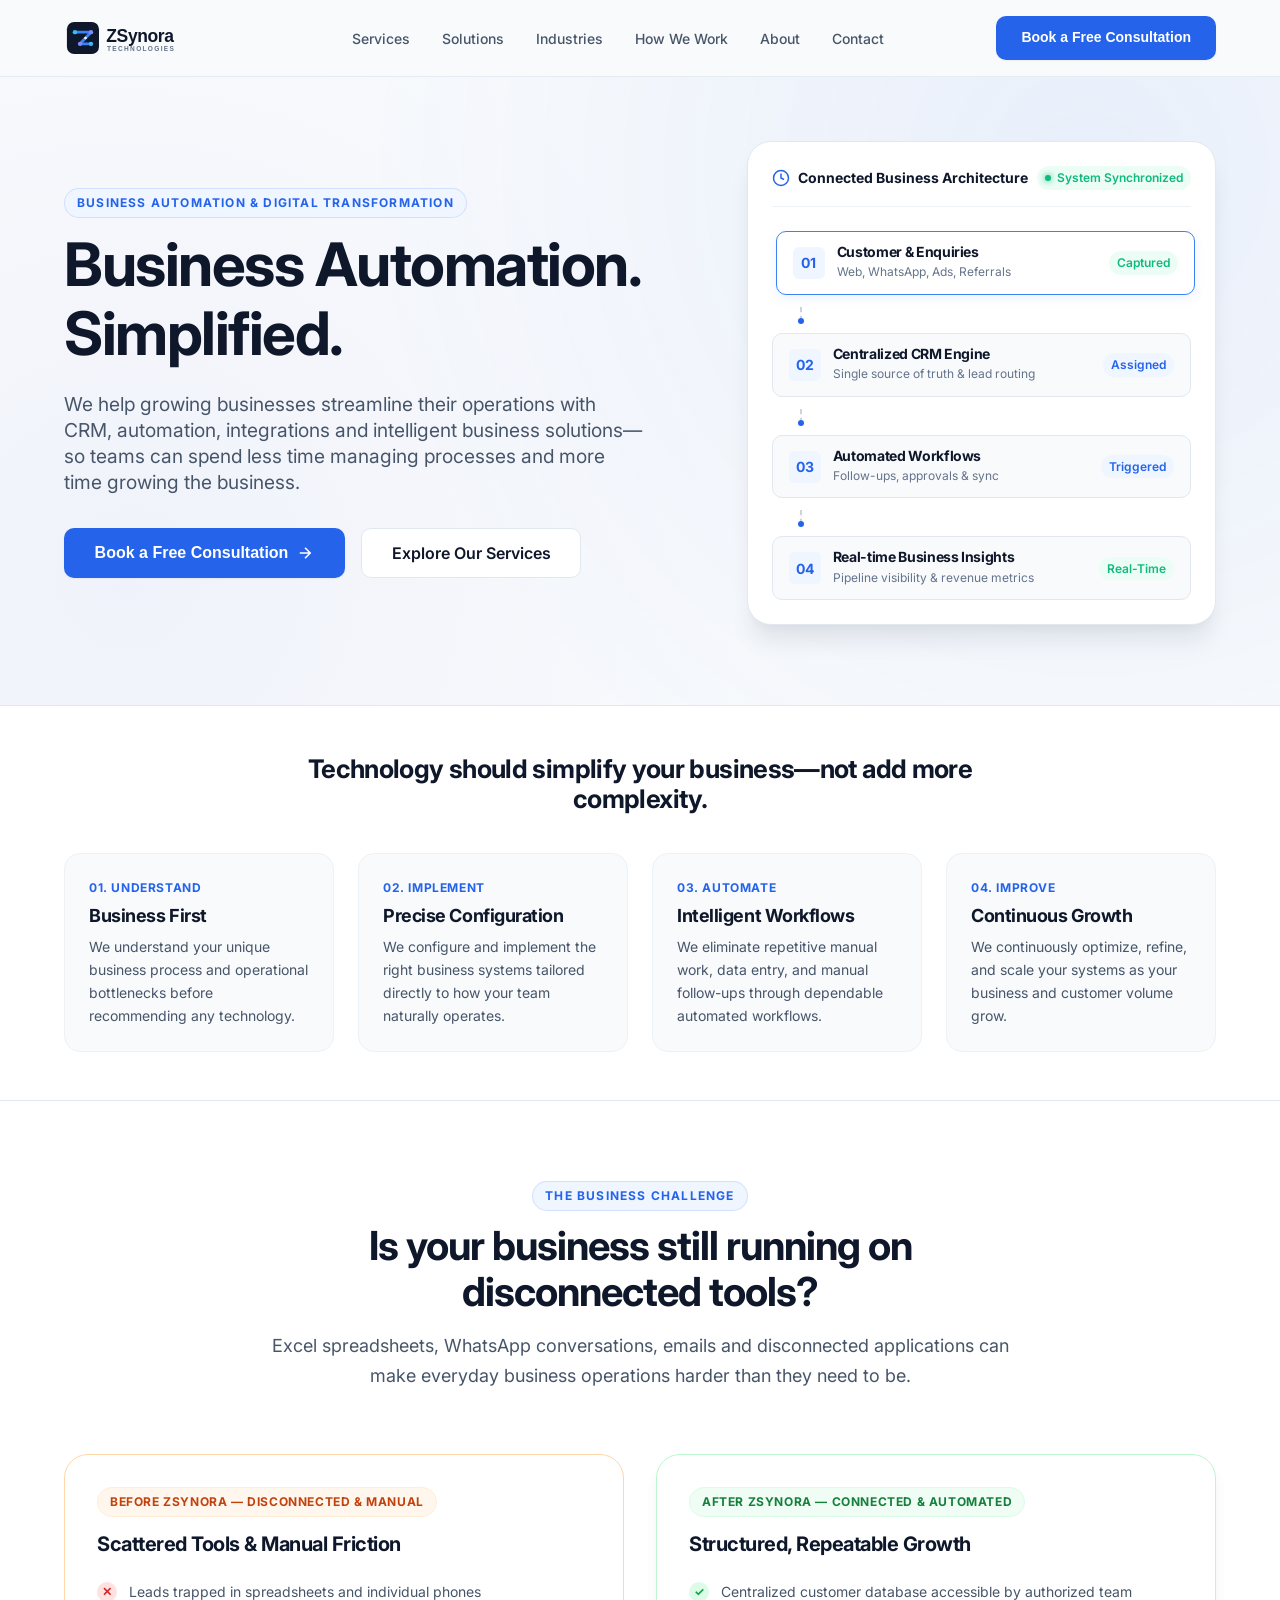
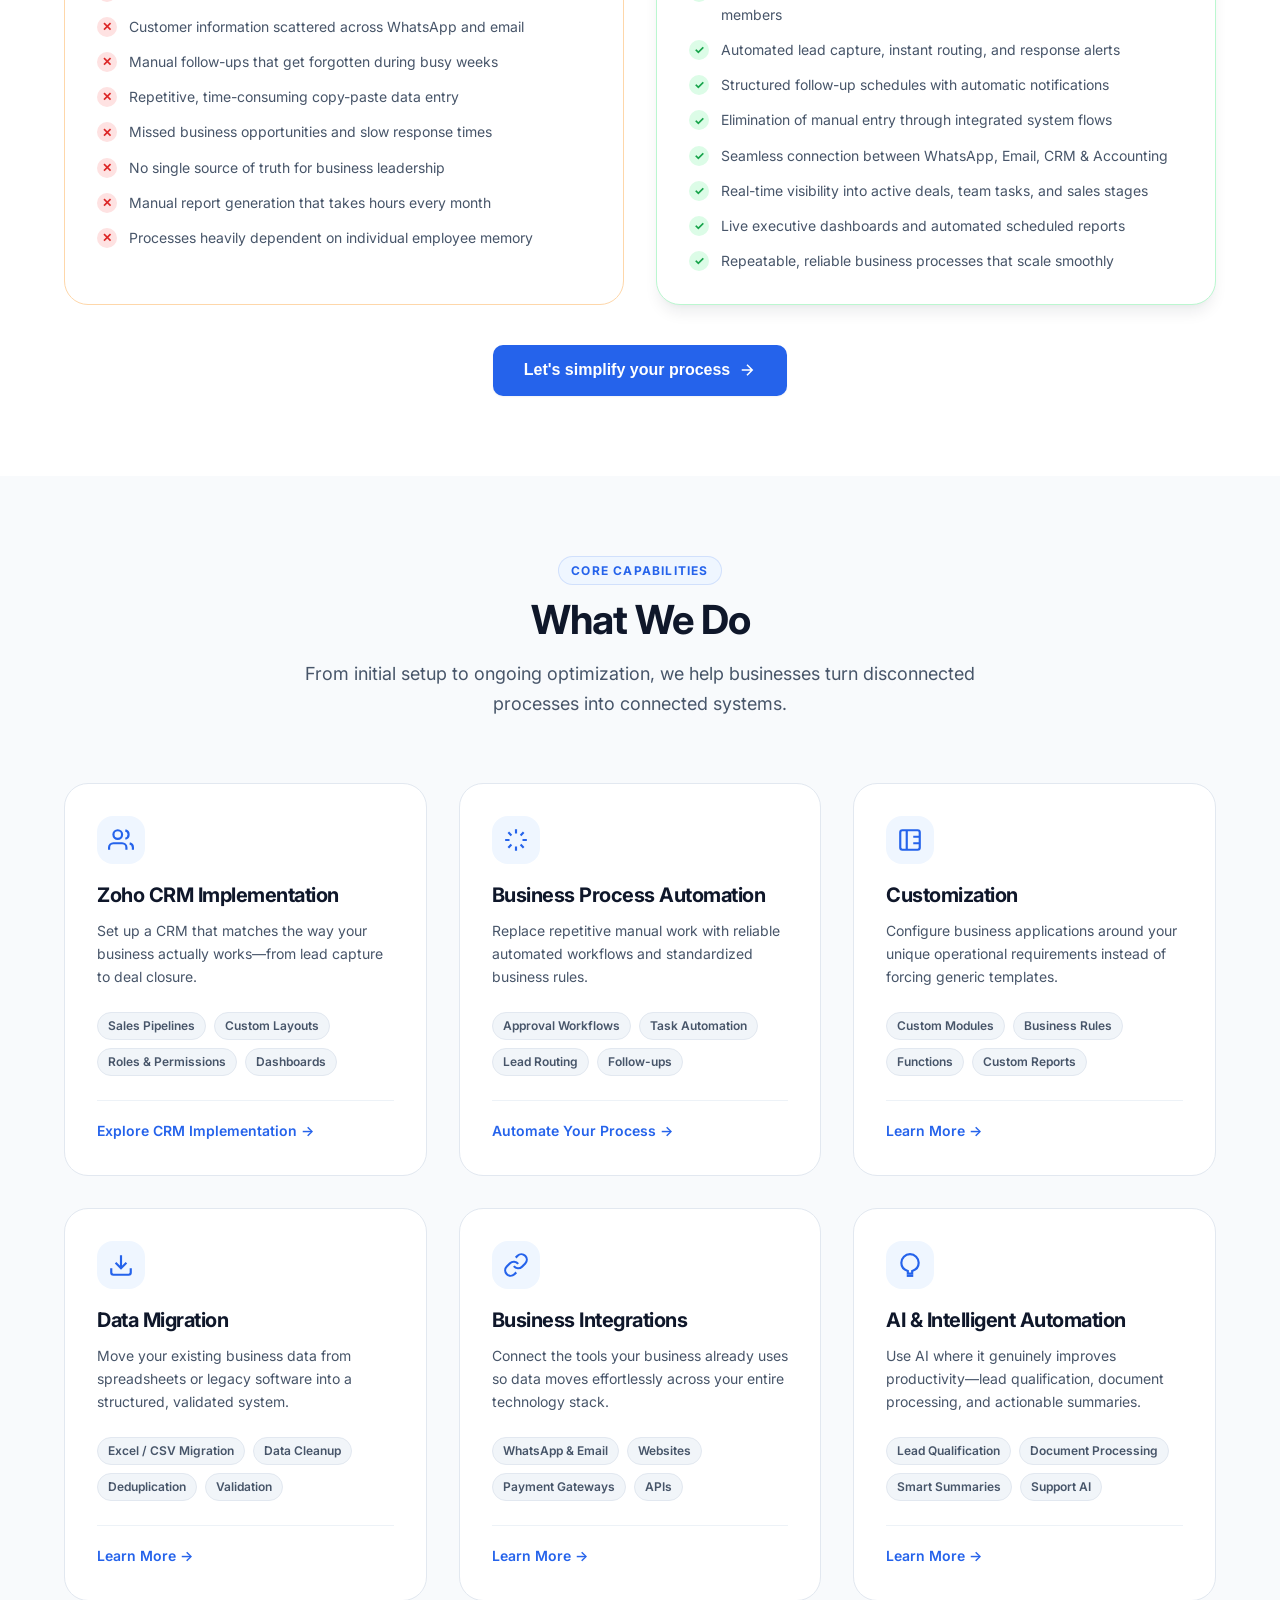
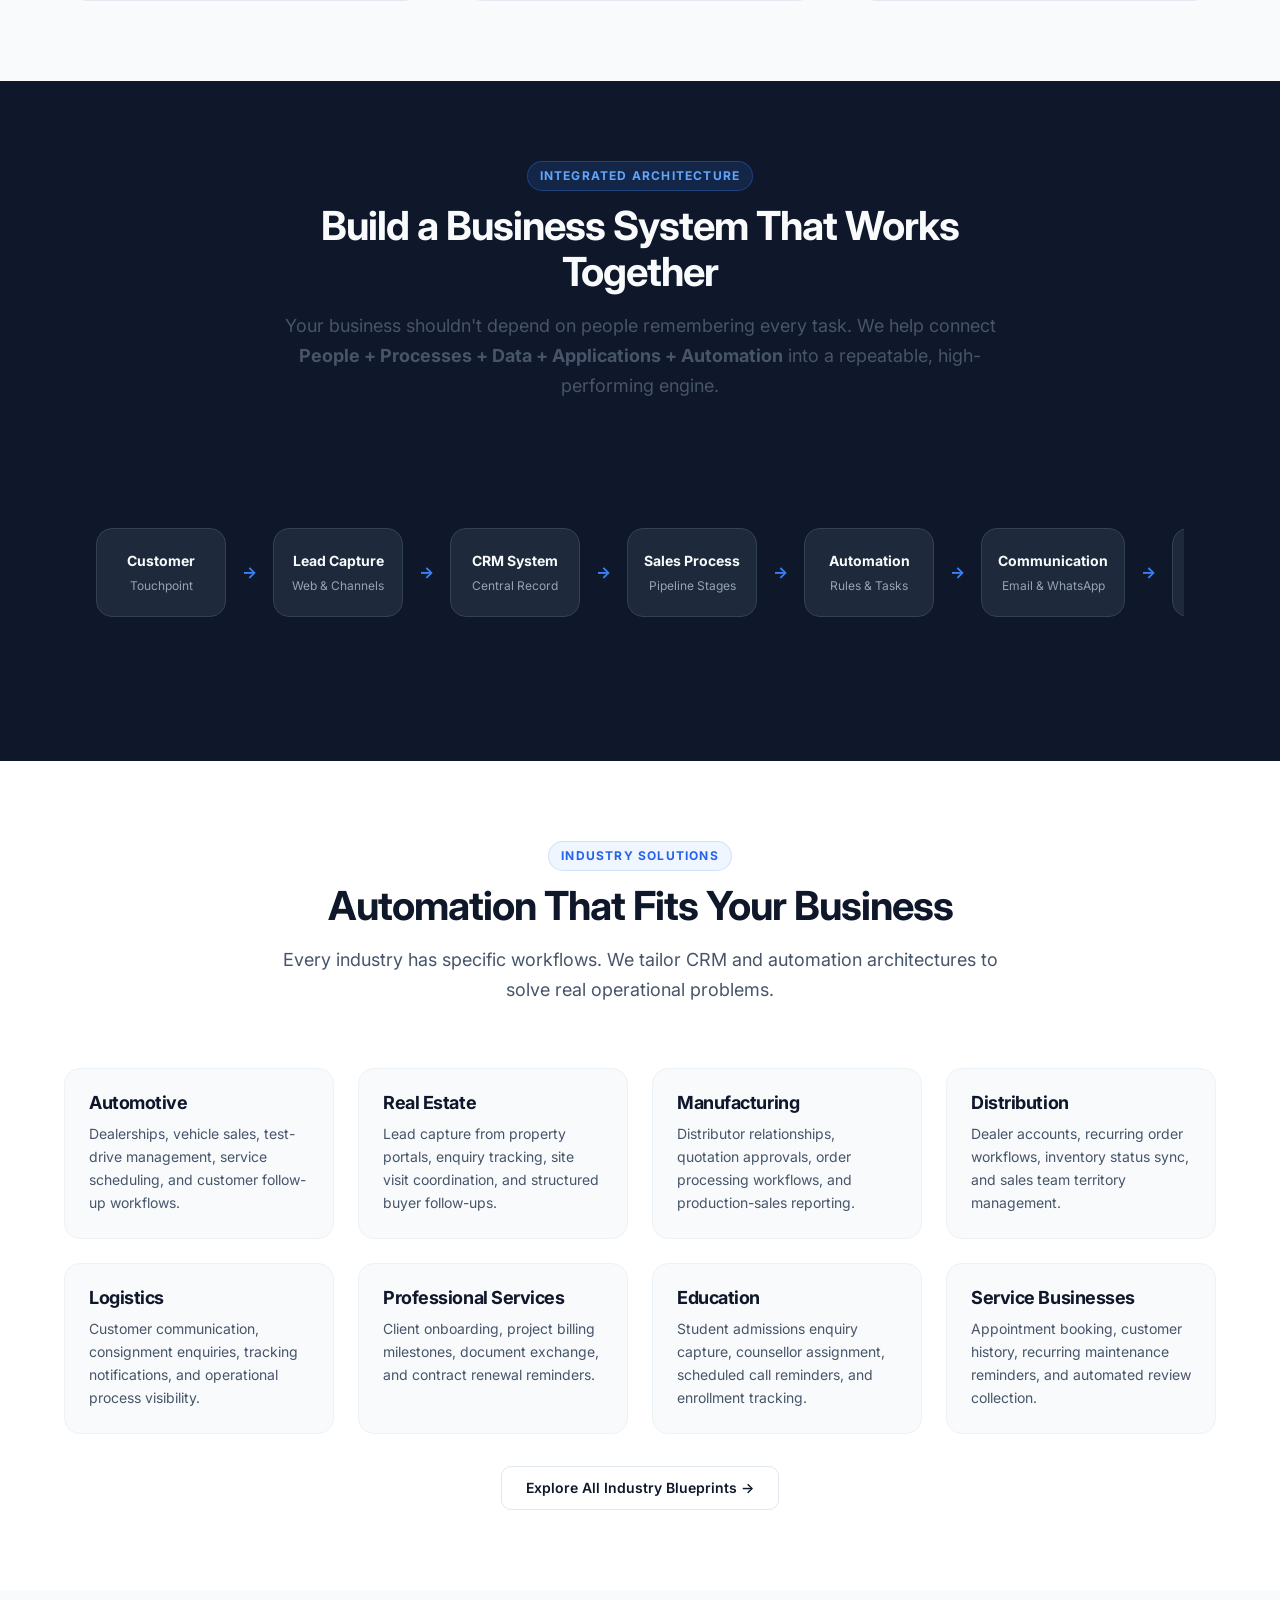
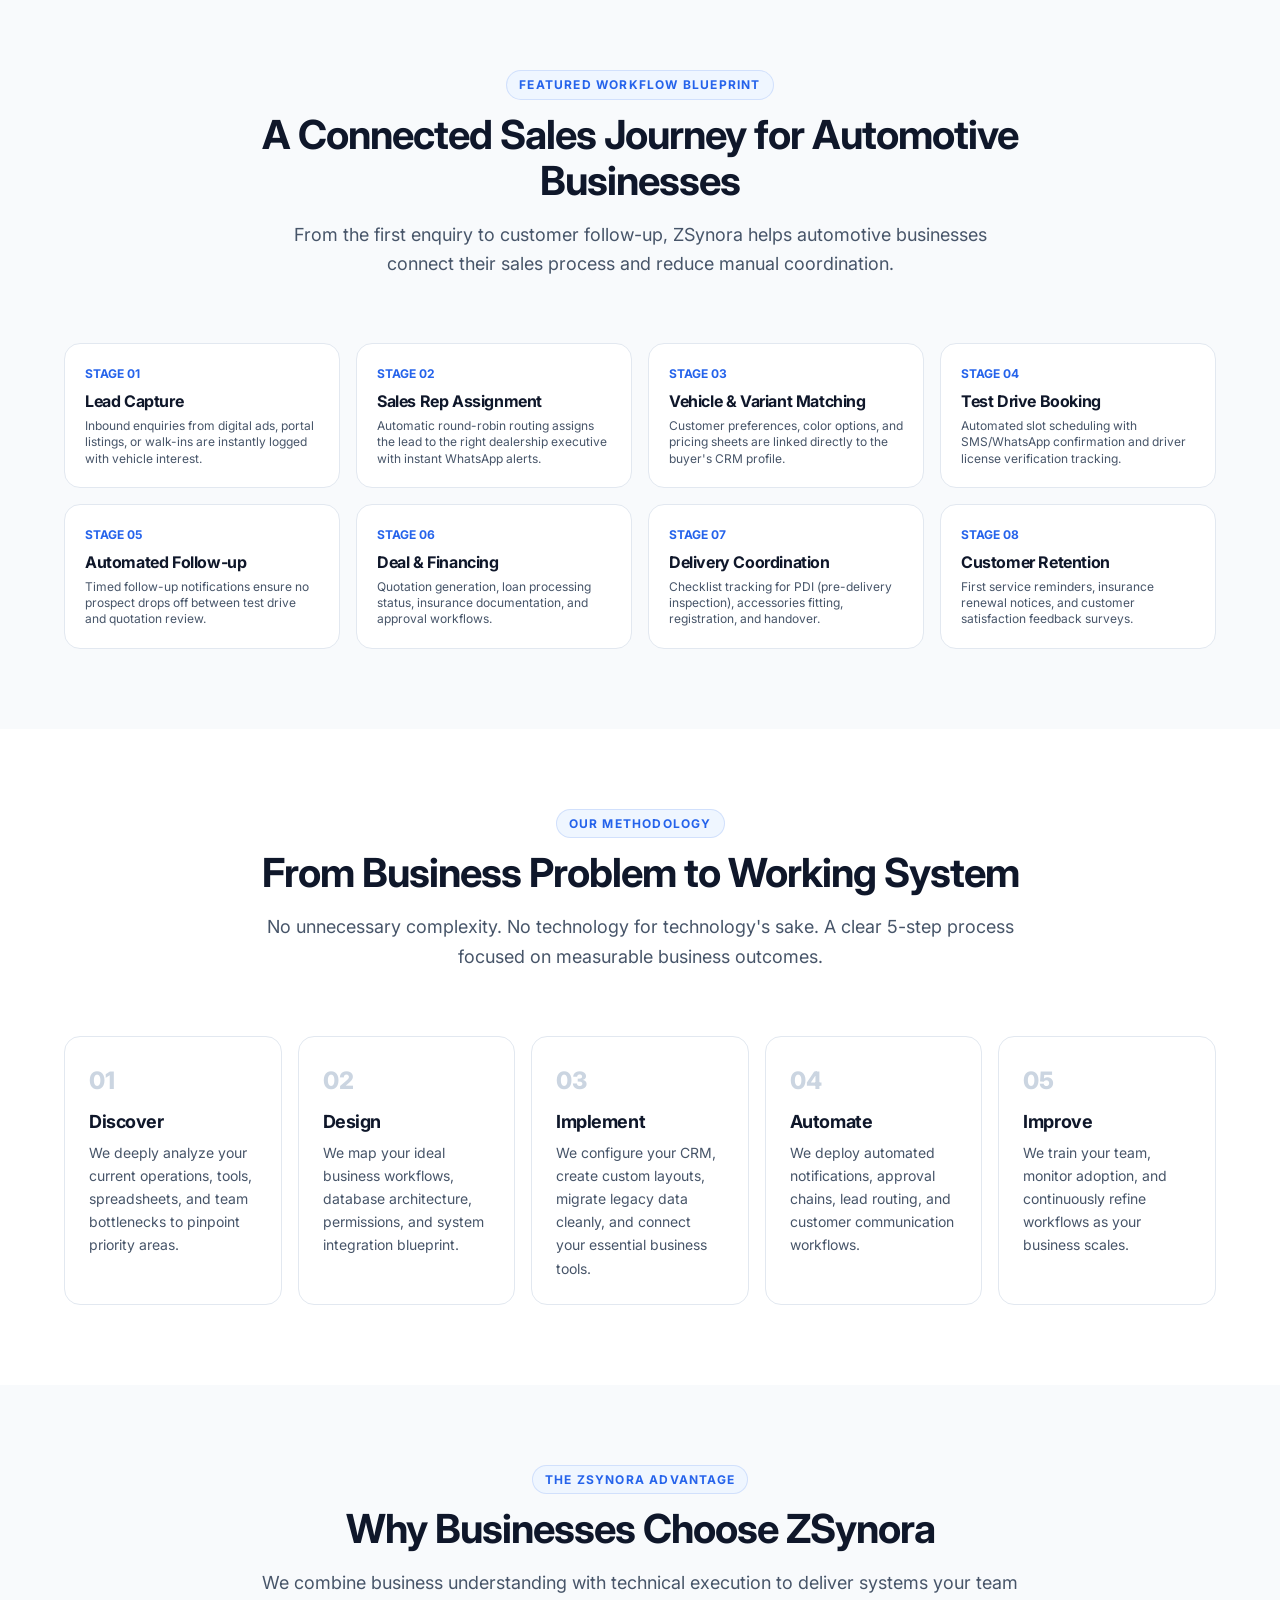
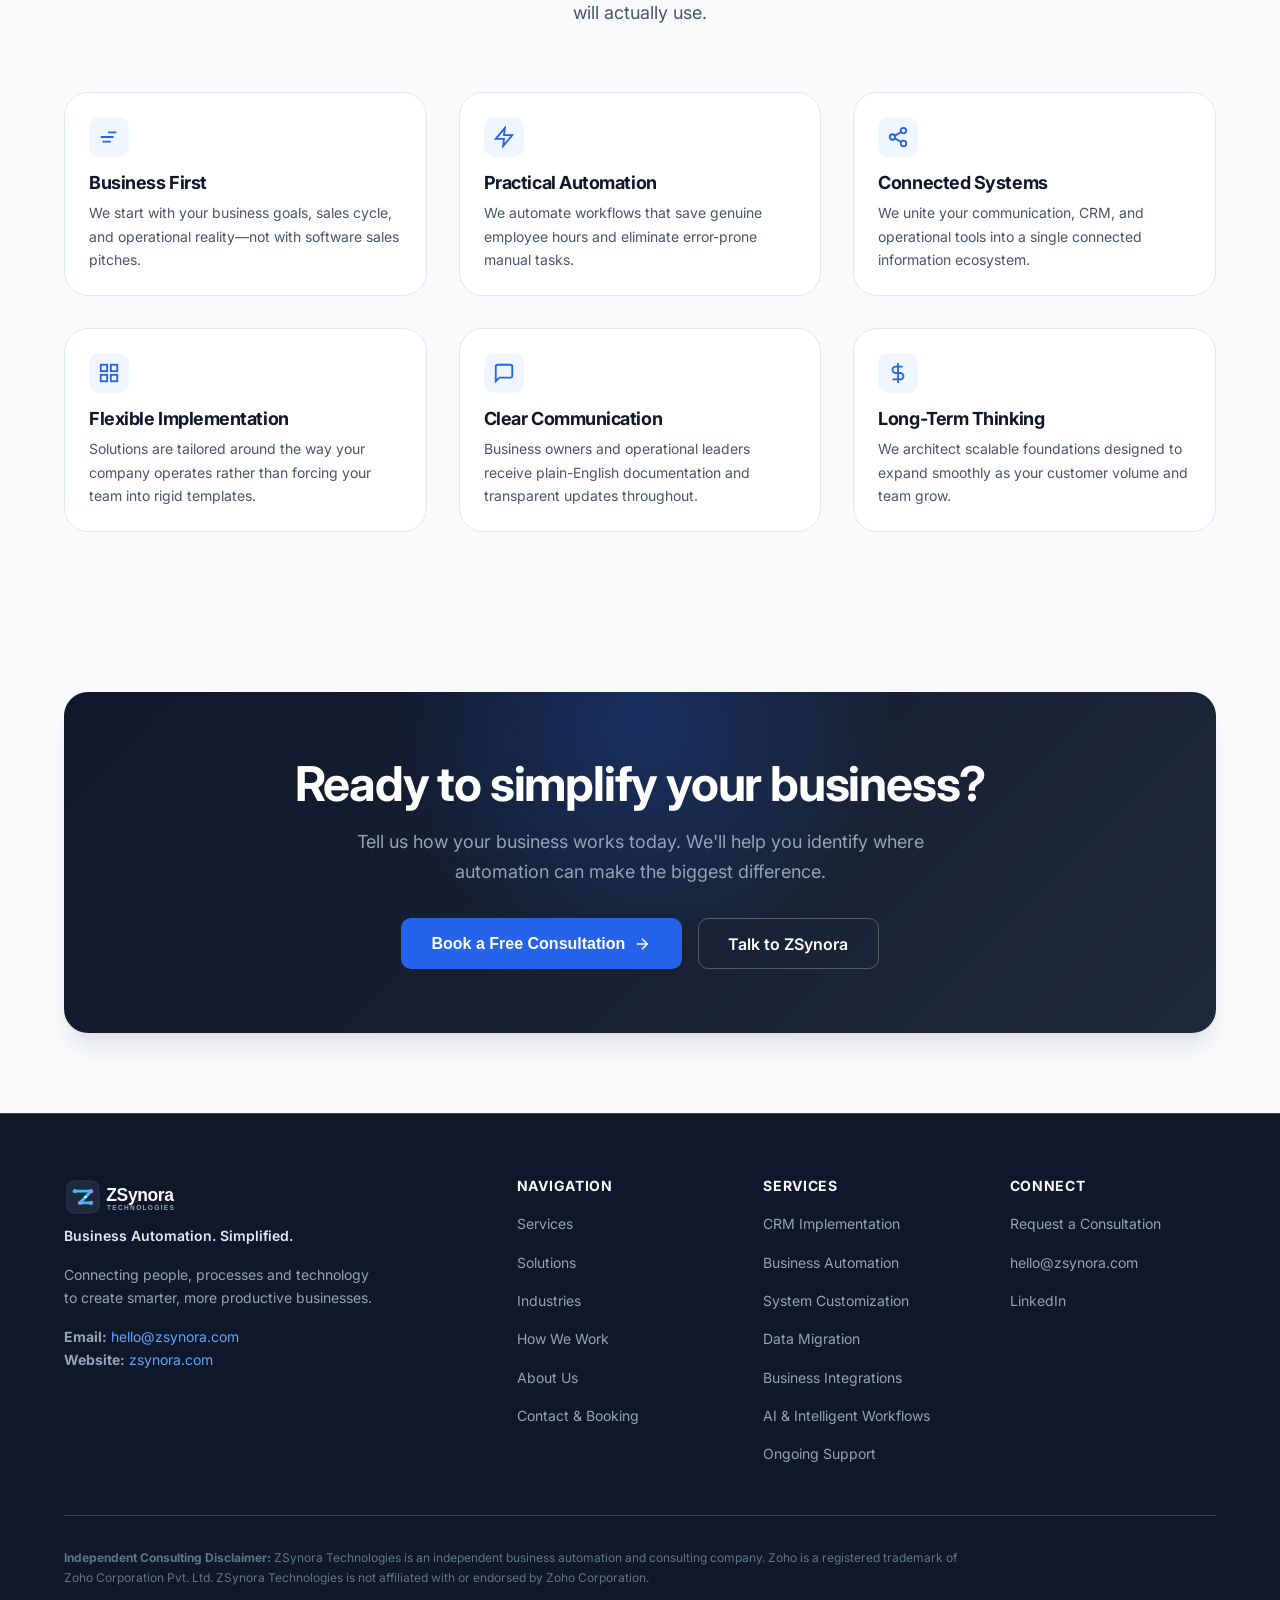
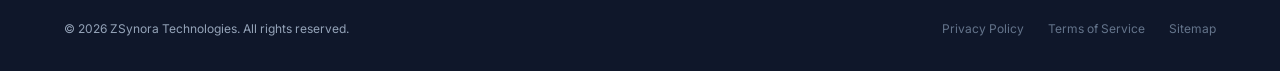
<file: index.html>
<!DOCTYPE html>
<html lang="en">
<head>
  <meta charset="UTF-8">
  <meta name="viewport" content="width=device-width, initial-scale=1.0">
  <title>ZSynora Technologies | Business Automation & Digital Transformation</title>
  <meta name="description" content="ZSynora Technologies helps growing businesses simplify operations through CRM implementation, business automation, integrations, AI solutions and digital transformation.">
  <meta name="keywords" content="business automation, Zoho implementation, Zoho CRM implementation, CRM consultant India, business process automation, CRM setup, workflow automation, Zoho customization, CRM consulting, digital transformation, AI business automation, business automation India">
  
  <!-- Open Graph / Social Media -->
  <meta property="og:type" content="website">
  <meta property="og:url" content="https://zsynora.com/">
  <meta property="og:title" content="ZSynora Technologies | Business Automation & Digital Transformation">
  <meta property="og:description" content="ZSynora Technologies helps growing businesses simplify operations through CRM implementation, business automation, integrations, AI solutions and digital transformation.">
  <meta property="og:image" content="assets/images/logo.svg">
  
  <!-- Twitter Card -->
  <meta name="twitter:card" content="summary_large_image">
  <meta name="twitter:title" content="ZSynora Technologies | Business Automation & Digital Transformation">
  <meta name="twitter:description" content="ZSynora Technologies helps growing businesses simplify operations through CRM implementation, business automation, integrations, AI solutions and digital transformation.">
  
  <link rel="icon" type="image/svg+xml" href="favicon.svg">
  <link rel="stylesheet" href="assets/css/main.css">
  <link rel="stylesheet" href="assets/css/components.css">
</head>
<body>

  <!-- Site Header -->
  <header class="site-header" id="header">
    <div class="container nav-container">
      <a href="index.html" class="brand-logo" aria-label="ZSynora Technologies Home">
        <img src="assets/images/logo.svg" alt="ZSynora Technologies Logo" width="180" height="38">
      </a>

      <!-- Desktop Navigation Menu -->
      <nav aria-label="Main Navigation">
        <ul class="nav-menu">
          <li><a href="#services" class="nav-link">Services</a></li>
          <li><a href="#solutions" class="nav-link">Solutions</a></li>
          <li><a href="#industries" class="nav-link">Industries</a></li>
          <li><a href="#how-we-work" class="nav-link">How We Work</a></li>
          <li><a href="#about" class="nav-link">About</a></li>
          <li><a href="#contact" class="nav-link">Contact</a></li>
        </ul>
      </nav>

      <!-- Right Action CTA -->
      <div class="nav-actions">
        <button class="btn btn-primary" data-open-modal="consultation">Book a Free Consultation</button>
        <button class="mobile-nav-toggle" aria-label="Toggle navigation menu" aria-expanded="false">
          <div class="hamburger-icon">
            <span></span>
            <span></span>
            <span></span>
          </div>
        </button>
      </div>
    </div>
  </header>

  <!-- Mobile Drawer Menu -->
  <div class="mobile-drawer" id="mobile-drawer">
    <ul class="mobile-nav-links">
      <li><a href="#hero" class="nav-link">Home</a></li>
      <li><a href="#services" class="nav-link">Services</a></li>
      <li><a href="#solutions" class="nav-link">Solutions</a></li>
      <li><a href="#industries" class="nav-link">Industries</a></li>
      <li><a href="#how-we-work" class="nav-link">How We Work</a></li>
      <li><a href="#about" class="nav-link">About</a></li>
      <li><a href="#contact" class="nav-link">Contact</a></li>
    </ul>
    <div class="mobile-drawer-footer">
      <button class="btn btn-primary btn-lg" data-open-modal="consultation">Book a Free Consultation</button>
    </div>
  </div>

  <main>
    <!-- 10. HERO SECTION -->
    <section class="hero" id="hero">
      <div class="container hero-grid">
        <div class="hero-content">
          <div class="eyebrow" style="display: block; width: fit-content;">
            <span class="eyebrow-dot"></span>
            Business Automation &amp; Digital Transformation
          </div>
          <h1>Business Automation. Simplified.</h1>
          <p class="lead">
            We help growing businesses streamline their operations with CRM, automation, integrations and intelligent business solutions—so teams can spend less time managing processes and more time growing the business.
          </p>
          <div class="btn-group">
            <button class="btn btn-primary btn-lg" data-open-modal="consultation">
              Book a Free Consultation
              <svg width="18" height="18" viewBox="0 0 24 24" fill="none" stroke="currentColor" stroke-width="2"><path d="M5 12h14M12 5l7 7-7 7"/></svg>
            </button>
            <a href="services.html" class="btn btn-secondary btn-lg">Explore Our Services</a>
          </div>
        </div>

        <!-- Interactive Connected Business System Visual -->
        <div class="hero-visual">
          <div class="system-card-stack">
            <div class="system-card-header">
              <div class="system-card-title">
                <svg width="18" height="18" viewBox="0 0 24 24" fill="none" stroke="var(--color-primary)" stroke-width="2"><circle cx="12" cy="12" r="10"/><path d="M12 6v6l4 2"/></svg>
                Connected Business Architecture
              </div>
              <div class="live-indicator">
                <span class="live-dot"></span>
                System Synchronized
              </div>
            </div>

            <div class="system-flow">
              <!-- Node 1: Inbound / Lead -->
              <div class="flow-node active-node">
                <div class="node-left">
                  <div class="node-icon">01</div>
                  <div class="node-text">
                    <h4>Customer &amp; Enquiries</h4>
                    <p>Web, WhatsApp, Ads, Referrals</p>
                  </div>
                </div>
                <span class="node-status synced">Captured</span>
              </div>

              <div class="flow-connector"></div>

              <!-- Node 2: CRM Core -->
              <div class="flow-node">
                <div class="node-left">
                  <div class="node-icon">02</div>
                  <div class="node-text">
                    <h4>Centralized CRM Engine</h4>
                    <p>Single source of truth &amp; lead routing</p>
                  </div>
                </div>
                <span class="node-status auto">Assigned</span>
              </div>

              <div class="flow-connector"></div>

              <!-- Node 3: Intelligent Workflows -->
              <div class="flow-node">
                <div class="node-left">
                  <div class="node-icon">03</div>
                  <div class="node-text">
                    <h4>Automated Workflows</h4>
                    <p>Follow-ups, approvals &amp; sync</p>
                  </div>
                </div>
                <span class="node-status auto">Triggered</span>
              </div>

              <div class="flow-connector"></div>

              <!-- Node 4: Business Insights -->
              <div class="flow-node">
                <div class="node-left">
                  <div class="node-icon">04</div>
                  <div class="node-text">
                    <h4>Real-time Business Insights</h4>
                    <p>Pipeline visibility &amp; revenue metrics</p>
                  </div>
                </div>
                <span class="node-status synced">Real-Time</span>
              </div>
            </div>
          </div>
        </div>
      </div>
    </section>

    <!-- 11. TRUST / VALUE STRIP -->
    <section class="value-strip">
      <div class="container">
        <div class="value-strip-header">
          <h3>Technology should simplify your business—not add more complexity.</h3>
        </div>
        <div class="grid-4">
          <div class="value-pillar-card">
            <div class="pillar-step">01. Understand</div>
            <h4>Business First</h4>
            <p>We understand your unique business process and operational bottlenecks before recommending any technology.</p>
          </div>
          <div class="value-pillar-card">
            <div class="pillar-step">02. Implement</div>
            <h4>Precise Configuration</h4>
            <p>We configure and implement the right business systems tailored directly to how your team naturally operates.</p>
          </div>
          <div class="value-pillar-card">
            <div class="pillar-step">03. Automate</div>
            <h4>Intelligent Workflows</h4>
            <p>We eliminate repetitive manual work, data entry, and manual follow-ups through dependable automated workflows.</p>
          </div>
          <div class="value-pillar-card">
            <div class="pillar-step">04. Improve</div>
            <h4>Continuous Growth</h4>
            <p>We continuously optimize, refine, and scale your systems as your business and customer volume grow.</p>
          </div>
        </div>
      </div>
    </section>

    <!-- 12. PROBLEM SECTION -->
    <section class="section section-alt" id="problem">
      <div class="container">
        <div class="section-header">
          <div class="eyebrow">The Business Challenge</div>
          <h2>Is your business still running on disconnected tools?</h2>
          <p>
            Excel spreadsheets, WhatsApp conversations, emails and disconnected applications can make everyday business operations harder than they need to be.
          </p>
        </div>

        <div class="comparison-grid">
          <!-- BEFORE CARD -->
          <div class="comparison-card before">
            <div class="comparison-badge">Before ZSynora — Disconnected &amp; Manual</div>
            <h3>Scattered Tools &amp; Manual Friction</h3>
            <ul class="comparison-list">
              <li class="comparison-item">
                <span class="comparison-icon">✕</span>
                <span>Leads trapped in spreadsheets and individual phones</span>
              </li>
              <li class="comparison-item">
                <span class="comparison-icon">✕</span>
                <span>Customer information scattered across WhatsApp and email</span>
              </li>
              <li class="comparison-item">
                <span class="comparison-icon">✕</span>
                <span>Manual follow-ups that get forgotten during busy weeks</span>
              </li>
              <li class="comparison-item">
                <span class="comparison-icon">✕</span>
                <span>Repetitive, time-consuming copy-paste data entry</span>
              </li>
              <li class="comparison-item">
                <span class="comparison-icon">✕</span>
                <span>Missed business opportunities and slow response times</span>
              </li>
              <li class="comparison-item">
                <span class="comparison-icon">✕</span>
                <span>No single source of truth for business leadership</span>
              </li>
              <li class="comparison-item">
                <span class="comparison-icon">✕</span>
                <span>Manual report generation that takes hours every month</span>
              </li>
              <li class="comparison-item">
                <span class="comparison-icon">✕</span>
                <span>Processes heavily dependent on individual employee memory</span>
              </li>
            </ul>
          </div>

          <!-- AFTER CARD -->
          <div class="comparison-card after">
            <div class="comparison-badge">After ZSynora — Connected &amp; Automated</div>
            <h3>Structured, Repeatable Growth</h3>
            <ul class="comparison-list">
              <li class="comparison-item">
                <span class="comparison-icon">✓</span>
                <span>Centralized customer database accessible by authorized team members</span>
              </li>
              <li class="comparison-item">
                <span class="comparison-icon">✓</span>
                <span>Automated lead capture, instant routing, and response alerts</span>
              </li>
              <li class="comparison-item">
                <span class="comparison-icon">✓</span>
                <span>Structured follow-up schedules with automatic notifications</span>
              </li>
              <li class="comparison-item">
                <span class="comparison-icon">✓</span>
                <span>Elimination of manual entry through integrated system flows</span>
              </li>
              <li class="comparison-item">
                <span class="comparison-icon">✓</span>
                <span>Seamless connection between WhatsApp, Email, CRM &amp; Accounting</span>
              </li>
              <li class="comparison-item">
                <span class="comparison-icon">✓</span>
                <span>Real-time visibility into active deals, team tasks, and sales stages</span>
              </li>
              <li class="comparison-item">
                <span class="comparison-icon">✓</span>
                <span>Live executive dashboards and automated scheduled reports</span>
              </li>
              <li class="comparison-item">
                <span class="comparison-icon">✓</span>
                <span>Repeatable, reliable business processes that scale smoothly</span>
              </li>
            </ul>
          </div>
        </div>

        <div style="text-align: center; margin-top: var(--space-10);">
          <button class="btn btn-primary btn-lg" data-open-modal="consultation">
            Let's simplify your process
            <svg width="18" height="18" viewBox="0 0 24 24" fill="none" stroke="currentColor" stroke-width="2"><path d="M5 12h14M12 5l7 7-7 7"/></svg>
          </button>
        </div>
      </div>
    </section>

    <!-- 13. SERVICES SECTION -->
    <section class="section" id="services">
      <div class="container">
        <div class="section-header">
          <div class="eyebrow">Core Capabilities</div>
          <h2>What We Do</h2>
          <p>
            From initial setup to ongoing optimization, we help businesses turn disconnected processes into connected systems.
          </p>
        </div>

        <div class="grid-3">
          <!-- Service 1: Zoho CRM Implementation -->
          <div class="service-card">
            <div>
              <div class="service-card-icon">
                <svg viewBox="0 0 24 24" fill="none" stroke="currentColor" stroke-width="2"><path d="M17 21v-2a4 4 0 0 0-4-4H5a4 4 0 0 0-4 4v2"/><circle cx="9" cy="7" r="4"/><path d="M23 21v-2a4 4 0 0 0-3-3.87"/><path d="M16 3.13a4 4 0 0 1 0 7.75"/></svg>
              </div>
              <h3>Zoho CRM Implementation</h3>
              <p>Set up a CRM that matches the way your business actually works—from lead capture to deal closure.</p>
              <div class="service-tags">
                <span class="badge">Sales Pipelines</span>
                <span class="badge">Custom Layouts</span>
                <span class="badge">Roles &amp; Permissions</span>
                <span class="badge">Dashboards</span>
              </div>
            </div>
            <div class="service-card-footer">
              <a href="services.html#crm">Explore CRM Implementation →</a>
            </div>
          </div>

          <!-- Service 2: Business Process Automation -->
          <div class="service-card">
            <div>
              <div class="service-card-icon">
                <svg viewBox="0 0 24 24" fill="none" stroke="currentColor" stroke-width="2"><path d="M12 2v4M12 18v4M4.93 4.93l2.83 2.83M16.24 16.24l2.83 2.83M2 12h4M18 12h4M4.93 19.07l2.83-2.83M16.24 7.76l2.83-2.83"/></svg>
              </div>
              <h3>Business Process Automation</h3>
              <p>Replace repetitive manual work with reliable automated workflows and standardized business rules.</p>
              <div class="service-tags">
                <span class="badge">Approval Workflows</span>
                <span class="badge">Task Automation</span>
                <span class="badge">Lead Routing</span>
                <span class="badge">Follow-ups</span>
              </div>
            </div>
            <div class="service-card-footer">
              <a href="services.html#automation">Automate Your Process →</a>
            </div>
          </div>

          <!-- Service 3: Customization -->
          <div class="service-card">
            <div>
              <div class="service-card-icon">
                <svg viewBox="0 0 24 24" fill="none" stroke="currentColor" stroke-width="2"><rect x="3" y="3" width="18" height="18" rx="2"/><path d="M9 3v18M15 9h6M15 15h6"/></svg>
              </div>
              <h3>Customization</h3>
              <p>Configure business applications around your unique operational requirements instead of forcing generic templates.</p>
              <div class="service-tags">
                <span class="badge">Custom Modules</span>
                <span class="badge">Business Rules</span>
                <span class="badge">Functions</span>
                <span class="badge">Custom Reports</span>
              </div>
            </div>
            <div class="service-card-footer">
              <a href="services.html#customization">Learn More →</a>
            </div>
          </div>

          <!-- Service 4: Data Migration -->
          <div class="service-card">
            <div>
              <div class="service-card-icon">
                <svg viewBox="0 0 24 24" fill="none" stroke="currentColor" stroke-width="2"><path d="M21 15v4a2 2 0 0 1-2 2H5a2 2 0 0 1-2-2v-4M7 10l5 5 5-5M12 15V3"/></svg>
              </div>
              <h3>Data Migration</h3>
              <p>Move your existing business data from spreadsheets or legacy software into a structured, validated system.</p>
              <div class="service-tags">
                <span class="badge">Excel / CSV Migration</span>
                <span class="badge">Data Cleanup</span>
                <span class="badge">Deduplication</span>
                <span class="badge">Validation</span>
              </div>
            </div>
            <div class="service-card-footer">
              <a href="services.html#migration">Learn More →</a>
            </div>
          </div>

          <!-- Service 5: Business Integrations -->
          <div class="service-card">
            <div>
              <div class="service-card-icon">
                <svg viewBox="0 0 24 24" fill="none" stroke="currentColor" stroke-width="2"><path d="M10 13a5 5 0 0 0 7.54.54l3-3a5 5 0 0 0-7.07-7.07l-1.72 1.71"/><path d="M14 11a5 5 0 0 0-7.54-.54l-3 3a5 5 0 0 0 7.07 7.07l1.71-1.71"/></svg>
              </div>
              <h3>Business Integrations</h3>
              <p>Connect the tools your business already uses so data moves effortlessly across your entire technology stack.</p>
              <div class="service-tags">
                <span class="badge">WhatsApp &amp; Email</span>
                <span class="badge">Websites</span>
                <span class="badge">Payment Gateways</span>
                <span class="badge">APIs</span>
              </div>
            </div>
            <div class="service-card-footer">
              <a href="services.html#integrations">Learn More →</a>
            </div>
          </div>

          <!-- Service 6: AI & Intelligent Automation -->
          <div class="service-card">
            <div>
              <div class="service-card-icon">
                <svg viewBox="0 0 24 24" fill="none" stroke="currentColor" stroke-width="2"><path d="M12 2a8 8 0 0 1 8 8c0 3.5-2.5 6.5-6 7.5V20H10v-2.5C6.5 16.5 4 13.5 4 10a8 8 0 0 1 8-8z"/><path d="M9 22h6"/></svg>
              </div>
              <h3>AI &amp; Intelligent Automation</h3>
              <p>Use AI where it genuinely improves productivity—lead qualification, document processing, and actionable summaries.</p>
              <div class="service-tags">
                <span class="badge">Lead Qualification</span>
                <span class="badge">Document Processing</span>
                <span class="badge">Smart Summaries</span>
                <span class="badge">Support AI</span>
              </div>
            </div>
            <div class="service-card-footer">
              <a href="services.html#ai">Learn More →</a>
            </div>
          </div>
        </div>
      </div>
    </section>

    <!-- 14. SOLUTIONS & CONNECTED ARCHITECTURE -->
    <section class="section section-dark" id="solutions">
      <div class="container">
        <div class="section-header">
          <div class="eyebrow">Integrated Architecture</div>
          <h2>Build a Business System That Works Together</h2>
          <p>
            Your business shouldn't depend on people remembering every task. We help connect <strong>People + Processes + Data + Applications + Automation</strong> into a repeatable, high-performing engine.
          </p>
        </div>

        <div class="architecture-box">
          <div class="architecture-grid">
            <div class="arch-node">
              <div class="arch-node-title">Customer</div>
              <div class="arch-node-subtitle">Touchpoint</div>
            </div>
            <span class="arch-arrow">→</span>
            <div class="arch-node">
              <div class="arch-node-title">Lead Capture</div>
              <div class="arch-node-subtitle">Web &amp; Channels</div>
            </div>
            <span class="arch-arrow">→</span>
            <div class="arch-node">
              <div class="arch-node-title">CRM System</div>
              <div class="arch-node-subtitle">Central Record</div>
            </div>
            <span class="arch-arrow">→</span>
            <div class="arch-node">
              <div class="arch-node-title">Sales Process</div>
              <div class="arch-node-subtitle">Pipeline Stages</div>
            </div>
            <span class="arch-arrow">→</span>
            <div class="arch-node">
              <div class="arch-node-title">Automation</div>
              <div class="arch-node-subtitle">Rules &amp; Tasks</div>
            </div>
            <span class="arch-arrow">→</span>
            <div class="arch-node">
              <div class="arch-node-title">Communication</div>
              <div class="arch-node-subtitle">Email &amp; WhatsApp</div>
            </div>
            <span class="arch-arrow">→</span>
            <div class="arch-node">
              <div class="arch-node-title">Reporting</div>
              <div class="arch-node-subtitle">Live Analytics</div>
            </div>
            <span class="arch-arrow">→</span>
            <div class="arch-node">
              <div class="arch-node-title">Customer Support</div>
              <div class="arch-node-subtitle">Service &amp; Retention</div>
            </div>
          </div>
        </div>
      </div>
    </section>

    <!-- 15. INDUSTRY SECTION -->
    <section class="section section-alt" id="industries">
      <div class="container">
        <div class="section-header">
          <div class="eyebrow">Industry Solutions</div>
          <h2>Automation That Fits Your Business</h2>
          <p>
            Every industry has specific workflows. We tailor CRM and automation architectures to solve real operational problems.
          </p>
        </div>

        <div class="grid-4">
          <div class="value-pillar-card">
            <h4>Automotive</h4>
            <p>Dealerships, vehicle sales, test-drive management, service scheduling, and customer follow-up workflows.</p>
          </div>
          <div class="value-pillar-card">
            <h4>Real Estate</h4>
            <p>Lead capture from property portals, enquiry tracking, site visit coordination, and structured buyer follow-ups.</p>
          </div>
          <div class="value-pillar-card">
            <h4>Manufacturing</h4>
            <p>Distributor relationships, quotation approvals, order processing workflows, and production-sales reporting.</p>
          </div>
          <div class="value-pillar-card">
            <h4>Distribution</h4>
            <p>Dealer accounts, recurring order workflows, inventory status sync, and sales team territory management.</p>
          </div>
          <div class="value-pillar-card">
            <h4>Logistics</h4>
            <p>Customer communication, consignment enquiries, tracking notifications, and operational process visibility.</p>
          </div>
          <div class="value-pillar-card">
            <h4>Professional Services</h4>
            <p>Client onboarding, project billing milestones, document exchange, and contract renewal reminders.</p>
          </div>
          <div class="value-pillar-card">
            <h4>Education</h4>
            <p>Student admissions enquiry capture, counsellor assignment, scheduled call reminders, and enrollment tracking.</p>
          </div>
          <div class="value-pillar-card">
            <h4>Service Businesses</h4>
            <p>Appointment booking, customer history, recurring maintenance reminders, and automated review collection.</p>
          </div>
        </div>

        <div style="text-align: center; margin-top: var(--space-8);">
          <a href="industries.html" class="btn btn-secondary">Explore All Industry Blueprints →</a>
        </div>
      </div>
    </section>

    <!-- 16. FEATURED AUTOMOTIVE SOLUTION -->
    <section class="section" id="automotive-journey">
      <div class="container">
        <div class="section-header">
          <div class="eyebrow">Featured Workflow Blueprint</div>
          <h2>A Connected Sales Journey for Automotive Businesses</h2>
          <p>
            From the first enquiry to customer follow-up, ZSynora helps automotive businesses connect their sales process and reduce manual coordination.
          </p>
        </div>

        <div class="journey-timeline">
          <div class="journey-step-card">
            <div class="journey-step-num">STAGE 01</div>
            <h4>Lead Capture</h4>
            <p>Inbound enquiries from digital ads, portal listings, or walk-ins are instantly logged with vehicle interest.</p>
          </div>

          <div class="journey-step-card">
            <div class="journey-step-num">STAGE 02</div>
            <h4>Sales Rep Assignment</h4>
            <p>Automatic round-robin routing assigns the lead to the right dealership executive with instant WhatsApp alerts.</p>
          </div>

          <div class="journey-step-card">
            <div class="journey-step-num">STAGE 03</div>
            <h4>Vehicle &amp; Variant Matching</h4>
            <p>Customer preferences, color options, and pricing sheets are linked directly to the buyer's CRM profile.</p>
          </div>

          <div class="journey-step-card">
            <div class="journey-step-num">STAGE 04</div>
            <h4>Test Drive Booking</h4>
            <p>Automated slot scheduling with SMS/WhatsApp confirmation and driver license verification tracking.</p>
          </div>

          <div class="journey-step-card">
            <div class="journey-step-num">STAGE 05</div>
            <h4>Automated Follow-up</h4>
            <p>Timed follow-up notifications ensure no prospect drops off between test drive and quotation review.</p>
          </div>

          <div class="journey-step-card">
            <div class="journey-step-num">STAGE 06</div>
            <h4>Deal &amp; Financing</h4>
            <p>Quotation generation, loan processing status, insurance documentation, and approval workflows.</p>
          </div>

          <div class="journey-step-card">
            <div class="journey-step-num">STAGE 07</div>
            <h4>Delivery Coordination</h4>
            <p>Checklist tracking for PDI (pre-delivery inspection), accessories fitting, registration, and handover.</p>
          </div>

          <div class="journey-step-card">
            <div class="journey-step-num">STAGE 08</div>
            <h4>Customer Retention</h4>
            <p>First service reminders, insurance renewal notices, and customer satisfaction feedback surveys.</p>
          </div>
        </div>
      </div>
    </section>

    <!-- 17. HOW WE WORK -->
    <section class="section section-alt" id="how-we-work">
      <div class="container">
        <div class="section-header">
          <div class="eyebrow">Our Methodology</div>
          <h2>From Business Problem to Working System</h2>
          <p>
            No unnecessary complexity. No technology for technology's sake. A clear 5-step process focused on measurable business outcomes.
          </p>
        </div>

        <div class="process-grid">
          <div class="process-card">
            <div class="process-num">01</div>
            <h4>Discover</h4>
            <p>We deeply analyze your current operations, tools, spreadsheets, and team bottlenecks to pinpoint priority areas.</p>
          </div>

          <div class="process-card">
            <div class="process-num">02</div>
            <h4>Design</h4>
            <p>We map your ideal business workflows, database architecture, permissions, and system integration blueprint.</p>
          </div>

          <div class="process-card">
            <div class="process-num">03</div>
            <h4>Implement</h4>
            <p>We configure your CRM, create custom layouts, migrate legacy data cleanly, and connect your essential business tools.</p>
          </div>

          <div class="process-card">
            <div class="process-num">04</div>
            <h4>Automate</h4>
            <p>We deploy automated notifications, approval chains, lead routing, and customer communication workflows.</p>
          </div>

          <div class="process-card">
            <div class="process-num">05</div>
            <h4>Improve</h4>
            <p>We train your team, monitor adoption, and continuously refine workflows as your business scales.</p>
          </div>
        </div>
      </div>
    </section>

    <!-- 18 & 19. ABOUT / WHY ZSYNORA -->
    <section class="section" id="about">
      <div class="container">
        <div class="section-header">
          <div class="eyebrow">The ZSynora Advantage</div>
          <h2>Why Businesses Choose ZSynora</h2>
          <p>
            We combine business understanding with technical execution to deliver systems your team will actually use.
          </p>
        </div>

        <div class="grid-3">
          <div class="why-card">
            <div class="why-icon">
              <svg width="22" height="22" viewBox="0 0 24 24" fill="none" stroke="currentColor" stroke-width="2"><path d="M20 7h-9M14 17H5M17 12H3"/></svg>
            </div>
            <h4>Business First</h4>
            <p>We start with your business goals, sales cycle, and operational reality—not with software sales pitches.</p>
          </div>

          <div class="why-card">
            <div class="why-icon">
              <svg width="22" height="22" viewBox="0 0 24 24" fill="none" stroke="currentColor" stroke-width="2"><path d="M13 2L3 14h9l-1 8 10-12h-9l1-8z"/></svg>
            </div>
            <h4>Practical Automation</h4>
            <p>We automate workflows that save genuine employee hours and eliminate error-prone manual tasks.</p>
          </div>

          <div class="why-card">
            <div class="why-icon">
              <svg width="22" height="22" viewBox="0 0 24 24" fill="none" stroke="currentColor" stroke-width="2"><circle cx="18" cy="5" r="3"/><circle cx="6" cy="12" r="3"/><circle cx="18" cy="19" r="3"/><line x1="8.59" y1="13.51" x2="15.42" y2="17.49"/><line x1="15.41" y1="6.51" x2="8.59" y2="10.49"/></svg>
            </div>
            <h4>Connected Systems</h4>
            <p>We unite your communication, CRM, and operational tools into a single connected information ecosystem.</p>
          </div>

          <div class="why-card">
            <div class="why-icon">
              <svg width="22" height="22" viewBox="0 0 24 24" fill="none" stroke="currentColor" stroke-width="2"><rect x="3" y="3" width="7" height="7"/><rect x="14" y="3" width="7" height="7"/><rect x="14" y="14" width="7" height="7"/><rect x="3" y="14" width="7" height="7"/></svg>
            </div>
            <h4>Flexible Implementation</h4>
            <p>Solutions are tailored around the way your company operates rather than forcing your team into rigid templates.</p>
          </div>

          <div class="why-card">
            <div class="why-icon">
              <svg width="22" height="22" viewBox="0 0 24 24" fill="none" stroke="currentColor" stroke-width="2"><path d="M21 15a2 2 0 0 1-2 2H7l-4 4V5a2 2 0 0 1 2-2h14a2 2 0 0 1 2 2z"/></svg>
            </div>
            <h4>Clear Communication</h4>
            <p>Business owners and operational leaders receive plain-English documentation and transparent updates throughout.</p>
          </div>

          <div class="why-card">
            <div class="why-icon">
              <svg width="22" height="22" viewBox="0 0 24 24" fill="none" stroke="currentColor" stroke-width="2"><line x1="12" y1="1" x2="12" y2="23"/><path d="M17 5H9.5a3.5 3.5 0 0 0 0 7h5a3.5 3.5 0 0 1 0 7H6"/></svg>
            </div>
            <h4>Long-Term Thinking</h4>
            <p>We architect scalable foundations designed to expand smoothly as your customer volume and team grow.</p>
          </div>
        </div>
      </div>
    </section>

    <!-- 20. CTA & CONTACT BANNER -->
    <section class="section" id="contact">
      <div class="container">
        <div class="cta-banner">
          <h2>Ready to simplify your business?</h2>
          <p>
            Tell us how your business works today. We'll help you identify where automation can make the biggest difference.
          </p>
          <div class="btn-group">
            <button class="btn btn-primary btn-lg" data-open-modal="consultation">
              Book a Free Consultation
              <svg width="18" height="18" viewBox="0 0 24 24" fill="none" stroke="currentColor" stroke-width="2"><path d="M5 12h14M12 5l7 7-7 7"/></svg>
            </button>
            <a href="contact.html" class="btn btn-outline-white btn-lg">Talk to ZSynora</a>
          </div>
        </div>
      </div>
    </section>
  </main>

  <!-- 22. SITE FOOTER -->
  <footer class="site-footer">
    <div class="container">
      <div class="footer-grid">
        <div class="footer-brand">
          <a href="index.html" class="brand-logo" aria-label="ZSynora Technologies">
            <img src="assets/images/logo-white.svg" alt="ZSynora Technologies" width="180" height="38">
          </a>
          <p class="footer-tagline">Business Automation. Simplified.</p>
          <p>
            Connecting people, processes and technology to create smarter, more productive businesses.
          </p>
          <p style="margin-top: var(--space-4);">
            <strong>Email:</strong> <a href="mailto:hello@zsynora.com" style="color: #60a5fa;">hello@zsynora.com</a><br>
            <strong>Website:</strong> <a href="https://zsynora.com" style="color: #60a5fa;">zsynora.com</a>
          </p>
        </div>

        <div class="footer-col">
          <h4>Navigation</h4>
          <ul class="footer-links">
            <li><a href="services.html">Services</a></li>
            <li><a href="solutions.html">Solutions</a></li>
            <li><a href="industries.html">Industries</a></li>
            <li><a href="how-we-work.html">How We Work</a></li>
            <li><a href="about.html">About Us</a></li>
            <li><a href="contact.html">Contact &amp; Booking</a></li>
          </ul>
        </div>

        <div class="footer-col">
          <h4>Services</h4>
          <ul class="footer-links">
            <li><a href="services.html#crm">CRM Implementation</a></li>
            <li><a href="services.html#automation">Business Automation</a></li>
            <li><a href="services.html#customization">System Customization</a></li>
            <li><a href="services.html#migration">Data Migration</a></li>
            <li><a href="services.html#integrations">Business Integrations</a></li>
            <li><a href="services.html#ai">AI &amp; Intelligent Workflows</a></li>
            <li><a href="services.html#support">Ongoing Support</a></li>
          </ul>
        </div>

        <div class="footer-col">
          <h4>Connect</h4>
          <ul class="footer-links">
            <li><a href="contact.html">Request a Consultation</a></li>
            <li><a href="mailto:hello@zsynora.com">hello@zsynora.com</a></li>
            <li><a href="https://linkedin.com" target="_blank" rel="noopener noreferrer">LinkedIn</a></li>
          </ul>
        </div>
      </div>

      <div class="footer-bottom">
        <p class="footer-disclaimer">
          <strong>Independent Consulting Disclaimer:</strong> ZSynora Technologies is an independent business automation and consulting company. Zoho is a registered trademark of Zoho Corporation Pvt. Ltd. ZSynora Technologies is not affiliated with or endorsed by Zoho Corporation.
        </p>
        <div class="footer-legal-bar">
          <div>&copy; 2026 ZSynora Technologies. All rights reserved.</div>
          <div class="footer-legal-links">
            <a href="privacy.html">Privacy Policy</a>
            <a href="terms.html">Terms of Service</a>
            <a href="sitemap.xml">Sitemap</a>
          </div>
        </div>
      </div>
    </div>
  </footer>

  <!-- Consultation Booking Modal Popup -->
  <div class="modal-backdrop" id="consultation-modal" role="dialog" aria-modal="true" aria-hidden="true">
    <div class="modal-dialog">
      <div class="modal-header">
        <div>
          <h3>Book a Free Consultation</h3>
          <p>Discuss your operational bottlenecks and CRM requirements with our team.</p>
        </div>
        <button class="modal-close" aria-label="Close dialog">&times;</button>
      </div>
      <div class="modal-body">
        <form id="modal-consultation-form">
          <div class="form-row">
            <div class="form-group">
              <label class="form-label" for="modal-name">Full Name *</label>
              <input type="text" id="modal-name" class="form-control" placeholder="Your name" required>
              <div class="form-error-msg">Please enter your name</div>
            </div>
            <div class="form-group">
              <label class="form-label" for="modal-company">Business / Company *</label>
              <input type="text" id="modal-company" class="form-control" placeholder="Company name" required>
              <div class="form-error-msg">Please enter your company name</div>
            </div>
          </div>

          <div class="form-row">
            <div class="form-group">
              <label class="form-label" for="modal-email">Work Email *</label>
              <input type="email" id="modal-email" class="form-control" placeholder="name@company.com" required>
              <div class="form-error-msg">Please enter a valid work email</div>
            </div>
            <div class="form-group">
              <label class="form-label" for="modal-phone">Phone Number *</label>
              <input type="tel" id="modal-phone" class="form-control" placeholder="+91 XXXXX XXXXX" required>
              <div class="form-error-msg">Please enter your contact phone</div>
            </div>
          </div>

          <div class="form-group">
            <label class="form-label" for="modal-service">What do you need help with? *</label>
            <select id="modal-service" class="form-control" required>
              <option value="">Select primary requirement...</option>
              <option value="CRM Implementation">CRM Implementation</option>
              <option value="Business Automation">Business Process Automation</option>
              <option value="Zoho Implementation">Independent Zoho Implementation</option>
              <option value="Data Migration">Data Migration (from Excel / Legacy)</option>
              <option value="Integration">Business System Integration</option>
              <option value="AI Automation">AI &amp; Intelligent Automation</option>
              <option value="Ongoing Support">Ongoing System Support</option>
              <option value="Not Sure">Not Sure — Need Consultation</option>
            </select>
            <div class="form-error-msg">Please select your primary requirement</div>
          </div>

          <div class="form-group">
            <label class="form-label" for="modal-message">Tell us about your current process (Optional)</label>
            <textarea id="modal-message" class="form-control" rows="3" placeholder="Briefly describe what tools you use today (e.g. Excel, WhatsApp) and what you want to improve..."></textarea>
          </div>

          <button type="submit" class="btn btn-primary btn-lg" style="width: 100%;">
            Request a Consultation
          </button>
        </form>

        <!-- Success Feedback matching Section 32 -->
        <div class="form-success-card" id="modal-success-state">
          <div class="success-icon-badge">✓</div>
          <h3>Thank You</h3>
          <p style="font-weight: 600; color: #15803d; margin-bottom: 8px;">Thanks for reaching out to ZSynora.</p>
          <p>We've received your enquiry. We'll review your requirements and get back to you.</p>
          <button class="btn btn-secondary" data-close-modal>Close</button>
        </div>
      </div>
    </div>
  </div>

  <!-- Mobile Bottom Sticky CTA -->
  <div class="mobile-sticky-cta">
    <button class="btn btn-primary" data-open-modal="consultation">Book a Free Consultation</button>
  </div>

  <script src="assets/js/main.js"></script>
  <script src="assets/js/form.js"></script>
</body>
</html>
</file>
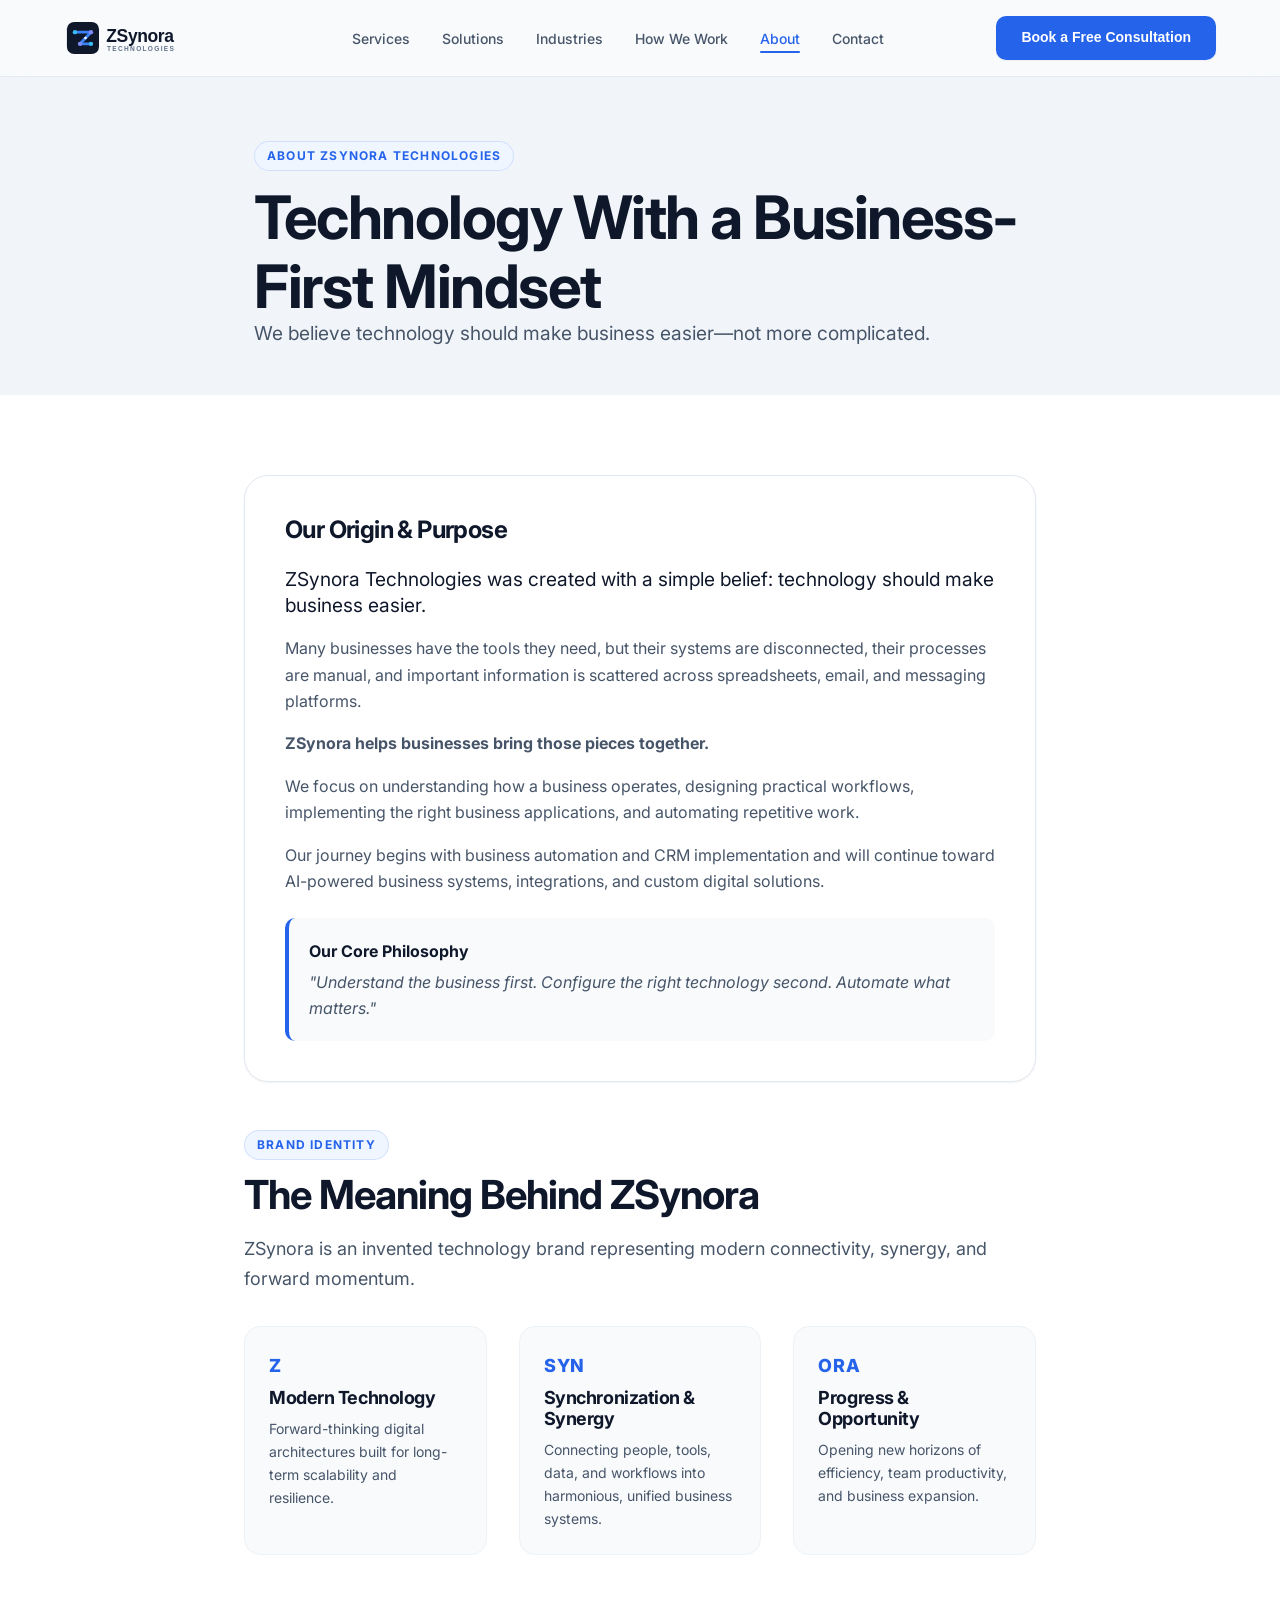
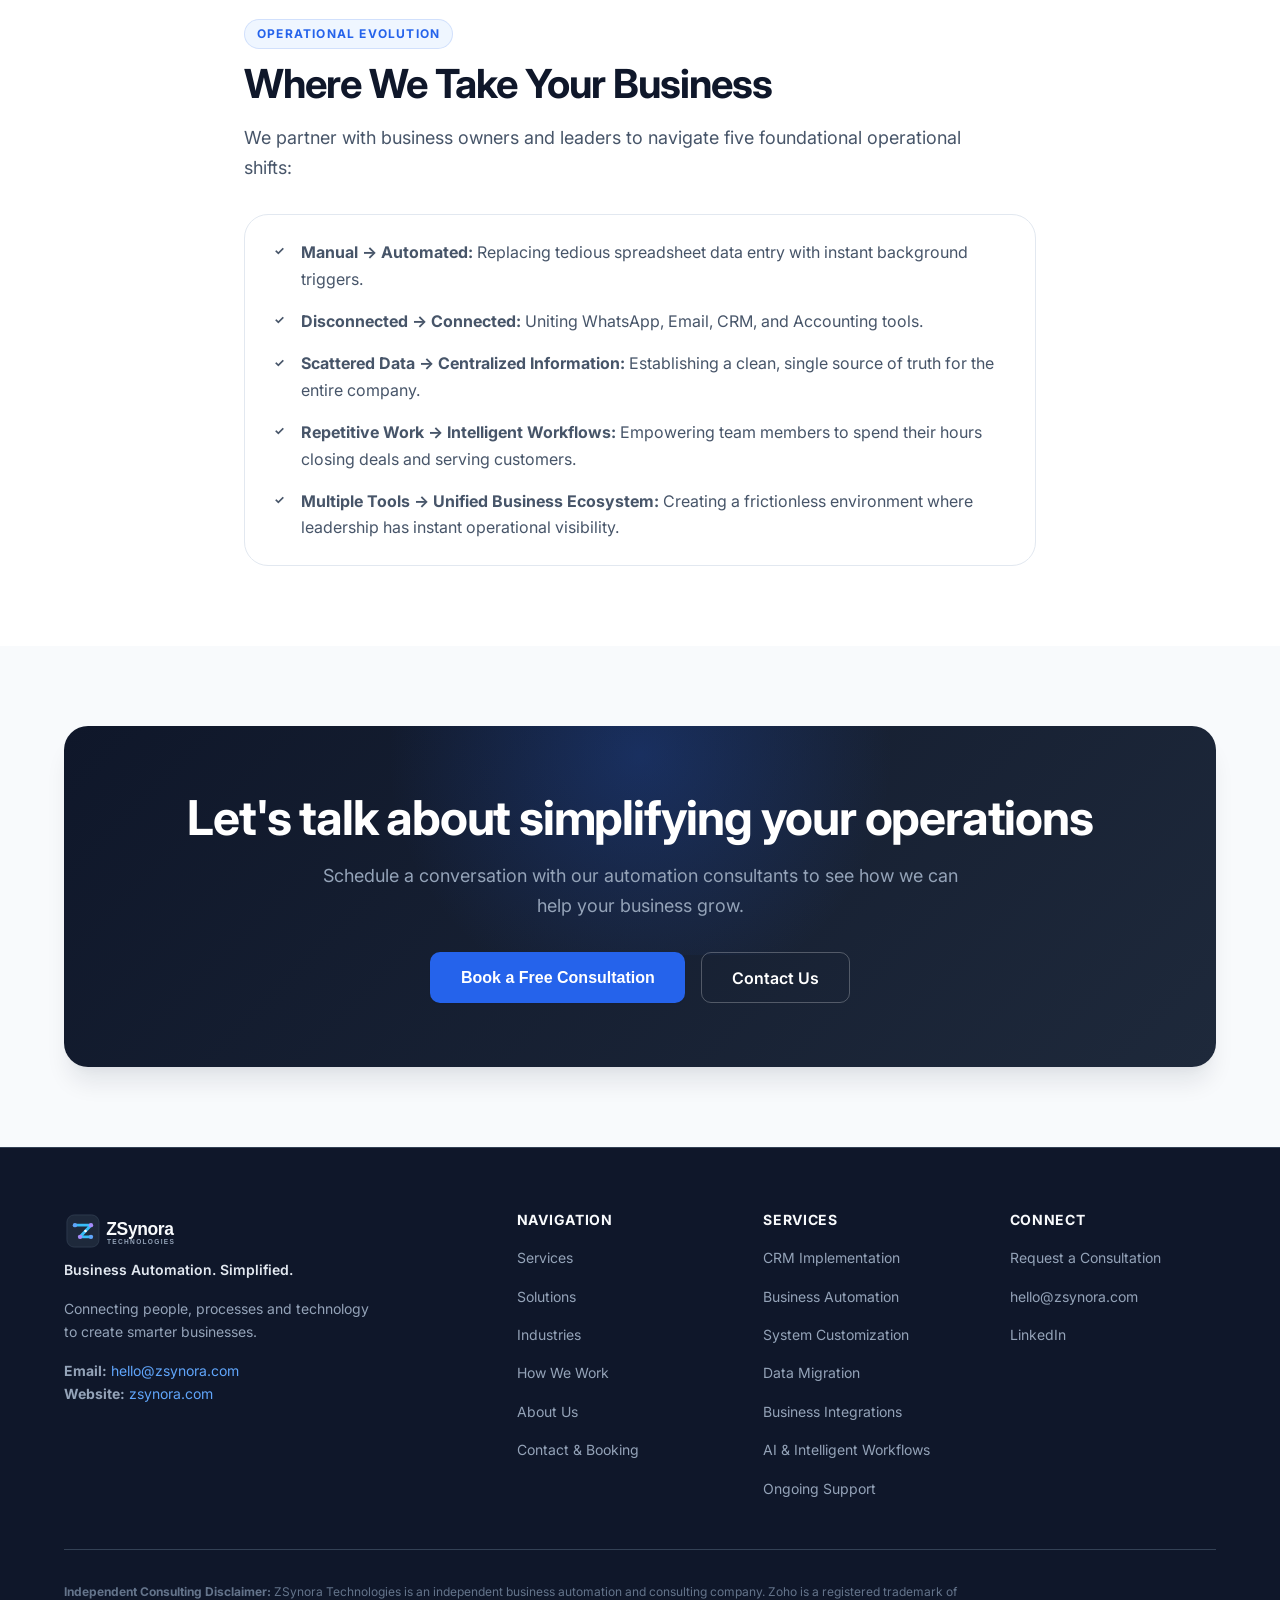
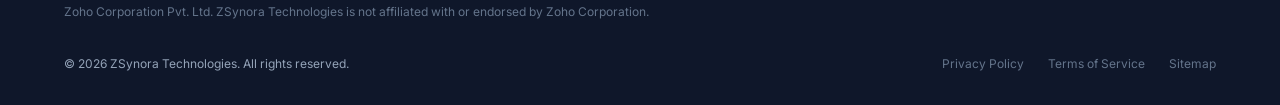
<file: about.html>
<!DOCTYPE html>
<html lang="en">
<head>
  <meta charset="UTF-8">
  <meta name="viewport" content="width=device-width, initial-scale=1.0">
  <title>About Us | ZSynora Technologies — Business Automation & Consulting</title>
  <meta name="description" content="Learn about ZSynora Technologies: our brand story (Z+Syn+Ora), our business-first consulting philosophy, and our mission to simplify operations for growing companies.">
  <meta name="keywords" content="about ZSynora Technologies, business automation consulting India, CRM implementation company, digital transformation philosophy">
  
  <meta property="og:title" content="About Us | ZSynora Technologies">
  <meta property="og:description" content="Connecting people, processes and technology to create smarter, scalable businesses.">
  
  <link rel="icon" type="image/svg+xml" href="favicon.svg">
  <link rel="stylesheet" href="assets/css/main.css">
  <link rel="stylesheet" href="assets/css/components.css">
</head>
<body>

  <!-- Site Header -->
  <header class="site-header" id="header">
    <div class="container nav-container">
      <a href="index.html" class="brand-logo" aria-label="ZSynora Technologies Home">
        <img src="assets/images/logo.svg" alt="ZSynora Technologies Logo" width="180" height="38">
      </a>

      <nav aria-label="Main Navigation">
        <ul class="nav-menu">
          <li><a href="services.html" class="nav-link">Services</a></li>
          <li><a href="solutions.html" class="nav-link">Solutions</a></li>
          <li><a href="industries.html" class="nav-link">Industries</a></li>
          <li><a href="how-we-work.html" class="nav-link">How We Work</a></li>
          <li><a href="about.html" class="nav-link active">About</a></li>
          <li><a href="contact.html" class="nav-link">Contact</a></li>
        </ul>
      </nav>

      <div class="nav-actions">
        <button class="btn btn-primary" data-open-modal="consultation">Book a Free Consultation</button>
        <button class="mobile-nav-toggle" aria-label="Toggle navigation menu" aria-expanded="false">
          <div class="hamburger-icon">
            <span></span>
            <span></span>
            <span></span>
          </div>
        </button>
      </div>
    </div>
  </header>

  <!-- Mobile Drawer -->
  <div class="mobile-drawer" id="mobile-drawer">
    <ul class="mobile-nav-links">
      <li><a href="index.html" class="nav-link">Home</a></li>
      <li><a href="services.html" class="nav-link">Services</a></li>
      <li><a href="solutions.html" class="nav-link">Solutions</a></li>
      <li><a href="industries.html" class="nav-link">Industries</a></li>
      <li><a href="how-we-work.html" class="nav-link">How We Work</a></li>
      <li><a href="about.html" class="nav-link active">About</a></li>
      <li><a href="contact.html" class="nav-link">Contact</a></li>
    </ul>
    <div class="mobile-drawer-footer">
      <button class="btn btn-primary btn-lg" data-open-modal="consultation">Book a Free Consultation</button>
    </div>
  </div>

  <main>
    <!-- Page Header -->
    <section class="section section-subtle" style="padding-top: var(--space-16); padding-bottom: var(--space-12);">
      <div class="container text-center" style="max-width: 820px; margin: 0 auto;">
        <div class="eyebrow">About ZSynora Technologies</div>
        <h1>Technology With a Business-First Mindset</h1>
        <p class="lead">
          We believe technology should make business easier—not more complicated.
        </p>
      </div>
    </section>

    <!-- Main Story & Philosophy Section -->
    <section class="section section-alt">
      <div class="container container-narrow">
        <div style="background-color: #ffffff; border: 1px solid var(--color-border); border-radius: var(--radius-xl); padding: var(--space-10); box-shadow: var(--shadow-sm); margin-bottom: var(--space-12);">
          <h2 style="margin-bottom: var(--space-6); font-size: var(--font-size-2xl);">Our Origin &amp; Purpose</h2>
          <p class="lead" style="margin-bottom: var(--space-4); color: var(--color-text-primary);">
            ZSynora Technologies was created with a simple belief: technology should make business easier.
          </p>
          <p style="font-size: var(--font-size-base); line-height: var(--lh-relaxed); margin-bottom: var(--space-4);">
            Many businesses have the tools they need, but their systems are disconnected, their processes are manual, and important information is scattered across spreadsheets, email, and messaging platforms.
          </p>
          <p style="font-size: var(--font-size-base); line-height: var(--lh-relaxed); margin-bottom: var(--space-4);">
            <strong>ZSynora helps businesses bring those pieces together.</strong>
          </p>
          <p style="font-size: var(--font-size-base); line-height: var(--lh-relaxed); margin-bottom: var(--space-4);">
            We focus on understanding how a business operates, designing practical workflows, implementing the right business applications, and automating repetitive work.
          </p>
          <p style="font-size: var(--font-size-base); line-height: var(--lh-relaxed); margin-bottom: var(--space-6);">
            Our journey begins with business automation and CRM implementation and will continue toward AI-powered business systems, integrations, and custom digital solutions.
          </p>

          <div style="background-color: var(--color-bg); border-left: 4px solid var(--color-primary); padding: var(--space-5); border-radius: var(--radius-md);">
            <div style="font-weight: 700; color: var(--color-text-primary); font-size: var(--font-size-base); margin-bottom: 4px;">
              Our Core Philosophy
            </div>
            <p style="font-style: italic; color: var(--color-text-secondary); margin: 0;">
              "Understand the business first. Configure the right technology second. Automate what matters."
            </p>
          </div>
        </div>

        <!-- The Meaning Behind ZSynora -->
        <div style="margin-bottom: var(--space-16);">
          <div class="section-header text-left" style="margin-bottom: var(--space-8);">
            <div class="eyebrow">Brand Identity</div>
            <h2>The Meaning Behind ZSynora</h2>
            <p>
              ZSynora is an invented technology brand representing modern connectivity, synergy, and forward momentum.
            </p>
          </div>

          <div class="grid-3">
            <div class="value-pillar-card">
              <div class="pillar-step" style="font-size: var(--font-size-lg); font-weight: 800;">Z</div>
              <h4>Modern Technology</h4>
              <p>Forward-thinking digital architectures built for long-term scalability and resilience.</p>
            </div>

            <div class="value-pillar-card">
              <div class="pillar-step" style="font-size: var(--font-size-lg); font-weight: 800;">Syn</div>
              <h4>Synchronization &amp; Synergy</h4>
              <p>Connecting people, tools, data, and workflows into harmonious, unified business systems.</p>
            </div>

            <div class="value-pillar-card">
              <div class="pillar-step" style="font-size: var(--font-size-lg); font-weight: 800;">Ora</div>
              <h4>Progress &amp; Opportunity</h4>
              <p>Opening new horizons of efficiency, team productivity, and business expansion.</p>
            </div>
          </div>
        </div>

        <!-- The Transformation Matrix -->
        <div class="section-header text-left" style="margin-bottom: var(--space-8);">
          <div class="eyebrow">Operational Evolution</div>
          <h2>Where We Take Your Business</h2>
          <p>
            We partner with business owners and leaders to navigate five foundational operational shifts:
          </p>
        </div>

        <div class="service-card" style="padding: var(--space-6);">
          <ul class="comparison-list" style="gap: var(--space-4);">
            <li class="comparison-item" style="font-size: var(--font-size-base);">
              <span class="comparison-icon">✓</span>
              <span><strong>Manual → Automated:</strong> Replacing tedious spreadsheet data entry with instant background triggers.</span>
            </li>
            <li class="comparison-item" style="font-size: var(--font-size-base);">
              <span class="comparison-icon">✓</span>
              <span><strong>Disconnected → Connected:</strong> Uniting WhatsApp, Email, CRM, and Accounting tools.</span>
            </li>
            <li class="comparison-item" style="font-size: var(--font-size-base);">
              <span class="comparison-icon">✓</span>
              <span><strong>Scattered Data → Centralized Information:</strong> Establishing a clean, single source of truth for the entire company.</span>
            </li>
            <li class="comparison-item" style="font-size: var(--font-size-base);">
              <span class="comparison-icon">✓</span>
              <span><strong>Repetitive Work → Intelligent Workflows:</strong> Empowering team members to spend their hours closing deals and serving customers.</span>
            </li>
            <li class="comparison-item" style="font-size: var(--font-size-base);">
              <span class="comparison-icon">✓</span>
              <span><strong>Multiple Tools → Unified Business Ecosystem:</strong> Creating a frictionless environment where leadership has instant operational visibility.</span>
            </li>
          </ul>
        </div>

      </div>
    </section>

    <!-- Bottom CTA -->
    <section class="section">
      <div class="container">
        <div class="cta-banner">
          <h2>Let's talk about simplifying your operations</h2>
          <p>
            Schedule a conversation with our automation consultants to see how we can help your business grow.
          </p>
          <div class="btn-group">
            <button class="btn btn-primary btn-lg" data-open-modal="consultation">
              Book a Free Consultation
            </button>
            <a href="contact.html" class="btn btn-outline-white btn-lg">Contact Us</a>
          </div>
        </div>
      </div>
    </section>
  </main>

  <!-- Site Footer -->
  <footer class="site-footer">
    <div class="container">
      <div class="footer-grid">
        <div class="footer-brand">
          <a href="index.html" class="brand-logo" aria-label="ZSynora Technologies">
            <img src="assets/images/logo-white.svg" alt="ZSynora Technologies" width="180" height="38">
          </a>
          <p class="footer-tagline">Business Automation. Simplified.</p>
          <p>Connecting people, processes and technology to create smarter businesses.</p>
          <p style="margin-top: var(--space-4);">
            <strong>Email:</strong> <a href="mailto:hello@zsynora.com" style="color: #60a5fa;">hello@zsynora.com</a><br>
            <strong>Website:</strong> <a href="https://zsynora.com" style="color: #60a5fa;">zsynora.com</a>
          </p>
        </div>

        <div class="footer-col">
          <h4>Navigation</h4>
          <ul class="footer-links">
            <li><a href="services.html">Services</a></li>
            <li><a href="solutions.html">Solutions</a></li>
            <li><a href="industries.html">Industries</a></li>
            <li><a href="how-we-work.html">How We Work</a></li>
            <li><a href="about.html">About Us</a></li>
            <li><a href="contact.html">Contact &amp; Booking</a></li>
          </ul>
        </div>

        <div class="footer-col">
          <h4>Services</h4>
          <ul class="footer-links">
            <li><a href="services.html#crm">CRM Implementation</a></li>
            <li><a href="services.html#automation">Business Automation</a></li>
            <li><a href="services.html#customization">System Customization</a></li>
            <li><a href="services.html#migration">Data Migration</a></li>
            <li><a href="services.html#integrations">Business Integrations</a></li>
            <li><a href="services.html#ai">AI &amp; Intelligent Workflows</a></li>
            <li><a href="services.html#support">Ongoing Support</a></li>
          </ul>
        </div>

        <div class="footer-col">
          <h4>Connect</h4>
          <ul class="footer-links">
            <li><a href="contact.html">Request a Consultation</a></li>
            <li><a href="mailto:hello@zsynora.com">hello@zsynora.com</a></li>
            <li><a href="https://linkedin.com" target="_blank" rel="noopener noreferrer">LinkedIn</a></li>
          </ul>
        </div>
      </div>

      <div class="footer-bottom">
        <p class="footer-disclaimer">
          <strong>Independent Consulting Disclaimer:</strong> ZSynora Technologies is an independent business automation and consulting company. Zoho is a registered trademark of Zoho Corporation Pvt. Ltd. ZSynora Technologies is not affiliated with or endorsed by Zoho Corporation.
        </p>
        <div class="footer-legal-bar">
          <div>&copy; 2026 ZSynora Technologies. All rights reserved.</div>
          <div class="footer-legal-links">
            <a href="privacy.html">Privacy Policy</a>
            <a href="terms.html">Terms of Service</a>
            <a href="sitemap.xml">Sitemap</a>
          </div>
        </div>
      </div>
    </div>
  </footer>

  <!-- Modal -->
  <div class="modal-backdrop" id="consultation-modal" role="dialog" aria-modal="true" aria-hidden="true">
    <div class="modal-dialog">
      <div class="modal-header">
        <div>
          <h3>Book a Free Consultation</h3>
          <p>Discuss your operational bottlenecks and CRM requirements with our team.</p>
        </div>
        <button class="modal-close" aria-label="Close dialog">&times;</button>
      </div>
      <div class="modal-body">
        <form id="modal-consultation-form">
          <div class="form-row">
            <div class="form-group">
              <label class="form-label" for="modal-name">Full Name *</label>
              <input type="text" id="modal-name" class="form-control" placeholder="Your name" required>
              <div class="form-error-msg">Please enter your name</div>
            </div>
            <div class="form-group">
              <label class="form-label" for="modal-company">Business / Company *</label>
              <input type="text" id="modal-company" class="form-control" placeholder="Company name" required>
              <div class="form-error-msg">Please enter your company name</div>
            </div>
          </div>

          <div class="form-row">
            <div class="form-group">
              <label class="form-label" for="modal-email">Work Email *</label>
              <input type="email" id="modal-email" class="form-control" placeholder="name@company.com" required>
              <div class="form-error-msg">Please enter a valid work email</div>
            </div>
            <div class="form-group">
              <label class="form-label" for="modal-phone">Phone Number *</label>
              <input type="tel" id="modal-phone" class="form-control" placeholder="+91 XXXXX XXXXX" required>
              <div class="form-error-msg">Please enter your contact phone</div>
            </div>
          </div>

          <div class="form-group">
            <label class="form-label" for="modal-service">What do you need help with? *</label>
            <select id="modal-service" class="form-control" required>
              <option value="">Select primary requirement...</option>
              <option value="CRM Implementation">CRM Implementation</option>
              <option value="Business Automation">Business Process Automation</option>
              <option value="Zoho Implementation">Independent Zoho Implementation</option>
              <option value="Data Migration">Data Migration (from Excel / Legacy)</option>
              <option value="Integration">Business System Integration</option>
              <option value="AI Automation">AI &amp; Intelligent Automation</option>
              <option value="Ongoing Support">Ongoing System Support</option>
              <option value="Not Sure">Not Sure — Need Consultation</option>
            </select>
            <div class="form-error-msg">Please select your primary requirement</div>
          </div>

          <div class="form-group">
            <label class="form-label" for="modal-message">Tell us about your current process (Optional)</label>
            <textarea id="modal-message" class="form-control" rows="3" placeholder="Briefly describe what tools you use today (e.g. Excel, WhatsApp) and what you want to improve..."></textarea>
          </div>

          <button type="submit" class="btn btn-primary btn-lg" style="width: 100%;">
            Request a Consultation
          </button>
        </form>

        <div class="form-success-card" id="modal-success-state">
          <div class="success-icon-badge">✓</div>
          <h3>Thank You</h3>
          <p style="font-weight: 600; color: #15803d; margin-bottom: 8px;">Thanks for reaching out to ZSynora.</p>
          <p>We've received your enquiry. We'll review your requirements and get back to you.</p>
          <button class="btn btn-secondary" data-close-modal>Close</button>
        </div>
      </div>
    </div>
  </div>

  <div class="mobile-sticky-cta">
    <button class="btn btn-primary" data-open-modal="consultation">Book a Free Consultation</button>
  </div>

  <script src="assets/js/main.js"></script>
  <script src="assets/js/form.js"></script>
</body>
</html>
</file>
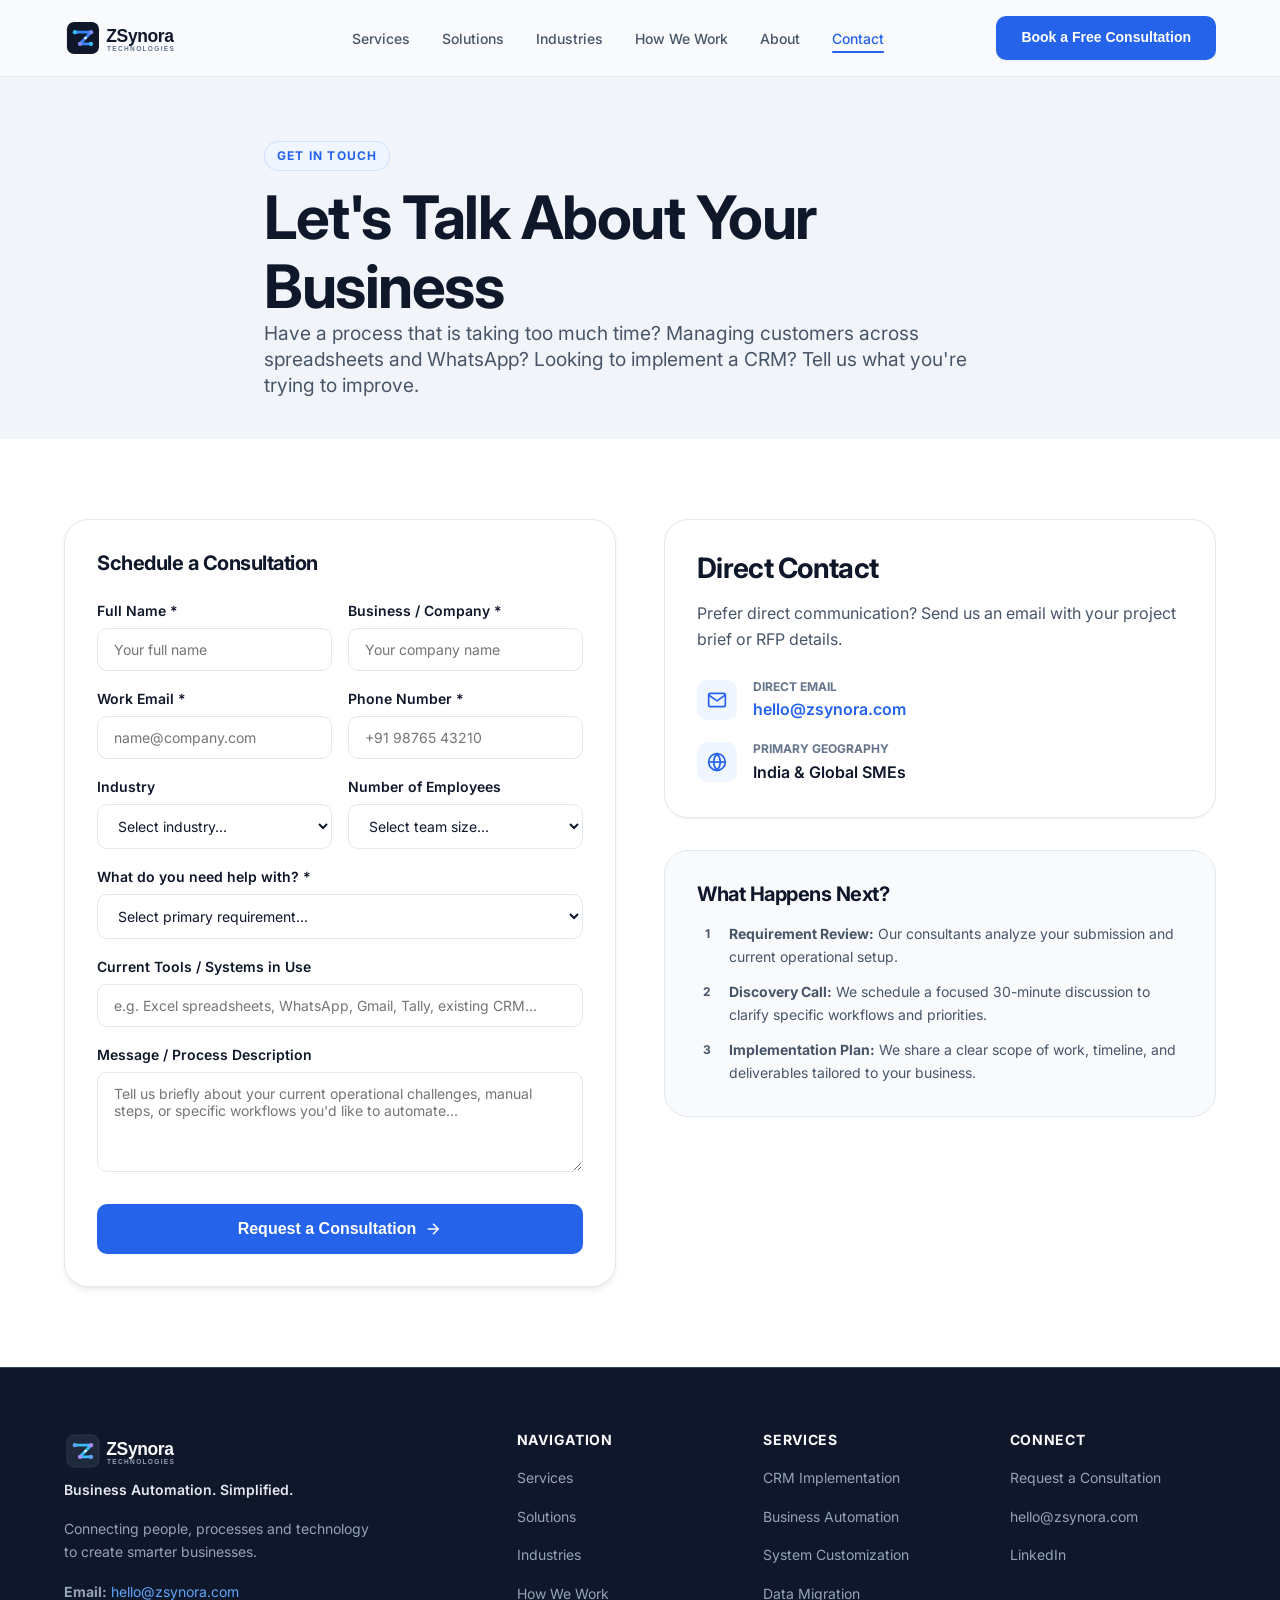
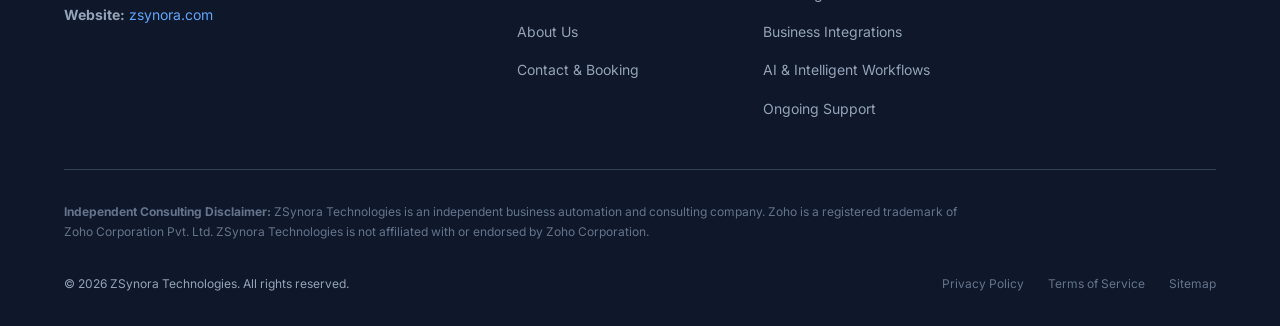
<file: contact.html>
<!DOCTYPE html>
<html lang="en">
<head>
  <meta charset="UTF-8">
  <meta name="viewport" content="width=device-width, initial-scale=1.0">
  <title>Contact &amp; Book a Consultation | ZSynora Technologies</title>
  <meta name="description" content="Get in touch with ZSynora Technologies to discuss your business automation, CRM implementation, or data migration requirements. Book a free consultation.">
  <meta name="keywords" content="contact ZSynora, book CRM consultation, business automation consultation India, Zoho consulting inquiry">
  
  <meta property="og:title" content="Contact &amp; Book a Consultation | ZSynora Technologies">
  <meta property="og:description" content="Tell us about your business process and operational bottlenecks. We'll help you identify where automation can make the biggest difference.">
  
  <link rel="icon" type="image/svg+xml" href="favicon.svg">
  <link rel="stylesheet" href="assets/css/main.css">
  <link rel="stylesheet" href="assets/css/components.css">
</head>
<body>

  <!-- Site Header -->
  <header class="site-header" id="header">
    <div class="container nav-container">
      <a href="index.html" class="brand-logo" aria-label="ZSynora Technologies Home">
        <img src="assets/images/logo.svg" alt="ZSynora Technologies Logo" width="180" height="38">
      </a>

      <nav aria-label="Main Navigation">
        <ul class="nav-menu">
          <li><a href="services.html" class="nav-link">Services</a></li>
          <li><a href="solutions.html" class="nav-link">Solutions</a></li>
          <li><a href="industries.html" class="nav-link">Industries</a></li>
          <li><a href="how-we-work.html" class="nav-link">How We Work</a></li>
          <li><a href="about.html" class="nav-link">About</a></li>
          <li><a href="contact.html" class="nav-link active">Contact</a></li>
        </ul>
      </nav>

      <div class="nav-actions">
        <button class="btn btn-primary" data-open-modal="consultation">Book a Free Consultation</button>
        <button class="mobile-nav-toggle" aria-label="Toggle navigation menu" aria-expanded="false">
          <div class="hamburger-icon">
            <span></span>
            <span></span>
            <span></span>
          </div>
        </button>
      </div>
    </div>
  </header>

  <!-- Mobile Drawer -->
  <div class="mobile-drawer" id="mobile-drawer">
    <ul class="mobile-nav-links">
      <li><a href="index.html" class="nav-link">Home</a></li>
      <li><a href="services.html" class="nav-link">Services</a></li>
      <li><a href="solutions.html" class="nav-link">Solutions</a></li>
      <li><a href="industries.html" class="nav-link">Industries</a></li>
      <li><a href="how-we-work.html" class="nav-link">How We Work</a></li>
      <li><a href="about.html" class="nav-link">About</a></li>
      <li><a href="contact.html" class="nav-link active">Contact</a></li>
    </ul>
    <div class="mobile-drawer-footer">
      <button class="btn btn-primary btn-lg" data-open-modal="consultation">Book a Free Consultation</button>
    </div>
  </div>

  <main>
    <!-- Page Header -->
    <section class="section section-subtle" style="padding-top: var(--space-16); padding-bottom: var(--space-10);">
      <div class="container text-center" style="max-width: 800px; margin: 0 auto;">
        <div class="eyebrow">Get In Touch</div>
        <h1>Let's Talk About Your Business</h1>
        <p class="lead">
          Have a process that is taking too much time? Managing customers across spreadsheets and WhatsApp? Looking to implement a CRM? Tell us what you're trying to improve.
        </p>
      </div>
    </section>

    <!-- Contact Form & Info Grid -->
    <section class="section section-alt">
      <div class="container">
        <div class="grid-2 align-start" style="gap: var(--space-12);">
          
          <!-- Contact Form Container -->
          <div style="background-color: #ffffff; border: 1px solid var(--color-border); border-radius: var(--radius-xl); padding: var(--space-8); box-shadow: var(--shadow-md);">
            <h2 style="font-size: var(--font-size-xl); margin-bottom: var(--space-6);">Schedule a Consultation</h2>

            <form id="contact-form">
              <div class="form-row">
                <div class="form-group">
                  <label class="form-label" for="full-name">Full Name *</label>
                  <input type="text" id="full-name" class="form-control" placeholder="Your full name" required>
                  <div class="form-error-msg">Please provide your name</div>
                </div>
                <div class="form-group">
                  <label class="form-label" for="company-name">Business / Company *</label>
                  <input type="text" id="company-name" class="form-control" placeholder="Your company name" required>
                  <div class="form-error-msg">Please provide your company name</div>
                </div>
              </div>

              <div class="form-row">
                <div class="form-group">
                  <label class="form-label" for="work-email">Work Email *</label>
                  <input type="email" id="work-email" class="form-control" placeholder="name@company.com" required>
                  <div class="form-error-msg">Please enter a valid work email</div>
                </div>
                <div class="form-group">
                  <label class="form-label" for="phone-number">Phone Number *</label>
                  <input type="tel" id="phone-number" class="form-control" placeholder="+91 98765 43210" required>
                  <div class="form-error-msg">Please enter your phone number</div>
                </div>
              </div>

              <div class="form-row">
                <div class="form-group">
                  <label class="form-label" for="industry-select">Industry</label>
                  <select id="industry-select" class="form-control">
                    <option value="">Select industry...</option>
                    <option value="Automotive">Automotive Dealership / Services</option>
                    <option value="Real Estate">Real Estate &amp; Construction</option>
                    <option value="Manufacturing">Manufacturing &amp; Engineering</option>
                    <option value="Distribution">Distribution &amp; Wholesale</option>
                    <option value="Logistics">Logistics &amp; Supply Chain</option>
                    <option value="Professional Services">Professional Services / Consulting</option>
                    <option value="Education">Education &amp; Training</option>
                    <option value="Service Business">Commercial &amp; Home Services</option>
                    <option value="Other">Other Industry</option>
                  </select>
                </div>

                <div class="form-group">
                  <label class="form-label" for="employee-count">Number of Employees</label>
                  <select id="employee-count" class="form-control">
                    <option value="">Select team size...</option>
                    <option value="1-10">1 – 10 Employees</option>
                    <option value="11-50">11 – 50 Employees</option>
                    <option value="51-200">51 – 200 Employees</option>
                    <option value="201-500">201 – 500 Employees</option>
                    <option value="500+">500+ Employees</option>
                  </select>
                </div>
              </div>

              <div class="form-group">
                <label class="form-label" for="requirement-select">What do you need help with? *</label>
                <select id="requirement-select" class="form-control" required>
                  <option value="">Select primary requirement...</option>
                  <option value="CRM Implementation">CRM Implementation</option>
                  <option value="Business Automation">Business Process Automation</option>
                  <option value="Zoho Implementation">Independent Zoho Implementation</option>
                  <option value="Data Migration">Data Migration (from Excel / Legacy DB)</option>
                  <option value="Integration">Business System Integration</option>
                  <option value="AI Automation">AI &amp; Intelligent Automation</option>
                  <option value="Custom Application">Custom Business Application</option>
                  <option value="Ongoing Support">Ongoing System Support &amp; Optimization</option>
                  <option value="Not Sure">Not Sure — Need Consultation</option>
                </select>
                <div class="form-error-msg">Please select your primary requirement</div>
              </div>

              <div class="form-group">
                <label class="form-label" for="current-tools">Current Tools / Systems in Use</label>
                <input type="text" id="current-tools" class="form-control" placeholder="e.g. Excel spreadsheets, WhatsApp, Gmail, Tally, existing CRM...">
              </div>

              <div class="form-group">
                <label class="form-label" for="project-message">Message / Process Description</label>
                <textarea id="project-message" class="form-control" rows="4" placeholder="Tell us briefly about your current operational challenges, manual steps, or specific workflows you'd like to automate..."></textarea>
              </div>

              <button type="submit" class="btn btn-primary btn-lg" style="width: 100%; margin-top: var(--space-2);">
                Request a Consultation
                <svg width="18" height="18" viewBox="0 0 24 24" fill="none" stroke="currentColor" stroke-width="2"><path d="M5 12h14M12 5l7 7-7 7"/></svg>
              </button>
            </form>

            <!-- Success Confirmation Card matching Section 32 -->
            <div class="form-success-card" id="contact-success-state">
              <div class="success-icon-badge">✓</div>
              <h3>Thank You</h3>
              <p style="font-weight: 600; color: #15803d; margin-bottom: 8px;">Thanks for reaching out to ZSynora.</p>
              <p>We've received your enquiry. We'll review your requirements and get back to you.</p>
              <button class="btn btn-secondary" onclick="window.location.reload();">Submit Another Enquiry</button>
            </div>
          </div>

          <!-- Contact Information & Expectations -->
          <div>
            <div style="background-color: #ffffff; border: 1px solid var(--color-border); border-radius: var(--radius-xl); padding: var(--space-8); margin-bottom: var(--space-8); box-shadow: var(--shadow-sm);">
              <h3 style="margin-bottom: var(--space-4);">Direct Contact</h3>
              <p style="color: var(--color-text-secondary); margin-bottom: var(--space-6);">
                Prefer direct communication? Send us an email with your project brief or RFP details.
              </p>

              <div style="display: flex; align-items: center; gap: var(--space-4); margin-bottom: var(--space-4);">
                <div class="node-icon" style="width: 40px; height: 40px; border-radius: var(--radius-md);">
                  <svg width="20" height="20" viewBox="0 0 24 24" fill="none" stroke="currentColor" stroke-width="2"><path d="M4 4h16c1.1 0 2 .9 2 2v12c0 1.1-.9 2-2 2H4c-1.1 0-2-.9-2-2V6c0-1.1.9-2 2-2z"/><polyline points="22,6 12,13 2,6"/></svg>
                </div>
                <div>
                  <div style="font-size: var(--font-size-xs); font-weight: 700; color: var(--color-text-tertiary); text-transform: uppercase;">Direct Email</div>
                  <a href="mailto:hello@zsynora.com" style="font-size: var(--font-size-base); font-weight: 600; color: var(--color-primary);">hello@zsynora.com</a>
                </div>
              </div>

              <div style="display: flex; align-items: center; gap: var(--space-4);">
                <div class="node-icon" style="width: 40px; height: 40px; border-radius: var(--radius-md);">
                  <svg width="20" height="20" viewBox="0 0 24 24" fill="none" stroke="currentColor" stroke-width="2"><circle cx="12" cy="12" r="10"/><line x1="2" y1="12" x2="22" y2="12"/><path d="M12 2a15.3 15.3 0 0 1 4 10 15.3 15.3 0 0 1-4 10 15.3 15.3 0 0 1-4-10 15.3 15.3 0 0 1 4-10z"/></svg>
                </div>
                <div>
                  <div style="font-size: var(--font-size-xs); font-weight: 700; color: var(--color-text-tertiary); text-transform: uppercase;">Primary Geography</div>
                  <div style="font-size: var(--font-size-base); font-weight: 600; color: var(--color-text-primary);">India &amp; Global SMEs</div>
                </div>
              </div>
            </div>

            <!-- What to Expect Box -->
            <div style="background-color: var(--color-bg); border: 1px solid var(--color-border); border-radius: var(--radius-xl); padding: var(--space-8);">
              <h4 style="margin-bottom: var(--space-4);">What Happens Next?</h4>
              <ul class="comparison-list">
                <li class="comparison-item">
                  <span class="comparison-icon">1</span>
                  <span><strong>Requirement Review:</strong> Our consultants analyze your submission and current operational setup.</span>
                </li>
                <li class="comparison-item">
                  <span class="comparison-icon">2</span>
                  <span><strong>Discovery Call:</strong> We schedule a focused 30-minute discussion to clarify specific workflows and priorities.</span>
                </li>
                <li class="comparison-item">
                  <span class="comparison-icon">3</span>
                  <span><strong>Implementation Plan:</strong> We share a clear scope of work, timeline, and deliverables tailored to your business.</span>
                </li>
              </ul>
            </div>
          </div>

        </div>
      </div>
    </section>
  </main>

  <!-- Site Footer -->
  <footer class="site-footer">
    <div class="container">
      <div class="footer-grid">
        <div class="footer-brand">
          <a href="index.html" class="brand-logo" aria-label="ZSynora Technologies">
            <img src="assets/images/logo-white.svg" alt="ZSynora Technologies" width="180" height="38">
          </a>
          <p class="footer-tagline">Business Automation. Simplified.</p>
          <p>Connecting people, processes and technology to create smarter businesses.</p>
          <p style="margin-top: var(--space-4);">
            <strong>Email:</strong> <a href="mailto:hello@zsynora.com" style="color: #60a5fa;">hello@zsynora.com</a><br>
            <strong>Website:</strong> <a href="https://zsynora.com" style="color: #60a5fa;">zsynora.com</a>
          </p>
        </div>

        <div class="footer-col">
          <h4>Navigation</h4>
          <ul class="footer-links">
            <li><a href="services.html">Services</a></li>
            <li><a href="solutions.html">Solutions</a></li>
            <li><a href="industries.html">Industries</a></li>
            <li><a href="how-we-work.html">How We Work</a></li>
            <li><a href="about.html">About Us</a></li>
            <li><a href="contact.html">Contact &amp; Booking</a></li>
          </ul>
        </div>

        <div class="footer-col">
          <h4>Services</h4>
          <ul class="footer-links">
            <li><a href="services.html#crm">CRM Implementation</a></li>
            <li><a href="services.html#automation">Business Automation</a></li>
            <li><a href="services.html#customization">System Customization</a></li>
            <li><a href="services.html#migration">Data Migration</a></li>
            <li><a href="services.html#integrations">Business Integrations</a></li>
            <li><a href="services.html#ai">AI &amp; Intelligent Workflows</a></li>
            <li><a href="services.html#support">Ongoing Support</a></li>
          </ul>
        </div>

        <div class="footer-col">
          <h4>Connect</h4>
          <ul class="footer-links">
            <li><a href="contact.html">Request a Consultation</a></li>
            <li><a href="mailto:hello@zsynora.com">hello@zsynora.com</a></li>
            <li><a href="https://linkedin.com" target="_blank" rel="noopener noreferrer">LinkedIn</a></li>
          </ul>
        </div>
      </div>

      <div class="footer-bottom">
        <p class="footer-disclaimer">
          <strong>Independent Consulting Disclaimer:</strong> ZSynora Technologies is an independent business automation and consulting company. Zoho is a registered trademark of Zoho Corporation Pvt. Ltd. ZSynora Technologies is not affiliated with or endorsed by Zoho Corporation.
        </p>
        <div class="footer-legal-bar">
          <div>&copy; 2026 ZSynora Technologies. All rights reserved.</div>
          <div class="footer-legal-links">
            <a href="privacy.html">Privacy Policy</a>
            <a href="terms.html">Terms of Service</a>
            <a href="sitemap.xml">Sitemap</a>
          </div>
        </div>
      </div>
    </div>
  </footer>

  <!-- Modal -->
  <div class="modal-backdrop" id="consultation-modal" role="dialog" aria-modal="true" aria-hidden="true">
    <div class="modal-dialog">
      <div class="modal-header">
        <div>
          <h3>Book a Free Consultation</h3>
          <p>Discuss your operational bottlenecks and CRM requirements with our team.</p>
        </div>
        <button class="modal-close" aria-label="Close dialog">&times;</button>
      </div>
      <div class="modal-body">
        <form id="modal-consultation-form">
          <div class="form-row">
            <div class="form-group">
              <label class="form-label" for="modal-name">Full Name *</label>
              <input type="text" id="modal-name" class="form-control" placeholder="Your name" required>
              <div class="form-error-msg">Please enter your name</div>
            </div>
            <div class="form-group">
              <label class="form-label" for="modal-company">Business / Company *</label>
              <input type="text" id="modal-company" class="form-control" placeholder="Company name" required>
              <div class="form-error-msg">Please enter your company name</div>
            </div>
          </div>

          <div class="form-row">
            <div class="form-group">
              <label class="form-label" for="modal-email">Work Email *</label>
              <input type="email" id="modal-email" class="form-control" placeholder="name@company.com" required>
              <div class="form-error-msg">Please enter a valid work email</div>
            </div>
            <div class="form-group">
              <label class="form-label" for="modal-phone">Phone Number *</label>
              <input type="tel" id="modal-phone" class="form-control" placeholder="+91 XXXXX XXXXX" required>
              <div class="form-error-msg">Please enter your contact phone</div>
            </div>
          </div>

          <div class="form-group">
            <label class="form-label" for="modal-service">What do you need help with? *</label>
            <select id="modal-service" class="form-control" required>
              <option value="">Select primary requirement...</option>
              <option value="CRM Implementation">CRM Implementation</option>
              <option value="Business Automation">Business Process Automation</option>
              <option value="Zoho Implementation">Independent Zoho Implementation</option>
              <option value="Data Migration">Data Migration (from Excel / Legacy)</option>
              <option value="Integration">Business System Integration</option>
              <option value="AI Automation">AI &amp; Intelligent Automation</option>
              <option value="Ongoing Support">Ongoing System Support</option>
              <option value="Not Sure">Not Sure — Need Consultation</option>
            </select>
            <div class="form-error-msg">Please select your primary requirement</div>
          </div>

          <div class="form-group">
            <label class="form-label" for="modal-message">Tell us about your current process (Optional)</label>
            <textarea id="modal-message" class="form-control" rows="3" placeholder="Briefly describe what tools you use today (e.g. Excel, WhatsApp) and what you want to improve..."></textarea>
          </div>

          <button type="submit" class="btn btn-primary btn-lg" style="width: 100%;">
            Request a Consultation
          </button>
        </form>

        <div class="form-success-card" id="modal-success-state">
          <div class="success-icon-badge">✓</div>
          <h3>Thank You</h3>
          <p style="font-weight: 600; color: #15803d; margin-bottom: 8px;">Thanks for reaching out to ZSynora.</p>
          <p>We've received your enquiry. We'll review your requirements and get back to you.</p>
          <button class="btn btn-secondary" data-close-modal>Close</button>
        </div>
      </div>
    </div>
  </div>

  <div class="mobile-sticky-cta">
    <button class="btn btn-primary" data-open-modal="consultation">Book a Free Consultation</button>
  </div>

  <script src="assets/js/main.js"></script>
  <script src="assets/js/form.js"></script>
</body>
</html>
</file>
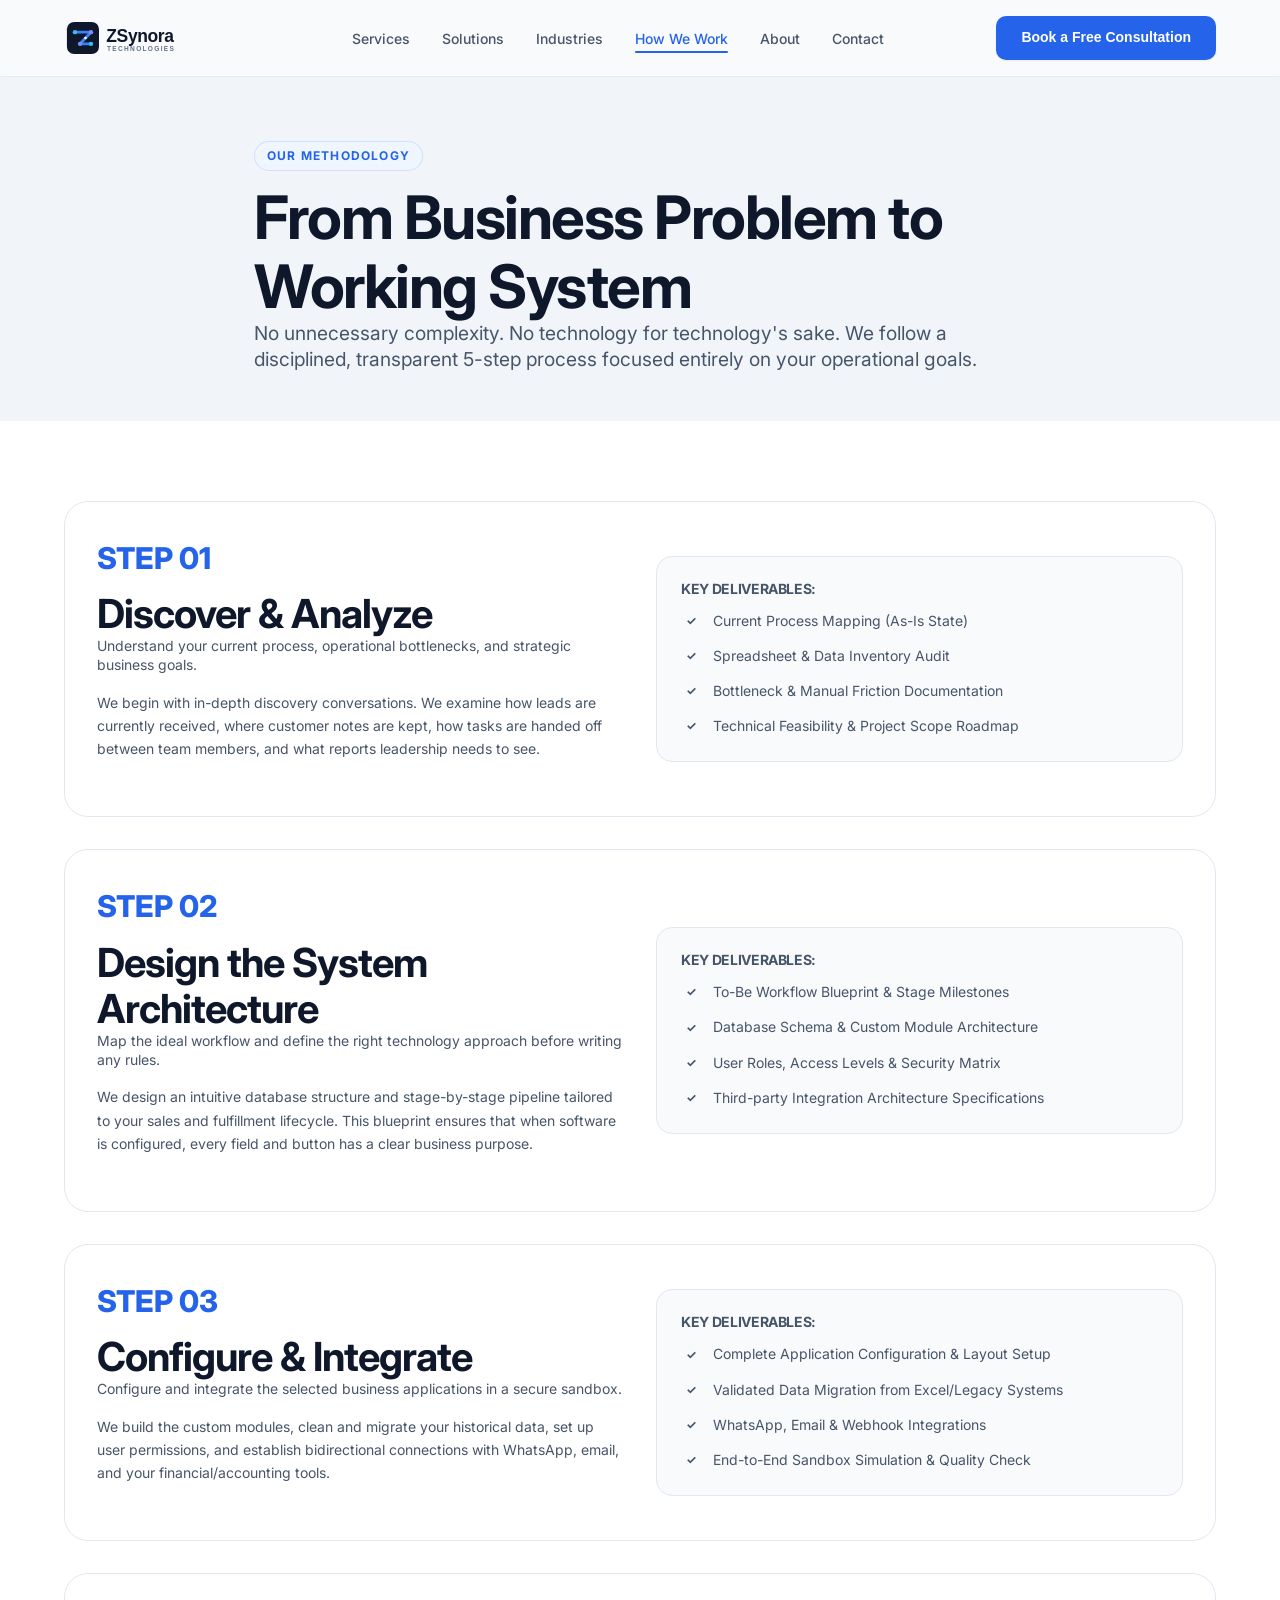
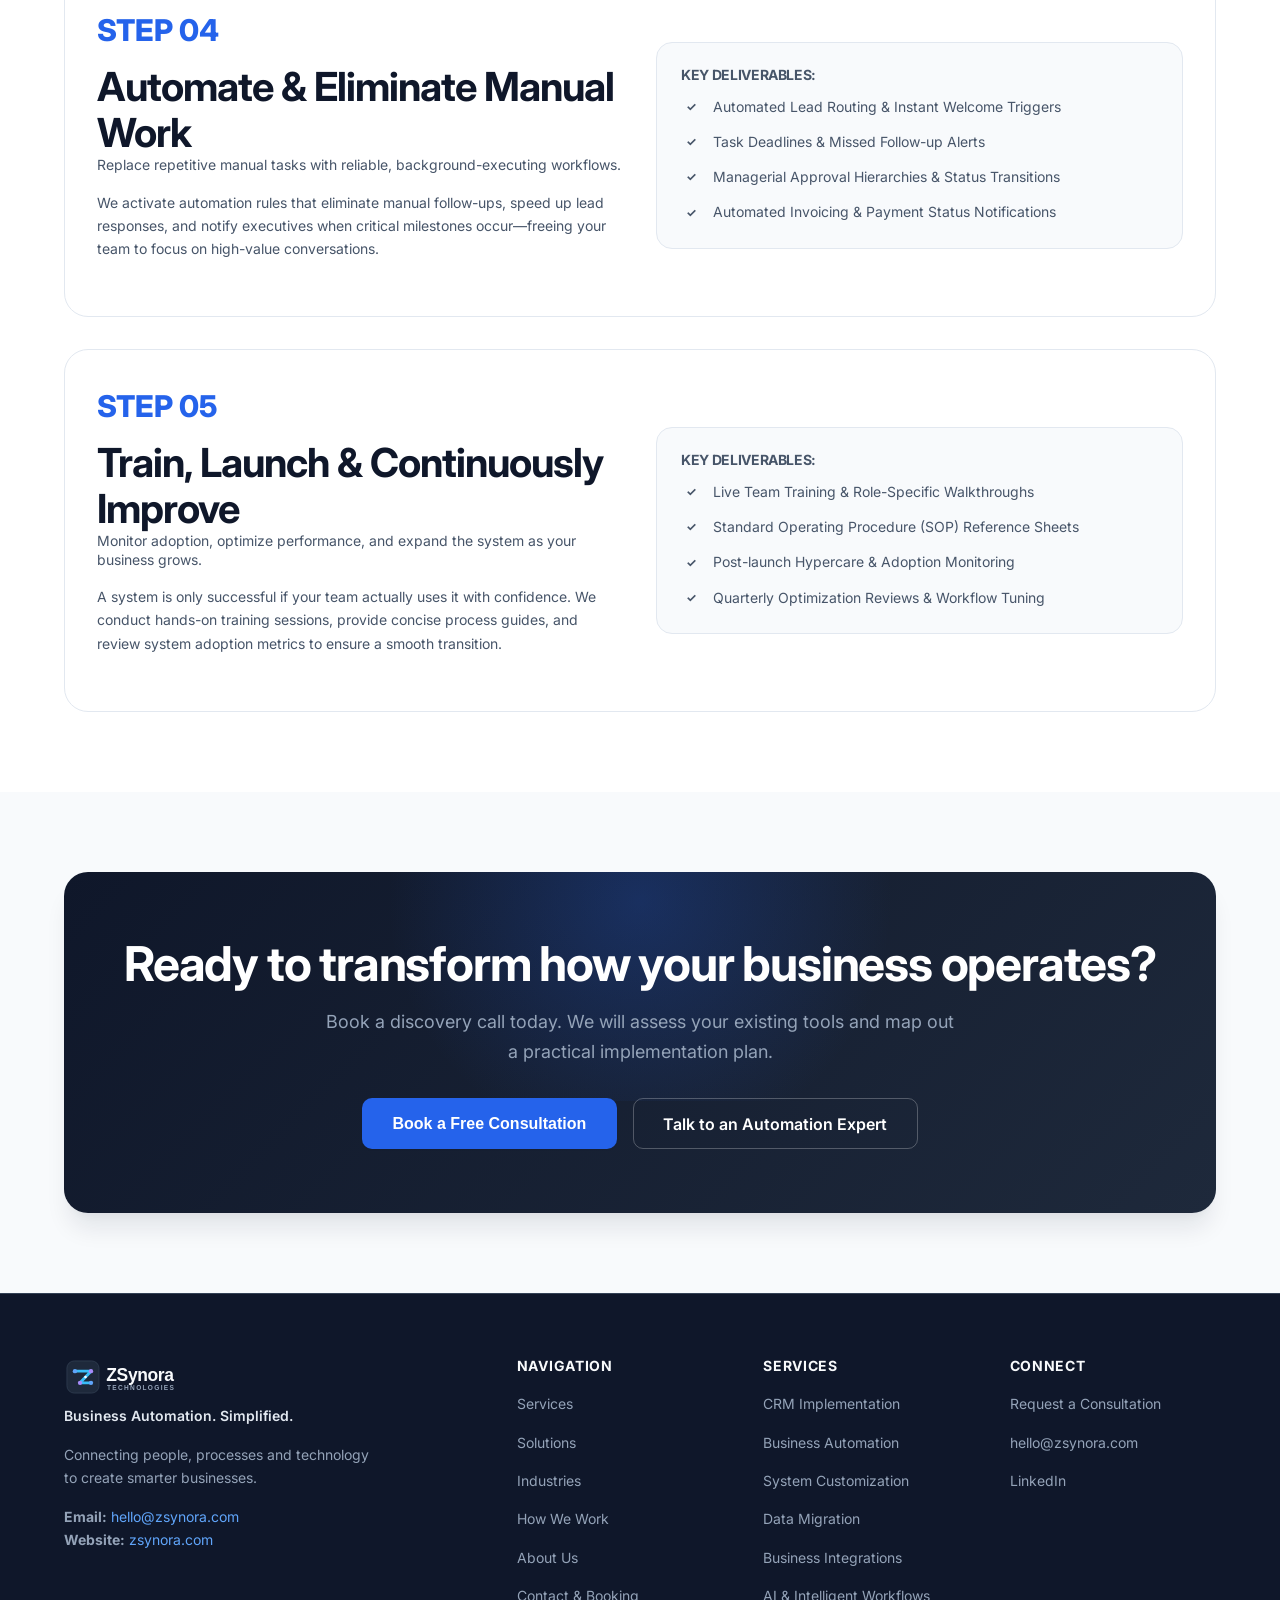
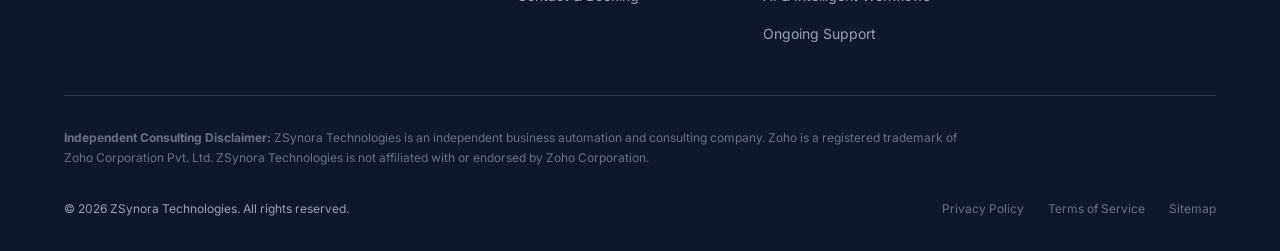
<file: how-we-work.html>
<!DOCTYPE html>
<html lang="en">
<head>
  <meta charset="UTF-8">
  <meta name="viewport" content="width=device-width, initial-scale=1.0">
  <title>How We Work | ZSynora Technologies — Consulting & Implementation Methodology</title>
  <meta name="description" content="Learn about ZSynora Technologies' 5-step consulting methodology: Discover, Design, Implement, Automate, and Improve. Practical business systems built without unnecessary complexity.">
  <meta name="keywords" content="CRM implementation process, business automation methodology, digital transformation consulting process, workflow design">
  
  <meta property="og:title" content="How We Work | ZSynora Technologies">
  <meta property="og:description" content="From business problem to working system: a transparent, 5-step implementation lifecycle.">
  
  <link rel="icon" type="image/svg+xml" href="favicon.svg">
  <link rel="stylesheet" href="assets/css/main.css">
  <link rel="stylesheet" href="assets/css/components.css">
</head>
<body>

  <!-- Site Header -->
  <header class="site-header" id="header">
    <div class="container nav-container">
      <a href="index.html" class="brand-logo" aria-label="ZSynora Technologies Home">
        <img src="assets/images/logo.svg" alt="ZSynora Technologies Logo" width="180" height="38">
      </a>

      <nav aria-label="Main Navigation">
        <ul class="nav-menu">
          <li><a href="services.html" class="nav-link">Services</a></li>
          <li><a href="solutions.html" class="nav-link">Solutions</a></li>
          <li><a href="industries.html" class="nav-link">Industries</a></li>
          <li><a href="how-we-work.html" class="nav-link active">How We Work</a></li>
          <li><a href="about.html" class="nav-link">About</a></li>
          <li><a href="contact.html" class="nav-link">Contact</a></li>
        </ul>
      </nav>

      <div class="nav-actions">
        <button class="btn btn-primary" data-open-modal="consultation">Book a Free Consultation</button>
        <button class="mobile-nav-toggle" aria-label="Toggle navigation menu" aria-expanded="false">
          <div class="hamburger-icon">
            <span></span>
            <span></span>
            <span></span>
          </div>
        </button>
      </div>
    </div>
  </header>

  <!-- Mobile Drawer -->
  <div class="mobile-drawer" id="mobile-drawer">
    <ul class="mobile-nav-links">
      <li><a href="index.html" class="nav-link">Home</a></li>
      <li><a href="services.html" class="nav-link">Services</a></li>
      <li><a href="solutions.html" class="nav-link">Solutions</a></li>
      <li><a href="industries.html" class="nav-link">Industries</a></li>
      <li><a href="how-we-work.html" class="nav-link active">How We Work</a></li>
      <li><a href="about.html" class="nav-link">About</a></li>
      <li><a href="contact.html" class="nav-link">Contact</a></li>
    </ul>
    <div class="mobile-drawer-footer">
      <button class="btn btn-primary btn-lg" data-open-modal="consultation">Book a Free Consultation</button>
    </div>
  </div>

  <main>
    <!-- Page Header -->
    <section class="section section-subtle" style="padding-top: var(--space-16); padding-bottom: var(--space-12);">
      <div class="container text-center" style="max-width: 820px; margin: 0 auto;">
        <div class="eyebrow">Our Methodology</div>
        <h1>From Business Problem to Working System</h1>
        <p class="lead">
          No unnecessary complexity. No technology for technology's sake. We follow a disciplined, transparent 5-step process focused entirely on your operational goals.
        </p>
      </div>
    </section>

    <!-- 5 Steps Breakdown Section -->
    <section class="section section-alt">
      <div class="container">
        
        <!-- Step 1: Discover -->
        <div class="service-card" style="margin-bottom: var(--space-8); padding: var(--space-8);">
          <div class="grid-2 align-center">
            <div>
              <div class="process-num" style="color: var(--color-primary); font-size: var(--font-size-3xl); margin-bottom: var(--space-2);">STEP 01</div>
              <h2>Discover &amp; Analyze</h2>
              <p class="lead" style="margin-bottom: var(--space-4);">
                Understand your current process, operational bottlenecks, and strategic business goals.
              </p>
              <p>
                We begin with in-depth discovery conversations. We examine how leads are currently received, where customer notes are kept, how tasks are handed off between team members, and what reports leadership needs to see.
              </p>
            </div>
            <div style="background-color: var(--color-bg); padding: var(--space-6); border-radius: var(--radius-lg); border: 1px solid var(--color-border);">
              <h4 style="margin-bottom: var(--space-3); font-size: var(--font-size-sm); text-transform: uppercase; color: var(--color-text-secondary);">Key Deliverables:</h4>
              <ul class="comparison-list">
                <li class="comparison-item"><span class="comparison-icon">✓</span><span>Current Process Mapping (As-Is State)</span></li>
                <li class="comparison-item"><span class="comparison-icon">✓</span><span>Spreadsheet &amp; Data Inventory Audit</span></li>
                <li class="comparison-item"><span class="comparison-icon">✓</span><span>Bottleneck &amp; Manual Friction Documentation</span></li>
                <li class="comparison-item"><span class="comparison-icon">✓</span><span>Technical Feasibility &amp; Project Scope Roadmap</span></li>
              </ul>
            </div>
          </div>
        </div>

        <!-- Step 2: Design -->
        <div class="service-card" style="margin-bottom: var(--space-8); padding: var(--space-8);">
          <div class="grid-2 align-center">
            <div style="background-color: var(--color-bg); padding: var(--space-6); border-radius: var(--radius-lg); border: 1px solid var(--color-border); order: 2;">
              <h4 style="margin-bottom: var(--space-3); font-size: var(--font-size-sm); text-transform: uppercase; color: var(--color-text-secondary);">Key Deliverables:</h4>
              <ul class="comparison-list">
                <li class="comparison-item"><span class="comparison-icon">✓</span><span>To-Be Workflow Blueprint &amp; Stage Milestones</span></li>
                <li class="comparison-item"><span class="comparison-icon">✓</span><span>Database Schema &amp; Custom Module Architecture</span></li>
                <li class="comparison-item"><span class="comparison-icon">✓</span><span>User Roles, Access Levels &amp; Security Matrix</span></li>
                <li class="comparison-item"><span class="comparison-icon">✓</span><span>Third-party Integration Architecture Specifications</span></li>
              </ul>
            </div>
            <div style="order: 1;">
              <div class="process-num" style="color: var(--color-primary); font-size: var(--font-size-3xl); margin-bottom: var(--space-2);">STEP 02</div>
              <h2>Design the System Architecture</h2>
              <p class="lead" style="margin-bottom: var(--space-4);">
                Map the ideal workflow and define the right technology approach before writing any rules.
              </p>
              <p>
                We design an intuitive database structure and stage-by-stage pipeline tailored to your sales and fulfillment lifecycle. This blueprint ensures that when software is configured, every field and button has a clear business purpose.
              </p>
            </div>
          </div>
        </div>

        <!-- Step 3: Implement -->
        <div class="service-card" style="margin-bottom: var(--space-8); padding: var(--space-8);">
          <div class="grid-2 align-center">
            <div>
              <div class="process-num" style="color: var(--color-primary); font-size: var(--font-size-3xl); margin-bottom: var(--space-2);">STEP 03</div>
              <h2>Configure &amp; Integrate</h2>
              <p class="lead" style="margin-bottom: var(--space-4);">
                Configure and integrate the selected business applications in a secure sandbox.
              </p>
              <p>
                We build the custom modules, clean and migrate your historical data, set up user permissions, and establish bidirectional connections with WhatsApp, email, and your financial/accounting tools.
              </p>
            </div>
            <div style="background-color: var(--color-bg); padding: var(--space-6); border-radius: var(--radius-lg); border: 1px solid var(--color-border);">
              <h4 style="margin-bottom: var(--space-3); font-size: var(--font-size-sm); text-transform: uppercase; color: var(--color-text-secondary);">Key Deliverables:</h4>
              <ul class="comparison-list">
                <li class="comparison-item"><span class="comparison-icon">✓</span><span>Complete Application Configuration &amp; Layout Setup</span></li>
                <li class="comparison-item"><span class="comparison-icon">✓</span><span>Validated Data Migration from Excel/Legacy Systems</span></li>
                <li class="comparison-item"><span class="comparison-icon">✓</span><span>WhatsApp, Email &amp; Webhook Integrations</span></li>
                <li class="comparison-item"><span class="comparison-icon">✓</span><span>End-to-End Sandbox Simulation &amp; Quality Check</span></li>
              </ul>
            </div>
          </div>
        </div>

        <!-- Step 4: Automate -->
        <div class="service-card" style="margin-bottom: var(--space-8); padding: var(--space-8);">
          <div class="grid-2 align-center">
            <div style="background-color: var(--color-bg); padding: var(--space-6); border-radius: var(--radius-lg); border: 1px solid var(--color-border); order: 2;">
              <h4 style="margin-bottom: var(--space-3); font-size: var(--font-size-sm); text-transform: uppercase; color: var(--color-text-secondary);">Key Deliverables:</h4>
              <ul class="comparison-list">
                <li class="comparison-item"><span class="comparison-icon">✓</span><span>Automated Lead Routing &amp; Instant Welcome Triggers</span></li>
                <li class="comparison-item"><span class="comparison-icon">✓</span><span>Task Deadlines &amp; Missed Follow-up Alerts</span></li>
                <li class="comparison-item"><span class="comparison-icon">✓</span><span>Managerial Approval Hierarchies &amp; Status Transitions</span></li>
                <li class="comparison-item"><span class="comparison-icon">✓</span><span>Automated Invoicing &amp; Payment Status Notifications</span></li>
              </ul>
            </div>
            <div style="order: 1;">
              <div class="process-num" style="color: var(--color-primary); font-size: var(--font-size-3xl); margin-bottom: var(--space-2);">STEP 04</div>
              <h2>Automate &amp; Eliminate Manual Work</h2>
              <p class="lead" style="margin-bottom: var(--space-4);">
                Replace repetitive manual tasks with reliable, background-executing workflows.
              </p>
              <p>
                We activate automation rules that eliminate manual follow-ups, speed up lead responses, and notify executives when critical milestones occur—freeing your team to focus on high-value conversations.
              </p>
            </div>
          </div>
        </div>

        <!-- Step 5: Improve -->
        <div class="service-card" style="padding: var(--space-8);">
          <div class="grid-2 align-center">
            <div>
              <div class="process-num" style="color: var(--color-primary); font-size: var(--font-size-3xl); margin-bottom: var(--space-2);">STEP 05</div>
              <h2>Train, Launch &amp; Continuously Improve</h2>
              <p class="lead" style="margin-bottom: var(--space-4);">
                Monitor adoption, optimize performance, and expand the system as your business grows.
              </p>
              <p>
                A system is only successful if your team actually uses it with confidence. We conduct hands-on training sessions, provide concise process guides, and review system adoption metrics to ensure a smooth transition.
              </p>
            </div>
            <div style="background-color: var(--color-bg); padding: var(--space-6); border-radius: var(--radius-lg); border: 1px solid var(--color-border);">
              <h4 style="margin-bottom: var(--space-3); font-size: var(--font-size-sm); text-transform: uppercase; color: var(--color-text-secondary);">Key Deliverables:</h4>
              <ul class="comparison-list">
                <li class="comparison-item"><span class="comparison-icon">✓</span><span>Live Team Training &amp; Role-Specific Walkthroughs</span></li>
                <li class="comparison-item"><span class="comparison-icon">✓</span><span>Standard Operating Procedure (SOP) Reference Sheets</span></li>
                <li class="comparison-item"><span class="comparison-icon">✓</span><span>Post-launch Hypercare &amp; Adoption Monitoring</span></li>
                <li class="comparison-item"><span class="comparison-icon">✓</span><span>Quarterly Optimization Reviews &amp; Workflow Tuning</span></li>
              </ul>
            </div>
          </div>
        </div>

      </div>
    </section>

    <!-- Bottom CTA -->
    <section class="section">
      <div class="container">
        <div class="cta-banner">
          <h2>Ready to transform how your business operates?</h2>
          <p>
            Book a discovery call today. We will assess your existing tools and map out a practical implementation plan.
          </p>
          <div class="btn-group">
            <button class="btn btn-primary btn-lg" data-open-modal="consultation">
              Book a Free Consultation
            </button>
            <a href="contact.html" class="btn btn-outline-white btn-lg">Talk to an Automation Expert</a>
          </div>
        </div>
      </div>
    </section>
  </main>

  <!-- Site Footer -->
  <footer class="site-footer">
    <div class="container">
      <div class="footer-grid">
        <div class="footer-brand">
          <a href="index.html" class="brand-logo" aria-label="ZSynora Technologies">
            <img src="assets/images/logo-white.svg" alt="ZSynora Technologies" width="180" height="38">
          </a>
          <p class="footer-tagline">Business Automation. Simplified.</p>
          <p>Connecting people, processes and technology to create smarter businesses.</p>
          <p style="margin-top: var(--space-4);">
            <strong>Email:</strong> <a href="mailto:hello@zsynora.com" style="color: #60a5fa;">hello@zsynora.com</a><br>
            <strong>Website:</strong> <a href="https://zsynora.com" style="color: #60a5fa;">zsynora.com</a>
          </p>
        </div>

        <div class="footer-col">
          <h4>Navigation</h4>
          <ul class="footer-links">
            <li><a href="services.html">Services</a></li>
            <li><a href="solutions.html">Solutions</a></li>
            <li><a href="industries.html">Industries</a></li>
            <li><a href="how-we-work.html">How We Work</a></li>
            <li><a href="about.html">About Us</a></li>
            <li><a href="contact.html">Contact &amp; Booking</a></li>
          </ul>
        </div>

        <div class="footer-col">
          <h4>Services</h4>
          <ul class="footer-links">
            <li><a href="services.html#crm">CRM Implementation</a></li>
            <li><a href="services.html#automation">Business Automation</a></li>
            <li><a href="services.html#customization">System Customization</a></li>
            <li><a href="services.html#migration">Data Migration</a></li>
            <li><a href="services.html#integrations">Business Integrations</a></li>
            <li><a href="services.html#ai">AI &amp; Intelligent Workflows</a></li>
            <li><a href="services.html#support">Ongoing Support</a></li>
          </ul>
        </div>

        <div class="footer-col">
          <h4>Connect</h4>
          <ul class="footer-links">
            <li><a href="contact.html">Request a Consultation</a></li>
            <li><a href="mailto:hello@zsynora.com">hello@zsynora.com</a></li>
            <li><a href="https://linkedin.com" target="_blank" rel="noopener noreferrer">LinkedIn</a></li>
          </ul>
        </div>
      </div>

      <div class="footer-bottom">
        <p class="footer-disclaimer">
          <strong>Independent Consulting Disclaimer:</strong> ZSynora Technologies is an independent business automation and consulting company. Zoho is a registered trademark of Zoho Corporation Pvt. Ltd. ZSynora Technologies is not affiliated with or endorsed by Zoho Corporation.
        </p>
        <div class="footer-legal-bar">
          <div>&copy; 2026 ZSynora Technologies. All rights reserved.</div>
          <div class="footer-legal-links">
            <a href="privacy.html">Privacy Policy</a>
            <a href="terms.html">Terms of Service</a>
            <a href="sitemap.xml">Sitemap</a>
          </div>
        </div>
      </div>
    </div>
  </footer>

  <!-- Modal -->
  <div class="modal-backdrop" id="consultation-modal" role="dialog" aria-modal="true" aria-hidden="true">
    <div class="modal-dialog">
      <div class="modal-header">
        <div>
          <h3>Book a Free Consultation</h3>
          <p>Discuss your operational bottlenecks and CRM requirements with our team.</p>
        </div>
        <button class="modal-close" aria-label="Close dialog">&times;</button>
      </div>
      <div class="modal-body">
        <form id="modal-consultation-form">
          <div class="form-row">
            <div class="form-group">
              <label class="form-label" for="modal-name">Full Name *</label>
              <input type="text" id="modal-name" class="form-control" placeholder="Your name" required>
              <div class="form-error-msg">Please enter your name</div>
            </div>
            <div class="form-group">
              <label class="form-label" for="modal-company">Business / Company *</label>
              <input type="text" id="modal-company" class="form-control" placeholder="Company name" required>
              <div class="form-error-msg">Please enter your company name</div>
            </div>
          </div>

          <div class="form-row">
            <div class="form-group">
              <label class="form-label" for="modal-email">Work Email *</label>
              <input type="email" id="modal-email" class="form-control" placeholder="name@company.com" required>
              <div class="form-error-msg">Please enter a valid work email</div>
            </div>
            <div class="form-group">
              <label class="form-label" for="modal-phone">Phone Number *</label>
              <input type="tel" id="modal-phone" class="form-control" placeholder="+91 XXXXX XXXXX" required>
              <div class="form-error-msg">Please enter your contact phone</div>
            </div>
          </div>

          <div class="form-group">
            <label class="form-label" for="modal-service">What do you need help with? *</label>
            <select id="modal-service" class="form-control" required>
              <option value="">Select primary requirement...</option>
              <option value="CRM Implementation">CRM Implementation</option>
              <option value="Business Automation">Business Process Automation</option>
              <option value="Zoho Implementation">Independent Zoho Implementation</option>
              <option value="Data Migration">Data Migration (from Excel / Legacy)</option>
              <option value="Integration">Business System Integration</option>
              <option value="AI Automation">AI &amp; Intelligent Automation</option>
              <option value="Ongoing Support">Ongoing System Support</option>
              <option value="Not Sure">Not Sure — Need Consultation</option>
            </select>
            <div class="form-error-msg">Please select your primary requirement</div>
          </div>

          <div class="form-group">
            <label class="form-label" for="modal-message">Tell us about your current process (Optional)</label>
            <textarea id="modal-message" class="form-control" rows="3" placeholder="Briefly describe what tools you use today (e.g. Excel, WhatsApp) and what you want to improve..."></textarea>
          </div>

          <button type="submit" class="btn btn-primary btn-lg" style="width: 100%;">
            Request a Consultation
          </button>
        </form>

        <div class="form-success-card" id="modal-success-state">
          <div class="success-icon-badge">✓</div>
          <h3>Thank You</h3>
          <p style="font-weight: 600; color: #15803d; margin-bottom: 8px;">Thanks for reaching out to ZSynora.</p>
          <p>We've received your enquiry. We'll review your requirements and get back to you.</p>
          <button class="btn btn-secondary" data-close-modal>Close</button>
        </div>
      </div>
    </div>
  </div>

  <div class="mobile-sticky-cta">
    <button class="btn btn-primary" data-open-modal="consultation">Book a Free Consultation</button>
  </div>

  <script src="assets/js/main.js"></script>
  <script src="assets/js/form.js"></script>
</body>
</html>
</file>
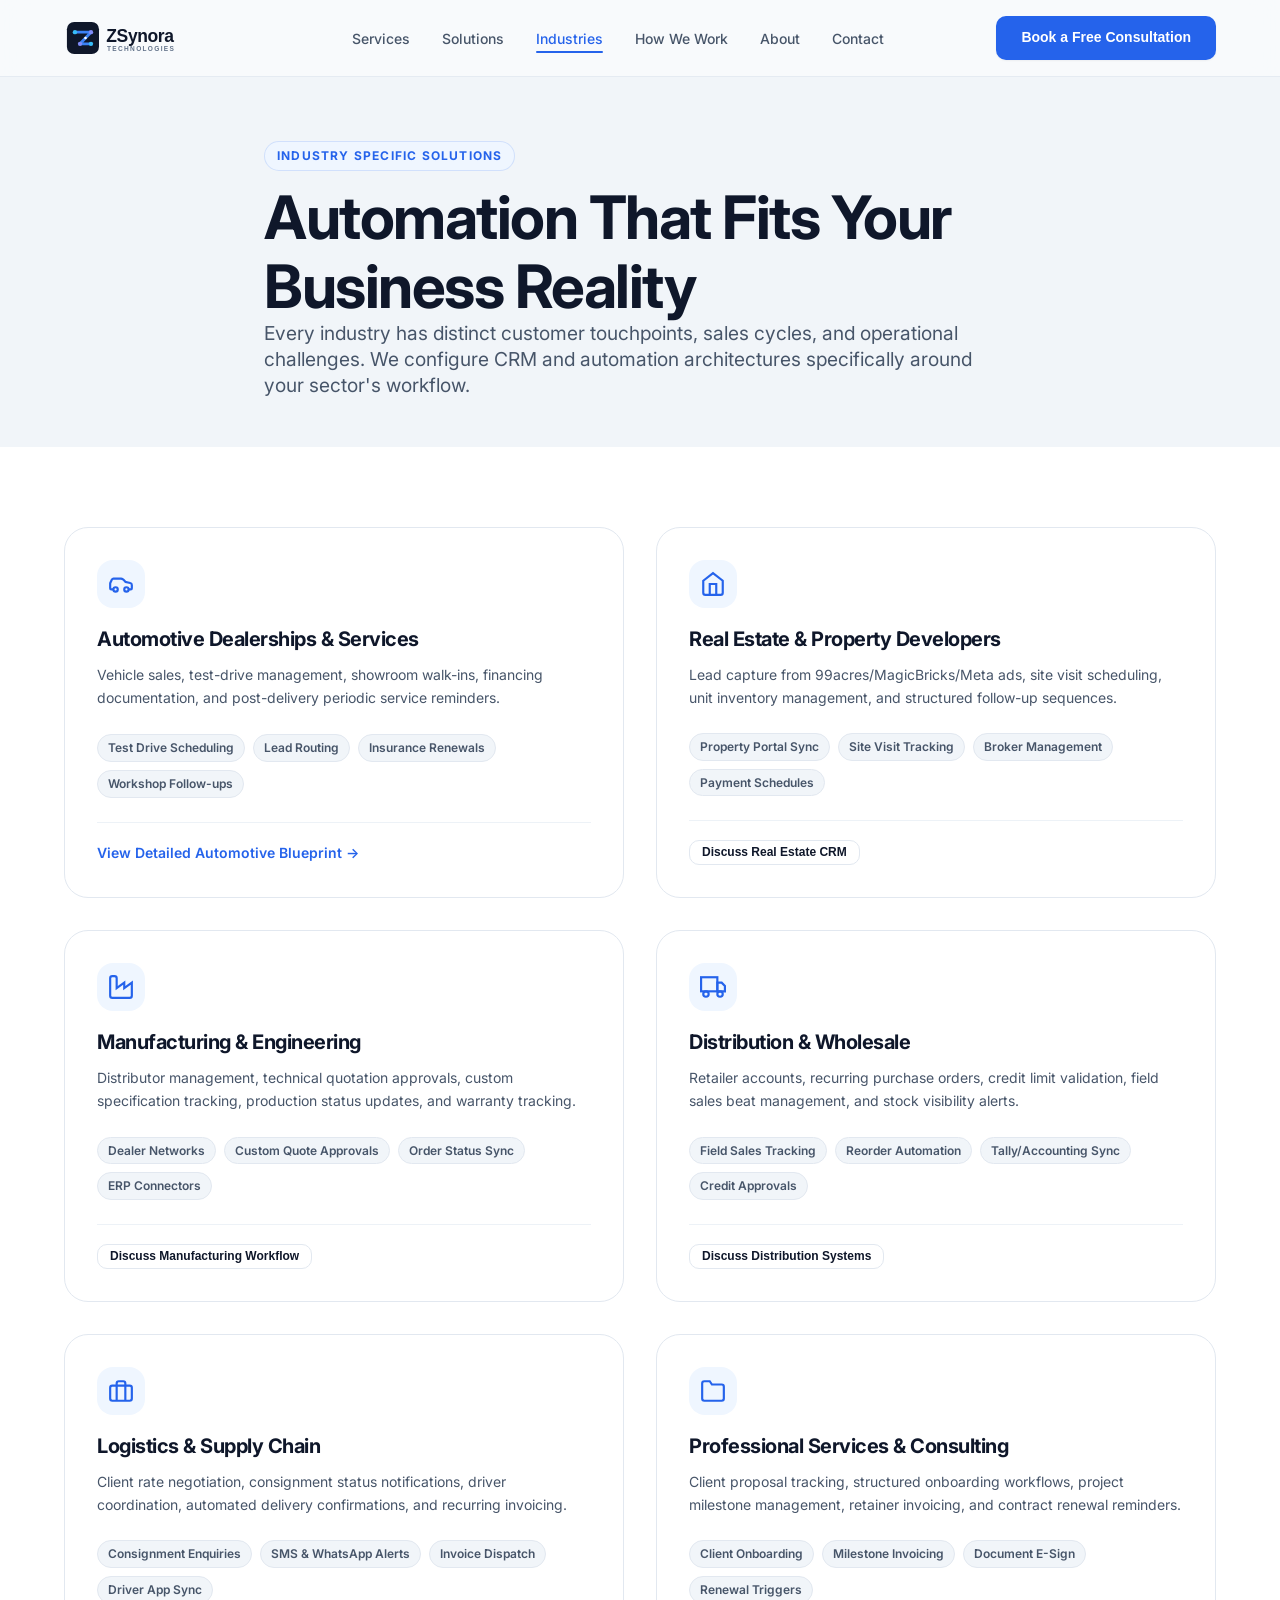
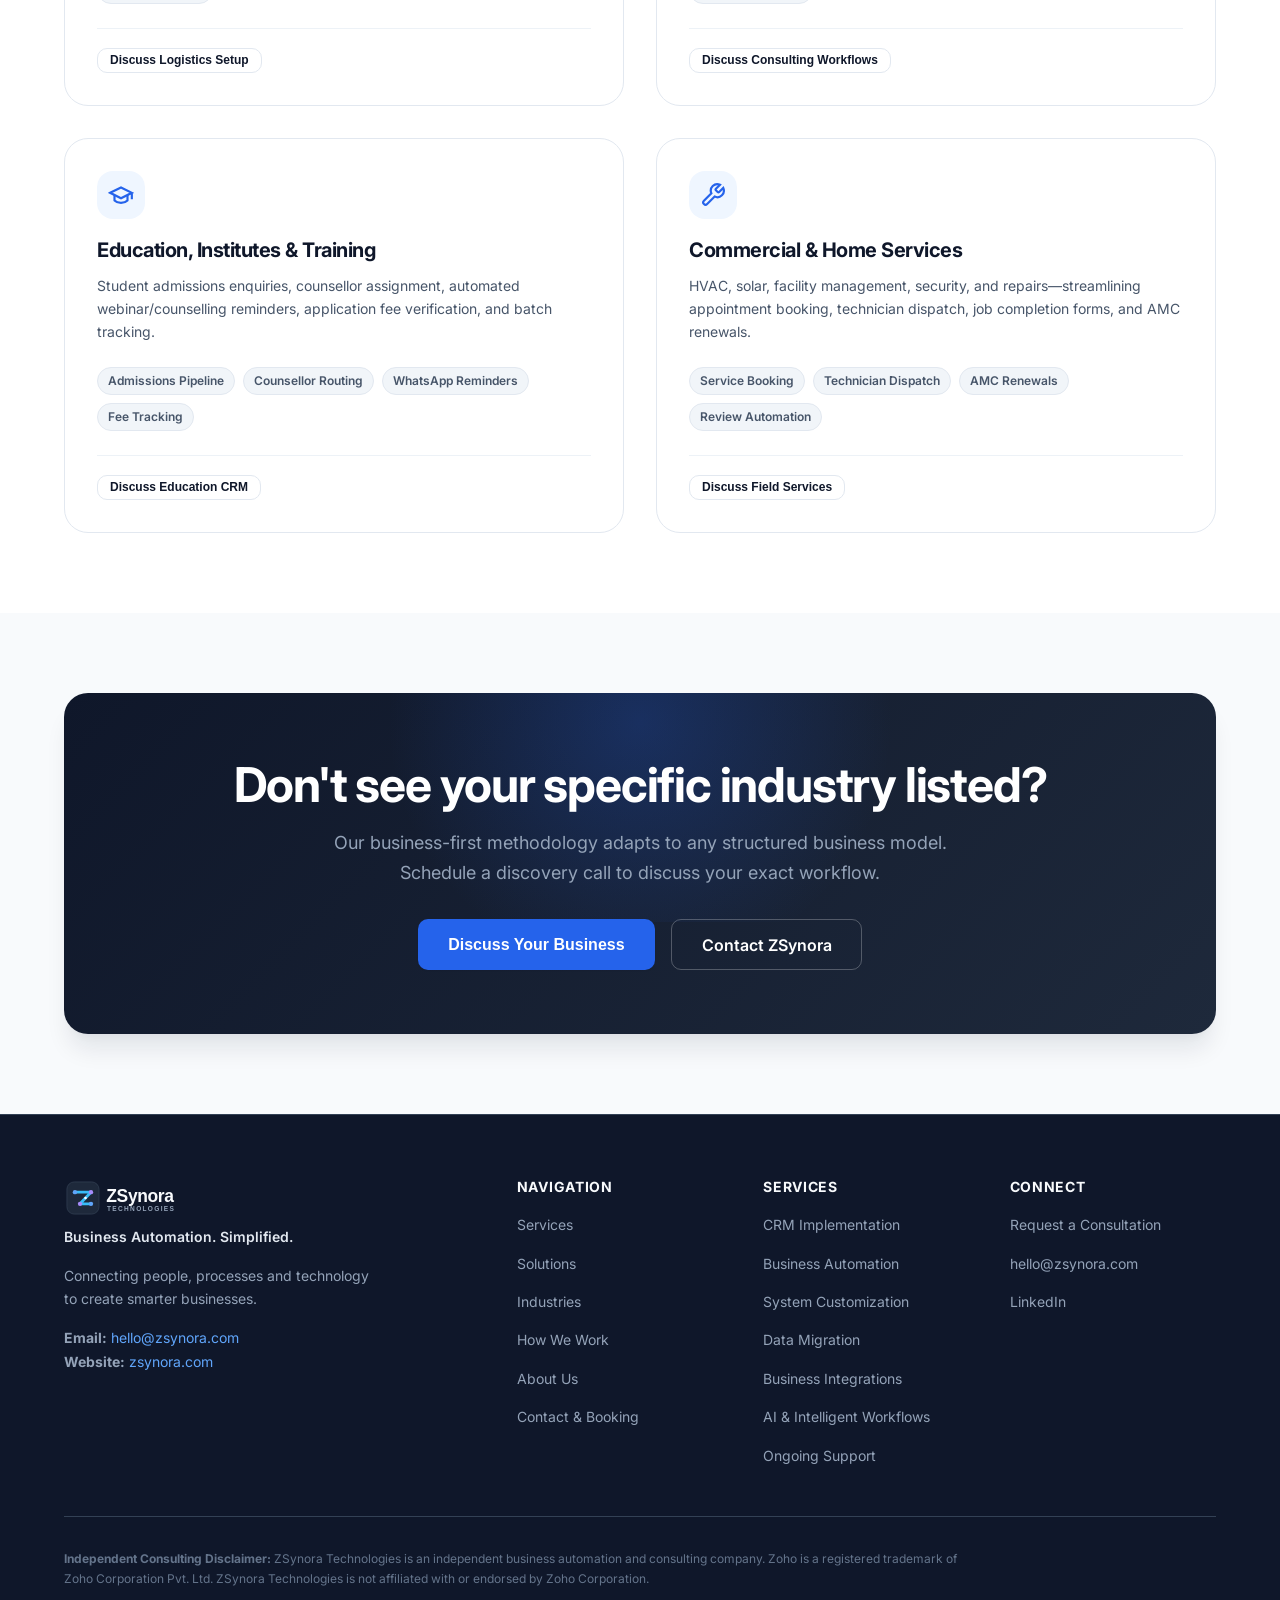
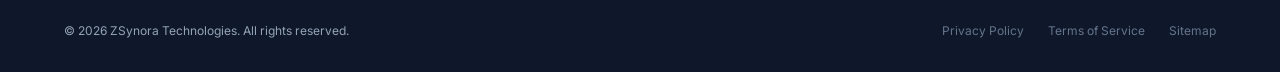
<file: industries.html>
<!DOCTYPE html>
<html lang="en">
<head>
  <meta charset="UTF-8">
  <meta name="viewport" content="width=device-width, initial-scale=1.0">
  <title>Industries | ZSynora Technologies — Tailored Automation Solutions</title>
  <meta name="description" content="Discover how ZSynora delivers custom CRM and workflow automation solutions across Automotive, Real Estate, Manufacturing, Distribution, Logistics, Professional Services, and more.">
  <meta name="keywords" content="automotive CRM, real estate CRM India, manufacturing workflow automation, distribution CRM, logistics automation, professional services CRM">
  
  <meta property="og:title" content="Industries | ZSynora Technologies">
  <meta property="og:description" content="Tailored CRM and automation solutions designed for your specific industry workflows and operational challenges.">
  
  <link rel="icon" type="image/svg+xml" href="favicon.svg">
  <link rel="stylesheet" href="assets/css/main.css">
  <link rel="stylesheet" href="assets/css/components.css">
</head>
<body>

  <!-- Site Header -->
  <header class="site-header" id="header">
    <div class="container nav-container">
      <a href="index.html" class="brand-logo" aria-label="ZSynora Technologies Home">
        <img src="assets/images/logo.svg" alt="ZSynora Technologies Logo" width="180" height="38">
      </a>

      <nav aria-label="Main Navigation">
        <ul class="nav-menu">
          <li><a href="services.html" class="nav-link">Services</a></li>
          <li><a href="solutions.html" class="nav-link">Solutions</a></li>
          <li><a href="industries.html" class="nav-link active">Industries</a></li>
          <li><a href="how-we-work.html" class="nav-link">How We Work</a></li>
          <li><a href="about.html" class="nav-link">About</a></li>
          <li><a href="contact.html" class="nav-link">Contact</a></li>
        </ul>
      </nav>

      <div class="nav-actions">
        <button class="btn btn-primary" data-open-modal="consultation">Book a Free Consultation</button>
        <button class="mobile-nav-toggle" aria-label="Toggle navigation menu" aria-expanded="false">
          <div class="hamburger-icon">
            <span></span>
            <span></span>
            <span></span>
          </div>
        </button>
      </div>
    </div>
  </header>

  <!-- Mobile Drawer -->
  <div class="mobile-drawer" id="mobile-drawer">
    <ul class="mobile-nav-links">
      <li><a href="index.html" class="nav-link">Home</a></li>
      <li><a href="services.html" class="nav-link">Services</a></li>
      <li><a href="solutions.html" class="nav-link">Solutions</a></li>
      <li><a href="industries.html" class="nav-link active">Industries</a></li>
      <li><a href="how-we-work.html" class="nav-link">How We Work</a></li>
      <li><a href="about.html" class="nav-link">About</a></li>
      <li><a href="contact.html" class="nav-link">Contact</a></li>
    </ul>
    <div class="mobile-drawer-footer">
      <button class="btn btn-primary btn-lg" data-open-modal="consultation">Book a Free Consultation</button>
    </div>
  </div>

  <main>
    <!-- Page Header -->
    <section class="section section-subtle" style="padding-top: var(--space-16); padding-bottom: var(--space-12);">
      <div class="container text-center" style="max-width: 800px; margin: 0 auto;">
        <div class="eyebrow">Industry Specific Solutions</div>
        <h1>Automation That Fits Your Business Reality</h1>
        <p class="lead">
          Every industry has distinct customer touchpoints, sales cycles, and operational challenges. We configure CRM and automation architectures specifically around your sector's workflow.
        </p>
      </div>
    </section>

    <!-- Industry Cards Grid -->
    <section class="section section-alt">
      <div class="container">
        <div class="grid-2">

          <!-- 1. Automotive -->
          <div class="service-card" style="padding: var(--space-8);">
            <div class="service-card-icon">
              <svg viewBox="0 0 24 24" fill="none" stroke="currentColor" stroke-width="2"><path d="M19 17h2c.6 0 1-.4 1-1v-3c0-.9-.7-1.7-1.5-1.9C18.7 10.6 16 10 16 10s-1.3-1.4-2.2-2.3c-.5-.4-1.1-.7-1.8-.7H5c-.6 0-1.1.4-1.4.9l-1.4 2.9A3.7 3.7 0 0 0 2 12v4c0 .6.4 1 1 1h2"/><circle cx="7" cy="17" r="2"/><circle cx="17" cy="17" r="2"/></svg>
            </div>
            <h3>Automotive Dealerships &amp; Services</h3>
            <p>
              Vehicle sales, test-drive management, showroom walk-ins, financing documentation, and post-delivery periodic service reminders.
            </p>
            <div class="service-tags">
              <span class="badge">Test Drive Scheduling</span>
              <span class="badge">Lead Routing</span>
              <span class="badge">Insurance Renewals</span>
              <span class="badge">Workshop Follow-ups</span>
            </div>
            <div class="service-card-footer">
              <a href="solutions.html#automotive">View Detailed Automotive Blueprint →</a>
            </div>
          </div>

          <!-- 2. Real Estate -->
          <div class="service-card" style="padding: var(--space-8);">
            <div class="service-card-icon">
              <svg viewBox="0 0 24 24" fill="none" stroke="currentColor" stroke-width="2"><path d="M3 9l9-7 9 7v11a2 2 0 0 1-2 2H5a2 2 0 0 1-2-2z"/><polyline points="9 22 9 12 15 12 15 22"/></svg>
            </div>
            <h3>Real Estate &amp; Property Developers</h3>
            <p>
              Lead capture from 99acres/MagicBricks/Meta ads, site visit scheduling, unit inventory management, and structured follow-up sequences.
            </p>
            <div class="service-tags">
              <span class="badge">Property Portal Sync</span>
              <span class="badge">Site Visit Tracking</span>
              <span class="badge">Broker Management</span>
              <span class="badge">Payment Schedules</span>
            </div>
            <div class="service-card-footer">
              <button class="btn btn-secondary" data-open-modal="consultation" style="font-size: var(--font-size-xs); padding: 4px 12px;">Discuss Real Estate CRM</button>
            </div>
          </div>

          <!-- 3. Manufacturing -->
          <div class="service-card" style="padding: var(--space-8);">
            <div class="service-card-icon">
              <svg viewBox="0 0 24 24" fill="none" stroke="currentColor" stroke-width="2"><path d="M2 20a2 2 0 0 0 2 2h16a2 2 0 0 0 2-2V8l-7 5V8l-7 5V4a2 2 0 0 0-2-2H4a2 2 0 0 0-2 2Z"/></svg>
            </div>
            <h3>Manufacturing &amp; Engineering</h3>
            <p>
              Distributor management, technical quotation approvals, custom specification tracking, production status updates, and warranty tracking.
            </p>
            <div class="service-tags">
              <span class="badge">Dealer Networks</span>
              <span class="badge">Custom Quote Approvals</span>
              <span class="badge">Order Status Sync</span>
              <span class="badge">ERP Connectors</span>
            </div>
            <div class="service-card-footer">
              <button class="btn btn-secondary" data-open-modal="consultation" style="font-size: var(--font-size-xs); padding: 4px 12px;">Discuss Manufacturing Workflow</button>
            </div>
          </div>

          <!-- 4. Distribution & Wholesale -->
          <div class="service-card" style="padding: var(--space-8);">
            <div class="service-card-icon">
              <svg viewBox="0 0 24 24" fill="none" stroke="currentColor" stroke-width="2"><rect x="1" y="3" width="15" height="13"/><polygon points="16 8 20 8 23 11 23 16 16 16 16 8"/><circle cx="5.5" cy="18.5" r="2.5"/><circle cx="18.5" cy="18.5" r="2.5"/></svg>
            </div>
            <h3>Distribution &amp; Wholesale</h3>
            <p>
              Retailer accounts, recurring purchase orders, credit limit validation, field sales beat management, and stock visibility alerts.
            </p>
            <div class="service-tags">
              <span class="badge">Field Sales Tracking</span>
              <span class="badge">Reorder Automation</span>
              <span class="badge">Tally/Accounting Sync</span>
              <span class="badge">Credit Approvals</span>
            </div>
            <div class="service-card-footer">
              <button class="btn btn-secondary" data-open-modal="consultation" style="font-size: var(--font-size-xs); padding: 4px 12px;">Discuss Distribution Systems</button>
            </div>
          </div>

          <!-- 5. Logistics & Supply Chain -->
          <div class="service-card" style="padding: var(--space-8);">
            <div class="service-card-icon">
              <svg viewBox="0 0 24 24" fill="none" stroke="currentColor" stroke-width="2"><rect x="2" y="7" width="20" height="14" rx="2" ry="2"/><path d="M16 21V5a2 2 0 0 0-2-2h-4a2 2 0 0 0-2 2v16"/></svg>
            </div>
            <h3>Logistics &amp; Supply Chain</h3>
            <p>
              Client rate negotiation, consignment status notifications, driver coordination, automated delivery confirmations, and recurring invoicing.
            </p>
            <div class="service-tags">
              <span class="badge">Consignment Enquiries</span>
              <span class="badge">SMS &amp; WhatsApp Alerts</span>
              <span class="badge">Invoice Dispatch</span>
              <span class="badge">Driver App Sync</span>
            </div>
            <div class="service-card-footer">
              <button class="btn btn-secondary" data-open-modal="consultation" style="font-size: var(--font-size-xs); padding: 4px 12px;">Discuss Logistics Setup</button>
            </div>
          </div>

          <!-- 6. Professional Services -->
          <div class="service-card" style="padding: var(--space-8);">
            <div class="service-card-icon">
              <svg viewBox="0 0 24 24" fill="none" stroke="currentColor" stroke-width="2"><path d="M22 19a2 2 0 0 1-2 2H4a2 2 0 0 1-2-2V5a2 2 0 0 1 2-2h5l2 3h9a2 2 0 0 1 2 2z"/></svg>
            </div>
            <h3>Professional Services &amp; Consulting</h3>
            <p>
              Client proposal tracking, structured onboarding workflows, project milestone management, retainer invoicing, and contract renewal reminders.
            </p>
            <div class="service-tags">
              <span class="badge">Client Onboarding</span>
              <span class="badge">Milestone Invoicing</span>
              <span class="badge">Document E-Sign</span>
              <span class="badge">Renewal Triggers</span>
            </div>
            <div class="service-card-footer">
              <button class="btn btn-secondary" data-open-modal="consultation" style="font-size: var(--font-size-xs); padding: 4px 12px;">Discuss Consulting Workflows</button>
            </div>
          </div>

          <!-- 7. Education & Training -->
          <div class="service-card" style="padding: var(--space-8);">
            <div class="service-card-icon">
              <svg viewBox="0 0 24 24" fill="none" stroke="currentColor" stroke-width="2"><path d="M22 10v6M2 10l10-5 10 5-10 5z"/><path d="M6 12v5c3 3 9 3 12 0v-5"/></svg>
            </div>
            <h3>Education, Institutes &amp; Training</h3>
            <p>
              Student admissions enquiries, counsellor assignment, automated webinar/counselling reminders, application fee verification, and batch tracking.
            </p>
            <div class="service-tags">
              <span class="badge">Admissions Pipeline</span>
              <span class="badge">Counsellor Routing</span>
              <span class="badge">WhatsApp Reminders</span>
              <span class="badge">Fee Tracking</span>
            </div>
            <div class="service-card-footer">
              <button class="btn btn-secondary" data-open-modal="consultation" style="font-size: var(--font-size-xs); padding: 4px 12px;">Discuss Education CRM</button>
            </div>
          </div>

          <!-- 8. Commercial & Home Services -->
          <div class="service-card" style="padding: var(--space-8);">
            <div class="service-card-icon">
              <svg viewBox="0 0 24 24" fill="none" stroke="currentColor" stroke-width="2"><path d="M14.7 6.3a1 1 0 0 0 0 1.4l1.6 1.6a1 1 0 0 0 1.4 0l3.77-3.77a6 6 0 0 1-7.94 7.94l-6.91 6.91a2.12 2.12 0 0 1-3-3l6.91-6.91a6 6 0 0 1 7.94-7.94l-3.76 3.76z"/></svg>
            </div>
            <h3>Commercial &amp; Home Services</h3>
            <p>
              HVAC, solar, facility management, security, and repairs—streamlining appointment booking, technician dispatch, job completion forms, and AMC renewals.
            </p>
            <div class="service-tags">
              <span class="badge">Service Booking</span>
              <span class="badge">Technician Dispatch</span>
              <span class="badge">AMC Renewals</span>
              <span class="badge">Review Automation</span>
            </div>
            <div class="service-card-footer">
              <button class="btn btn-secondary" data-open-modal="consultation" style="font-size: var(--font-size-xs); padding: 4px 12px;">Discuss Field Services</button>
            </div>
          </div>

        </div>
      </div>
    </section>

    <!-- Consultation CTA -->
    <section class="section">
      <div class="container">
        <div class="cta-banner">
          <h2>Don't see your specific industry listed?</h2>
          <p>
            Our business-first methodology adapts to any structured business model. Schedule a discovery call to discuss your exact workflow.
          </p>
          <div class="btn-group">
            <button class="btn btn-primary btn-lg" data-open-modal="consultation">
              Discuss Your Business
            </button>
            <a href="contact.html" class="btn btn-outline-white btn-lg">Contact ZSynora</a>
          </div>
        </div>
      </div>
    </section>
  </main>

  <!-- Site Footer -->
  <footer class="site-footer">
    <div class="container">
      <div class="footer-grid">
        <div class="footer-brand">
          <a href="index.html" class="brand-logo" aria-label="ZSynora Technologies">
            <img src="assets/images/logo-white.svg" alt="ZSynora Technologies" width="180" height="38">
          </a>
          <p class="footer-tagline">Business Automation. Simplified.</p>
          <p>Connecting people, processes and technology to create smarter businesses.</p>
          <p style="margin-top: var(--space-4);">
            <strong>Email:</strong> <a href="mailto:hello@zsynora.com" style="color: #60a5fa;">hello@zsynora.com</a><br>
            <strong>Website:</strong> <a href="https://zsynora.com" style="color: #60a5fa;">zsynora.com</a>
          </p>
        </div>

        <div class="footer-col">
          <h4>Navigation</h4>
          <ul class="footer-links">
            <li><a href="services.html">Services</a></li>
            <li><a href="solutions.html">Solutions</a></li>
            <li><a href="industries.html">Industries</a></li>
            <li><a href="how-we-work.html">How We Work</a></li>
            <li><a href="about.html">About Us</a></li>
            <li><a href="contact.html">Contact &amp; Booking</a></li>
          </ul>
        </div>

        <div class="footer-col">
          <h4>Services</h4>
          <ul class="footer-links">
            <li><a href="services.html#crm">CRM Implementation</a></li>
            <li><a href="services.html#automation">Business Automation</a></li>
            <li><a href="services.html#customization">System Customization</a></li>
            <li><a href="services.html#migration">Data Migration</a></li>
            <li><a href="services.html#integrations">Business Integrations</a></li>
            <li><a href="services.html#ai">AI &amp; Intelligent Workflows</a></li>
            <li><a href="services.html#support">Ongoing Support</a></li>
          </ul>
        </div>

        <div class="footer-col">
          <h4>Connect</h4>
          <ul class="footer-links">
            <li><a href="contact.html">Request a Consultation</a></li>
            <li><a href="mailto:hello@zsynora.com">hello@zsynora.com</a></li>
            <li><a href="https://linkedin.com" target="_blank" rel="noopener noreferrer">LinkedIn</a></li>
          </ul>
        </div>
      </div>

      <div class="footer-bottom">
        <p class="footer-disclaimer">
          <strong>Independent Consulting Disclaimer:</strong> ZSynora Technologies is an independent business automation and consulting company. Zoho is a registered trademark of Zoho Corporation Pvt. Ltd. ZSynora Technologies is not affiliated with or endorsed by Zoho Corporation.
        </p>
        <div class="footer-legal-bar">
          <div>&copy; 2026 ZSynora Technologies. All rights reserved.</div>
          <div class="footer-legal-links">
            <a href="privacy.html">Privacy Policy</a>
            <a href="terms.html">Terms of Service</a>
            <a href="sitemap.xml">Sitemap</a>
          </div>
        </div>
      </div>
    </div>
  </footer>

  <!-- Modal -->
  <div class="modal-backdrop" id="consultation-modal" role="dialog" aria-modal="true" aria-hidden="true">
    <div class="modal-dialog">
      <div class="modal-header">
        <div>
          <h3>Book a Free Consultation</h3>
          <p>Discuss your operational bottlenecks and CRM requirements with our team.</p>
        </div>
        <button class="modal-close" aria-label="Close dialog">&times;</button>
      </div>
      <div class="modal-body">
        <form id="modal-consultation-form">
          <div class="form-row">
            <div class="form-group">
              <label class="form-label" for="modal-name">Full Name *</label>
              <input type="text" id="modal-name" class="form-control" placeholder="Your name" required>
              <div class="form-error-msg">Please enter your name</div>
            </div>
            <div class="form-group">
              <label class="form-label" for="modal-company">Business / Company *</label>
              <input type="text" id="modal-company" class="form-control" placeholder="Company name" required>
              <div class="form-error-msg">Please enter your company name</div>
            </div>
          </div>

          <div class="form-row">
            <div class="form-group">
              <label class="form-label" for="modal-email">Work Email *</label>
              <input type="email" id="modal-email" class="form-control" placeholder="name@company.com" required>
              <div class="form-error-msg">Please enter a valid work email</div>
            </div>
            <div class="form-group">
              <label class="form-label" for="modal-phone">Phone Number *</label>
              <input type="tel" id="modal-phone" class="form-control" placeholder="+91 XXXXX XXXXX" required>
              <div class="form-error-msg">Please enter your contact phone</div>
            </div>
          </div>

          <div class="form-group">
            <label class="form-label" for="modal-service">What do you need help with? *</label>
            <select id="modal-service" class="form-control" required>
              <option value="">Select primary requirement...</option>
              <option value="CRM Implementation">CRM Implementation</option>
              <option value="Business Automation">Business Process Automation</option>
              <option value="Zoho Implementation">Independent Zoho Implementation</option>
              <option value="Data Migration">Data Migration (from Excel / Legacy)</option>
              <option value="Integration">Business System Integration</option>
              <option value="AI Automation">AI &amp; Intelligent Automation</option>
              <option value="Ongoing Support">Ongoing System Support</option>
              <option value="Not Sure">Not Sure — Need Consultation</option>
            </select>
            <div class="form-error-msg">Please select your primary requirement</div>
          </div>

          <div class="form-group">
            <label class="form-label" for="modal-message">Tell us about your current process (Optional)</label>
            <textarea id="modal-message" class="form-control" rows="3" placeholder="Briefly describe what tools you use today (e.g. Excel, WhatsApp) and what you want to improve..."></textarea>
          </div>

          <button type="submit" class="btn btn-primary btn-lg" style="width: 100%;">
            Request a Consultation
          </button>
        </form>

        <div class="form-success-card" id="modal-success-state">
          <div class="success-icon-badge">✓</div>
          <h3>Thank You</h3>
          <p style="font-weight: 600; color: #15803d; margin-bottom: 8px;">Thanks for reaching out to ZSynora.</p>
          <p>We've received your enquiry. We'll review your requirements and get back to you.</p>
          <button class="btn btn-secondary" data-close-modal>Close</button>
        </div>
      </div>
    </div>
  </div>

  <div class="mobile-sticky-cta">
    <button class="btn btn-primary" data-open-modal="consultation">Book a Free Consultation</button>
  </div>

  <script src="assets/js/main.js"></script>
  <script src="assets/js/form.js"></script>
</body>
</html>
</file>
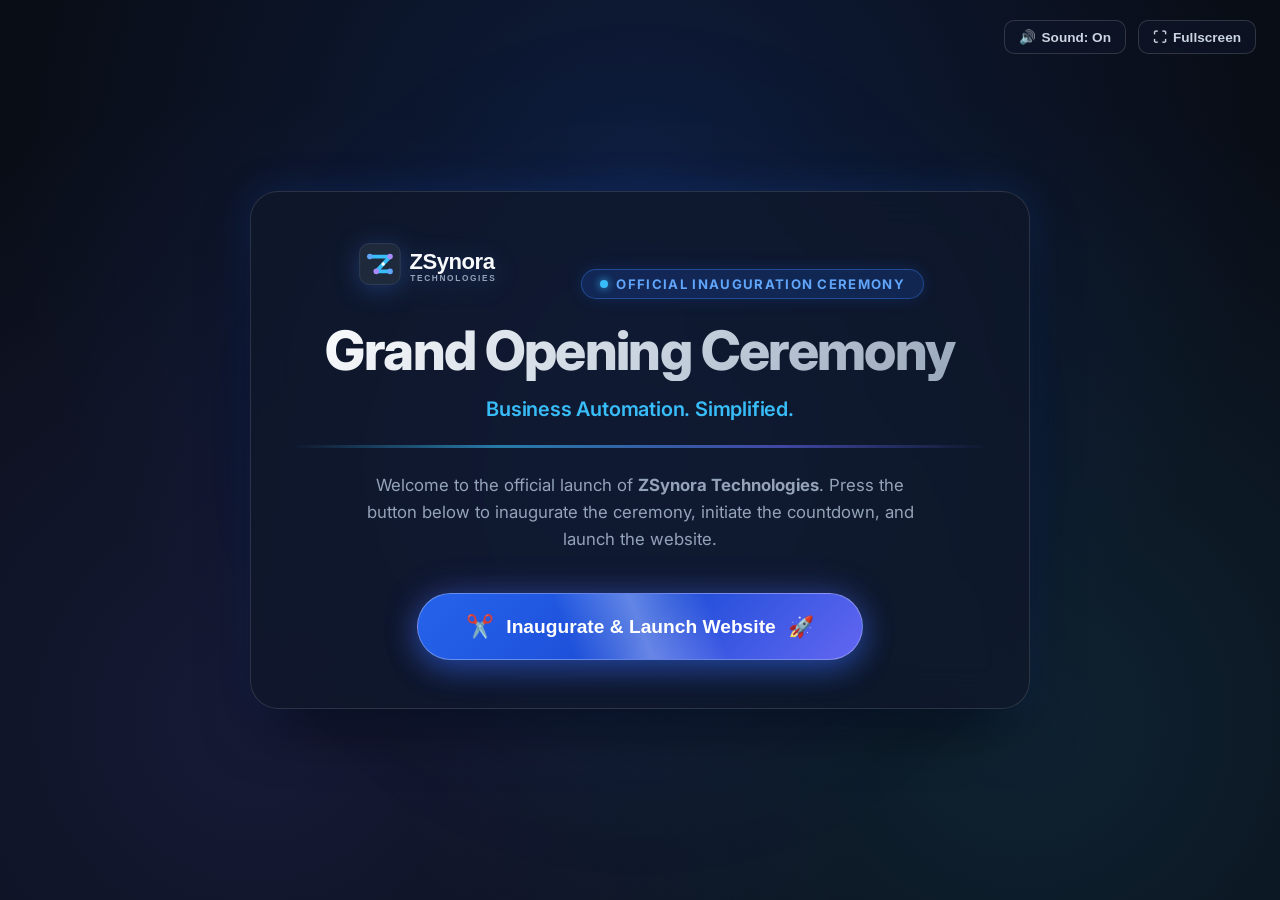
<file: launch.html>
<!DOCTYPE html>
<html lang="en">
<head>
  <meta charset="UTF-8">
  <meta name="viewport" content="width=device-width, initial-scale=1.0">
  <title>Grand Opening Ceremony | ZSynora Technologies</title>
  <meta name="description" content="Official Grand Opening Ceremony and Global Launch of ZSynora Technologies.">
  <link rel="icon" type="image/svg+xml" href="favicon.svg">
  <link rel="preconnect" href="https://fonts.googleapis.com">
  <link rel="preconnect" href="https://fonts.gstatic.com" crossorigin>
  <link href="https://fonts.googleapis.com/css2?family=Inter:wght@300;400;600;700;800;900&display=swap" rel="stylesheet">
  
  <style>
    :root {
      --color-primary: #2563eb;
      --color-primary-light: #38bdf8;
      --color-accent-violet: #6366f1;
      --color-accent-gold: #f59e0b;
      --color-accent-emerald: #10b981;
      --color-bg-dark: #090d16;
      --color-card-bg: rgba(15, 23, 42, 0.75);
      --font-family: 'Inter', -apple-system, BlinkMacSystemFont, sans-serif;
    }

    * {
      box-sizing: border-box;
      margin: 0;
      padding: 0;
    }

    body {
      font-family: var(--font-family);
      background-color: var(--color-bg-dark);
      color: #f8fafc;
      min-height: 100vh;
      display: flex;
      flex-direction: column;
      align-items: center;
      justify-content: center;
      overflow: hidden;
      position: relative;
      background: radial-gradient(circle at 50% 20%, rgba(37, 99, 235, 0.18) 0%, transparent 65%),
                  radial-gradient(circle at 20% 80%, rgba(99, 102, 241, 0.15) 0%, transparent 50%),
                  radial-gradient(circle at 80% 80%, rgba(56, 189, 248, 0.12) 0%, transparent 50%),
                  #090d16;
    }

    /* Ambient animated glow background */
    .ambient-glow {
      position: absolute;
      top: 50%;
      left: 50%;
      transform: translate(-50%, -50%);
      width: 700px;
      height: 700px;
      background: radial-gradient(circle, rgba(37, 99, 235, 0.15) 0%, transparent 70%);
      filter: blur(80px);
      pointer-events: none;
      animation: ambientPulse 8s infinite alternate ease-in-out;
    }

    @keyframes ambientPulse {
      0% { transform: translate(-50%, -50%) scale(0.85); opacity: 0.5; }
      100% { transform: translate(-50%, -50%) scale(1.15); opacity: 0.9; }
    }

    /* Main Container */
    .ceremony-container {
      position: relative;
      z-index: 10;
      width: 92%;
      max-width: 780px;
      text-align: center;
      padding: 3rem 2.5rem;
      background: var(--color-card-bg);
      border: 1px solid rgba(255, 255, 255, 0.12);
      border-radius: 28px;
      backdrop-filter: blur(20px);
      -webkit-backdrop-filter: blur(20px);
      box-shadow: 0 25px 60px -15px rgba(0, 0, 0, 0.7),
                  0 0 40px rgba(37, 99, 235, 0.2);
    }

    /* Brand Header */
    .brand-mark {
      display: inline-flex;
      align-items: center;
      justify-content: center;
      margin-bottom: 1.5rem;
    }

    .brand-mark img {
      height: 48px;
      width: auto;
      filter: drop-shadow(0 4px 12px rgba(59, 130, 246, 0.3));
    }

    .ceremony-badge {
      display: inline-flex;
      align-items: center;
      gap: 8px;
      padding: 6px 18px;
      border-radius: 9999px;
      background: rgba(37, 99, 235, 0.2);
      border: 1px solid rgba(59, 130, 246, 0.4);
      color: #60a5fa;
      font-size: 0.825rem;
      font-weight: 700;
      text-transform: uppercase;
      letter-spacing: 0.1em;
      margin-bottom: 1.25rem;
      box-shadow: 0 0 15px rgba(37, 99, 235, 0.2);
    }

    .badge-pulse-dot {
      width: 8px;
      height: 8px;
      border-radius: 50%;
      background-color: #38bdf8;
      box-shadow: 0 0 8px #38bdf8;
      animation: pulseDot 1.5s infinite;
    }

    @keyframes pulseDot {
      0%, 100% { opacity: 1; transform: scale(1); }
      50% { opacity: 0.4; transform: scale(0.7); }
    }

    h1 {
      font-size: clamp(2.2rem, 5vw, 3.4rem);
      font-weight: 800;
      letter-spacing: -0.03em;
      line-height: 1.15;
      margin-bottom: 1rem;
      background: linear-gradient(135deg, #ffffff 0%, #cbd5e1 50%, #94a3b8 100%);
      -webkit-background-clip: text;
      -webkit-text-fill-color: transparent;
    }

    .tagline-text {
      font-size: 1.25rem;
      font-weight: 600;
      color: #38bdf8;
      margin-bottom: 0.75rem;
      letter-spacing: -0.01em;
    }

    .ceremony-desc {
      font-size: 1.05rem;
      color: #94a3b8;
      line-height: 1.6;
      max-width: 580px;
      margin: 0 auto 2.5rem;
    }

    /* Action Controls & Launch Button */
    .launch-action-area {
      display: flex;
      flex-direction: column;
      align-items: center;
      gap: 1.25rem;
    }

    .btn-grand-launch {
      position: relative;
      display: inline-flex;
      align-items: center;
      justify-content: center;
      gap: 12px;
      padding: 1.2rem 3rem;
      font-size: 1.2rem;
      font-weight: 700;
      color: #ffffff;
      background: linear-gradient(135deg, #2563eb 0%, #1d4ed8 50%, #6366f1 100%);
      border: 1px solid rgba(255, 255, 255, 0.3);
      border-radius: 9999px;
      cursor: pointer;
      box-shadow: 0 10px 30px rgba(37, 99, 235, 0.45),
                  0 0 35px rgba(99, 102, 241, 0.3);
      transition: all 0.3s cubic-bezier(0.16, 1, 0.3, 1);
      overflow: hidden;
    }

    .btn-grand-launch::before {
      content: '';
      position: absolute;
      top: -50%;
      left: -50%;
      width: 200%;
      height: 200%;
      background: linear-gradient(45deg, transparent 40%, rgba(255, 255, 255, 0.3) 50%, transparent 60%);
      transform: rotate(25deg);
      animation: shimmer 3s infinite linear;
    }

    @keyframes shimmer {
      0% { transform: translateX(-100%) rotate(25deg); }
      100% { transform: translateX(100%) rotate(25deg); }
    }

    .btn-grand-launch:hover {
      transform: translateY(-3px) scale(1.03);
      box-shadow: 0 15px 40px rgba(37, 99, 235, 0.6),
                  0 0 50px rgba(99, 102, 241, 0.45);
    }

    .btn-grand-launch:active {
      transform: translateY(1px) scale(0.98);
    }

    /* Countdown Display Screen */
    .countdown-overlay {
      display: none;
      flex-direction: column;
      align-items: center;
      justify-content: center;
      margin: 1.5rem 0;
    }

    .countdown-overlay.active {
      display: flex;
    }

    .countdown-number {
      font-size: clamp(5rem, 15vw, 8.5rem);
      font-weight: 900;
      color: #ffffff;
      line-height: 1;
      text-shadow: 0 0 40px rgba(56, 189, 248, 0.8),
                   0 0 80px rgba(37, 99, 235, 0.5);
      animation: countdownZoom 0.95s cubic-bezier(0.16, 1, 0.3, 1) infinite;
    }

    @keyframes countdownZoom {
      0% { transform: scale(0.6); opacity: 0; filter: blur(10px); }
      40% { transform: scale(1.15); opacity: 1; filter: blur(0px); }
      70% { transform: scale(1); opacity: 1; }
      100% { transform: scale(1.2); opacity: 0; filter: blur(8px); }
    }

    .countdown-label {
      font-size: 1.1rem;
      font-weight: 700;
      text-transform: uppercase;
      letter-spacing: 0.15em;
      color: #38bdf8;
      margin-top: 0.5rem;
    }

    /* Success / Launched State */
    .launch-complete-card {
      display: none;
      flex-direction: column;
      align-items: center;
      margin-top: 1rem;
      animation: fadeIn 0.5s ease;
    }

    .launch-complete-card.active {
      display: flex;
    }

    @keyframes fadeIn {
      from { opacity: 0; transform: translateY(10px); }
      to { opacity: 1; transform: translateY(0); }
    }

    .launch-status-badge {
      display: inline-flex;
      align-items: center;
      gap: 8px;
      padding: 8px 20px;
      border-radius: 9999px;
      background: rgba(16, 185, 129, 0.2);
      border: 1px solid rgba(16, 185, 129, 0.4);
      color: #34d399;
      font-size: 1rem;
      font-weight: 700;
      margin-bottom: 1.5rem;
      box-shadow: 0 0 25px rgba(16, 185, 129, 0.25);
    }

    .btn-group-launched {
      display: flex;
      flex-wrap: wrap;
      gap: 1rem;
      justify-content: center;
    }

    .btn-view-site {
      display: inline-flex;
      align-items: center;
      gap: 8px;
      padding: 0.9rem 2rem;
      font-size: 1rem;
      font-weight: 700;
      color: #ffffff;
      background: #2563eb;
      border-radius: 12px;
      text-decoration: none;
      transition: all 0.25s ease;
      box-shadow: 0 4px 15px rgba(37, 99, 235, 0.3);
    }

    .btn-view-site:hover {
      background: #1d4ed8;
      transform: translateY(-2px);
      box-shadow: 0 6px 20px rgba(37, 99, 235, 0.45);
    }

    .btn-replay {
      display: inline-flex;
      align-items: center;
      gap: 8px;
      padding: 0.9rem 1.75rem;
      font-size: 1rem;
      font-weight: 600;
      color: #cbd5e1;
      background: rgba(255, 255, 255, 0.08);
      border: 1px solid rgba(255, 255, 255, 0.15);
      border-radius: 12px;
      cursor: pointer;
      transition: all 0.25s ease;
    }

    .btn-replay:hover {
      background: rgba(255, 255, 255, 0.15);
      color: #ffffff;
      transform: translateY(-2px);
    }

    /* Top Corner Options */
    .top-controls {
      position: absolute;
      top: 20px;
      right: 24px;
      display: flex;
      gap: 12px;
      z-index: 20;
    }

    .control-btn {
      background: rgba(15, 23, 42, 0.6);
      border: 1px solid rgba(255, 255, 255, 0.15);
      color: #cbd5e1;
      padding: 8px 14px;
      border-radius: 10px;
      font-size: 0.85rem;
      font-weight: 600;
      cursor: pointer;
      display: inline-flex;
      align-items: center;
      gap: 6px;
      backdrop-filter: blur(10px);
      transition: all 0.2s ease;
    }

    .control-btn:hover {
      background: rgba(30, 41, 59, 0.8);
      color: #ffffff;
      border-color: rgba(255, 255, 255, 0.3);
    }

    /* Ribbon Decoration Elements */
    .ribbon-bar {
      width: 100%;
      height: 3px;
      background: linear-gradient(90deg, transparent 0%, #38bdf8 30%, #6366f1 70%, transparent 100%);
      margin: 1.5rem 0;
      opacity: 0.6;
    }

    @media (max-width: 640px) {
      .ceremony-container {
        padding: 2.25rem 1.5rem;
      }
      .btn-grand-launch {
        width: 100%;
        padding: 1.1rem 1.5rem;
        font-size: 1.1rem;
      }
      .btn-group-launched {
        flex-direction: column;
        width: 100%;
      }
      .btn-view-site, .btn-replay {
        width: 100%;
        justify-content: center;
      }
    }
  </style>
</head>
<body>

  <!-- Ambient Glow -->
  <div class="ambient-glow"></div>

  <!-- Top Controls -->
  <div class="top-controls">
    <button class="control-btn" id="sound-toggle" title="Toggle Sound">
      <span id="sound-icon">🔊</span> Sound: On
    </button>
    <button class="control-btn" id="fullscreen-toggle" title="Toggle Fullscreen">
      <span>⛶</span> Fullscreen
    </button>
  </div>

  <!-- Main Ceremony Card -->
  <div class="ceremony-container">
    
    <!-- Brand Logo -->
    <div class="brand-mark">
      <img src="assets/images/logo-white.svg" alt="ZSynora Technologies Logo" width="220" height="48">
    </div>

    <div class="ceremony-badge">
      <span class="badge-pulse-dot"></span>
      Official Inauguration Ceremony
    </div>

    <div id="initial-state">
      <h1>Grand Opening Ceremony</h1>
      <div class="tagline-text">Business Automation. Simplified.</div>
      
      <div class="ribbon-bar"></div>

      <p class="ceremony-desc">
        Welcome to the official launch of <strong>ZSynora Technologies</strong>. Press the button below to inaugurate the ceremony, initiate the countdown, and launch the website.
      </p>

      <div class="launch-action-area">
        <button class="btn-grand-launch" id="start-launch-btn">
          <span style="font-size: 1.4rem;">✂️</span>
          <span>Inaugurate &amp; Launch Website</span>
          <span style="font-size: 1.3rem;">🚀</span>
        </button>
      </div>
    </div>

    <!-- Countdown Display -->
    <div class="countdown-overlay" id="countdown-overlay">
      <div class="countdown-number" id="countdown-num">5</div>
      <div class="countdown-label" id="countdown-label">Initiating Global Launch...</div>
    </div>

    <!-- Launch Completed State -->
    <div class="launch-complete-card" id="launch-complete-card">
      <div class="launch-status-badge">
        <span>🎉</span> Official Website Launched Successfully!
      </div>
      
      <h2 style="font-size: clamp(1.8rem, 4vw, 2.5rem); margin-bottom: 0.75rem; color: #ffffff;">
        Welcome to ZSynora Technologies
      </h2>
      <p style="color: #94a3b8; font-size: 1.05rem; margin-bottom: 2rem; max-width: 520px;">
        The official website has been opened in a new tab. You can re-open it or replay the inaugural ceremony anytime.
      </p>

      <div class="btn-group-launched">
        <a href="index.html" target="_blank" rel="noopener noreferrer" class="btn-view-site">
          <span>Explore Website (New Tab)</span>
          <svg width="18" height="18" viewBox="0 0 24 24" fill="none" stroke="currentColor" stroke-width="2"><path d="M18 13v6a2 2 0 0 1-2 2H5a2 2 0 0 1-2-2V8a2 2 0 0 1 2-2h6M15 3h6v6M10 14L21 3"/></svg>
        </a>
        <button class="btn-replay" id="replay-btn">
          <span>🔄 Replay Ceremony</span>
      </div>
    </div>

  </div>

  <script>
    document.addEventListener('DOMContentLoaded', () => {
      const startBtn = document.getElementById('start-launch-btn');
      const replayBtn = document.getElementById('replay-btn');
      const initialState = document.getElementById('initial-state');
      const countdownOverlay = document.getElementById('countdown-overlay');
      const countdownNum = document.getElementById('countdown-num');
      const countdownLabel = document.getElementById('countdown-label');
      const completeCard = document.getElementById('launch-complete-card');
      const soundToggle = document.getElementById('sound-toggle');
      const soundIcon = document.getElementById('sound-icon');
      const fullscreenToggle = document.getElementById('fullscreen-toggle');

      let soundEnabled = true;
      let audioCtx = null;

      function getAudioContext() {
        if (!audioCtx) {
          const AudioContext = window.AudioContext || window.webkitAudioContext;
          if (AudioContext) audioCtx = new AudioContext();
        }
        if (audioCtx && audioCtx.state === 'suspended') {
          audioCtx.resume();
        }
        return audioCtx;
      }

      // Synthesize Countdown Tick Sound
      function playTickSound(freq, duration) {
        if (!soundEnabled) return;
        try {
          const ctx = getAudioContext();
          if (!ctx) return;
          const osc = ctx.createOscillator();
          const gain = ctx.createGain();
          osc.type = 'sine';
          osc.frequency.setValueAtTime(freq || 600, ctx.currentTime);

          gain.gain.setValueAtTime(0, ctx.currentTime);
          gain.gain.linearRampToValueAtTime(0.12, ctx.currentTime + 0.01);
          gain.gain.exponentialRampToValueAtTime(0.001, ctx.currentTime + (duration || 0.15));

          osc.connect(gain);
          gain.connect(ctx.destination);

          osc.start(ctx.currentTime);
          osc.stop(ctx.currentTime + (duration || 0.15));
        } catch (e) {}
      }

      // Grand Launch Fanfare
      function playGrandFanfare() {
        if (!soundEnabled) return;
        try {
          const ctx = getAudioContext();
          if (!ctx) return;
          const notes = [440, 554.37, 659.25, 880, 1108.73, 1318.51];
          notes.forEach((freq, idx) => {
            const osc = ctx.createOscillator();
            const gain = ctx.createGain();
            osc.type = 'triangle';
            osc.frequency.setValueAtTime(freq, ctx.currentTime + idx * 0.08);

            gain.gain.setValueAtTime(0, ctx.currentTime + idx * 0.08);
            gain.gain.linearRampToValueAtTime(0.15, ctx.currentTime + idx * 0.08 + 0.02);
            gain.gain.exponentialRampToValueAtTime(0.001, ctx.currentTime + idx * 0.08 + 1.2);

            osc.connect(gain);
            gain.connect(ctx.destination);

            osc.start(ctx.currentTime + idx * 0.08);
            osc.stop(ctx.currentTime + idx * 0.08 + 1.25);
          });
        } catch (e) {}
      }

      // Sound toggle
      soundToggle.addEventListener('click', () => {
        soundEnabled = !soundEnabled;
        soundIcon.textContent = soundEnabled ? '🔊' : '🔇';
        soundToggle.innerHTML = `<span id="sound-icon">${soundEnabled ? '🔊' : '🔇'}</span> Sound: ${soundEnabled ? 'On' : 'Off'}`;
      });

      // Fullscreen toggle
      fullscreenToggle.addEventListener('click', () => {
        if (!document.fullscreenElement) {
          document.documentElement.requestFullscreen().catch(() => {});
          fullscreenToggle.innerHTML = '<span>🗗</span> Exit Fullscreen';
        } else {
          document.exitFullscreen().catch(() => {});
          fullscreenToggle.innerHTML = '<span>⛶</span> Fullscreen';
        }
      });

      function runCeremonyCountdown() {
        getAudioContext();
        initialState.style.display = 'none';
        completeCard.classList.remove('active');
        countdownOverlay.classList.add('active');

        let count = 5;
        countdownNum.textContent = count;
        countdownLabel.textContent = "Initiating Global Launch Sequence...";
        playTickSound(520, 0.2);

        const countdownInterval = setInterval(() => {
          count--;
          if (count > 0) {
            countdownNum.textContent = count;
            playTickSound(520 + (5 - count) * 90, 0.2);
            if (count === 3) countdownLabel.textContent = "Connecting Systems & Synchronizing...";
            if (count === 1) countdownLabel.textContent = "Ready for Launch...";
          } else {
            clearInterval(countdownInterval);
            countdownNum.textContent = "🚀";
            countdownLabel.textContent = "ZSYNORA TECHNOLOGIES IS LIVE!";
            playGrandFanfare();

            // 2. Open website in new tab ONLY when countdown ends
            try {
              window.open('index.html', '_blank');
            } catch (e) {
              console.error('Error opening website tab:', e);
            }

            setTimeout(() => {
              countdownOverlay.classList.remove('active');
              completeCard.classList.add('active');
            }, 1000);
          }
        }, 1000);
      }

      startBtn.addEventListener('click', runCeremonyCountdown);
      replayBtn.addEventListener('click', runCeremonyCountdown);
    });
  </script>
</body>
</html>
</file>
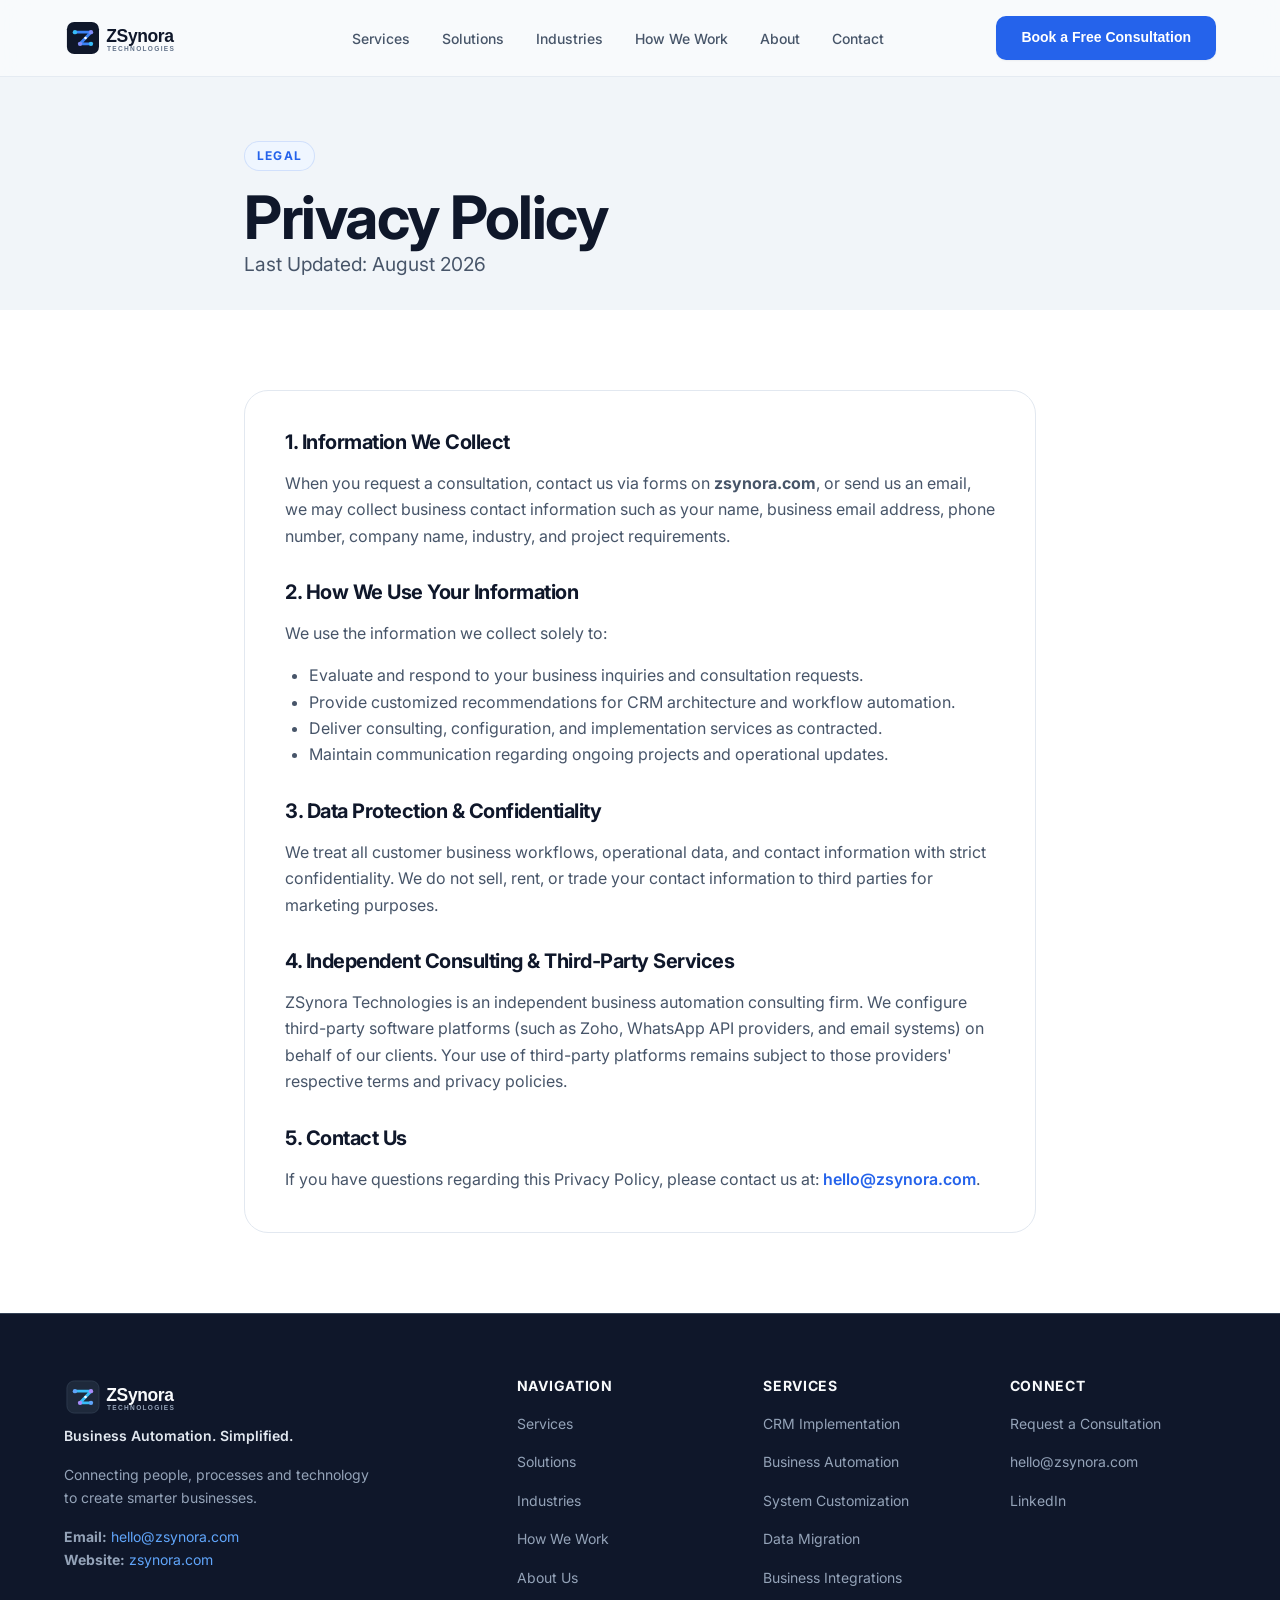
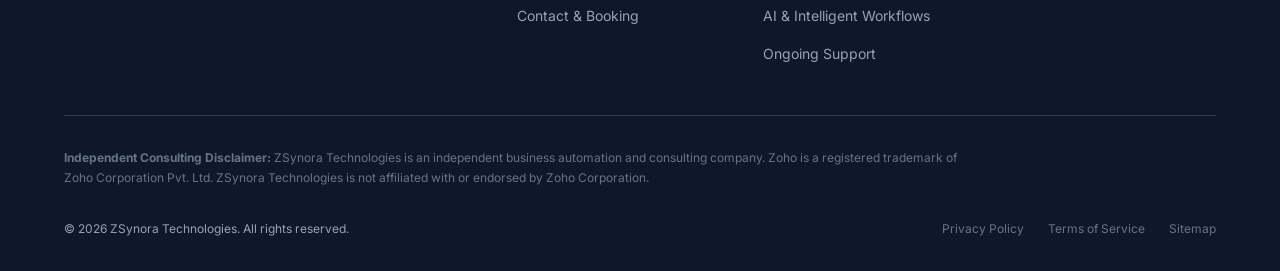
<file: privacy.html>
<!DOCTYPE html>
<html lang="en">
<head>
  <meta charset="UTF-8">
  <meta name="viewport" content="width=device-width, initial-scale=1.0">
  <title>Privacy Policy | ZSynora Technologies</title>
  <meta name="description" content="Privacy Policy for ZSynora Technologies. How we collect, handle, and protect your information.">
  <link rel="icon" type="image/svg+xml" href="favicon.svg">
  <link rel="stylesheet" href="assets/css/main.css">
  <link rel="stylesheet" href="assets/css/components.css">
</head>
<body>

  <!-- Header -->
  <header class="site-header" id="header">
    <div class="container nav-container">
      <a href="index.html" class="brand-logo" aria-label="ZSynora Technologies Home">
        <img src="assets/images/logo.svg" alt="ZSynora Technologies Logo" width="180" height="38">
      </a>

      <nav aria-label="Main Navigation">
        <ul class="nav-menu">
          <li><a href="services.html" class="nav-link">Services</a></li>
          <li><a href="solutions.html" class="nav-link">Solutions</a></li>
          <li><a href="industries.html" class="nav-link">Industries</a></li>
          <li><a href="how-we-work.html" class="nav-link">How We Work</a></li>
          <li><a href="about.html" class="nav-link">About</a></li>
          <li><a href="contact.html" class="nav-link">Contact</a></li>
        </ul>
      </nav>

      <div class="nav-actions">
        <button class="btn btn-primary" data-open-modal="consultation">Book a Free Consultation</button>
        <button class="mobile-nav-toggle" aria-label="Toggle navigation menu" aria-expanded="false">
          <div class="hamburger-icon"><span></span><span></span><span></span></div>
        </button>
      </div>
    </div>
  </header>

  <!-- Mobile Drawer -->
  <div class="mobile-drawer" id="mobile-drawer">
    <ul class="mobile-nav-links">
      <li><a href="index.html" class="nav-link">Home</a></li>
      <li><a href="services.html" class="nav-link">Services</a></li>
      <li><a href="solutions.html" class="nav-link">Solutions</a></li>
      <li><a href="industries.html" class="nav-link">Industries</a></li>
      <li><a href="how-we-work.html" class="nav-link">How We Work</a></li>
      <li><a href="about.html" class="nav-link">About</a></li>
      <li><a href="contact.html" class="nav-link">Contact</a></li>
    </ul>
    <div class="mobile-drawer-footer">
      <button class="btn btn-primary btn-lg" data-open-modal="consultation">Book a Free Consultation</button>
    </div>
  </div>

  <main>
    <section class="section section-subtle" style="padding-top: var(--space-16); padding-bottom: var(--space-8);">
      <div class="container container-narrow">
        <div class="eyebrow">Legal</div>
        <h1>Privacy Policy</h1>
        <p class="lead">Last Updated: August 2026</p>
      </div>
    </section>

    <section class="section section-alt">
      <div class="container container-narrow">
        <div style="background-color: #ffffff; border: 1px solid var(--color-border); border-radius: var(--radius-xl); padding: var(--space-10); line-height: var(--lh-relaxed);">
          <h2 style="font-size: var(--font-size-xl); margin-bottom: var(--space-4);">1. Information We Collect</h2>
          <p>
            When you request a consultation, contact us via forms on <strong>zsynora.com</strong>, or send us an email, we may collect business contact information such as your name, business email address, phone number, company name, industry, and project requirements.
          </p>

          <h2 style="font-size: var(--font-size-xl); margin-top: var(--space-8); margin-bottom: var(--space-4);">2. How We Use Your Information</h2>
          <p>
            We use the information we collect solely to:
          </p>
          <ul style="margin-left: var(--space-6); margin-bottom: var(--space-4); color: var(--color-text-secondary);">
            <li>Evaluate and respond to your business inquiries and consultation requests.</li>
            <li>Provide customized recommendations for CRM architecture and workflow automation.</li>
            <li>Deliver consulting, configuration, and implementation services as contracted.</li>
            <li>Maintain communication regarding ongoing projects and operational updates.</li>
          </ul>

          <h2 style="font-size: var(--font-size-xl); margin-top: var(--space-8); margin-bottom: var(--space-4);">3. Data Protection &amp; Confidentiality</h2>
          <p>
            We treat all customer business workflows, operational data, and contact information with strict confidentiality. We do not sell, rent, or trade your contact information to third parties for marketing purposes.
          </p>

          <h2 style="font-size: var(--font-size-xl); margin-top: var(--space-8); margin-bottom: var(--space-4);">4. Independent Consulting &amp; Third-Party Services</h2>
          <p>
            ZSynora Technologies is an independent business automation consulting firm. We configure third-party software platforms (such as Zoho, WhatsApp API providers, and email systems) on behalf of our clients. Your use of third-party platforms remains subject to those providers' respective terms and privacy policies.
          </p>

          <h2 style="font-size: var(--font-size-xl); margin-top: var(--space-8); margin-bottom: var(--space-4);">5. Contact Us</h2>
          <p>
            If you have questions regarding this Privacy Policy, please contact us at: <a href="mailto:hello@zsynora.com" style="color: var(--color-primary); font-weight: 600;">hello@zsynora.com</a>.
          </p>
        </div>
      </div>
    </section>
  </main>

  <!-- Site Footer -->
  <footer class="site-footer">
    <div class="container">
      <div class="footer-grid">
        <div class="footer-brand">
          <a href="index.html" class="brand-logo" aria-label="ZSynora Technologies">
            <img src="assets/images/logo-white.svg" alt="ZSynora Technologies" width="180" height="38">
          </a>
          <p class="footer-tagline">Business Automation. Simplified.</p>
          <p>Connecting people, processes and technology to create smarter businesses.</p>
          <p style="margin-top: var(--space-4);">
            <strong>Email:</strong> <a href="mailto:hello@zsynora.com" style="color: #60a5fa;">hello@zsynora.com</a><br>
            <strong>Website:</strong> <a href="https://zsynora.com" style="color: #60a5fa;">zsynora.com</a>
          </p>
        </div>

        <div class="footer-col">
          <h4>Navigation</h4>
          <ul class="footer-links">
            <li><a href="services.html">Services</a></li>
            <li><a href="solutions.html">Solutions</a></li>
            <li><a href="industries.html">Industries</a></li>
            <li><a href="how-we-work.html">How We Work</a></li>
            <li><a href="about.html">About Us</a></li>
            <li><a href="contact.html">Contact &amp; Booking</a></li>
          </ul>
        </div>

        <div class="footer-col">
          <h4>Services</h4>
          <ul class="footer-links">
            <li><a href="services.html#crm">CRM Implementation</a></li>
            <li><a href="services.html#automation">Business Automation</a></li>
            <li><a href="services.html#customization">System Customization</a></li>
            <li><a href="services.html#migration">Data Migration</a></li>
            <li><a href="services.html#integrations">Business Integrations</a></li>
            <li><a href="services.html#ai">AI &amp; Intelligent Workflows</a></li>
            <li><a href="services.html#support">Ongoing Support</a></li>
          </ul>
        </div>

        <div class="footer-col">
          <h4>Connect</h4>
          <ul class="footer-links">
            <li><a href="contact.html">Request a Consultation</a></li>
            <li><a href="mailto:hello@zsynora.com">hello@zsynora.com</a></li>
            <li><a href="https://linkedin.com" target="_blank" rel="noopener noreferrer">LinkedIn</a></li>
          </ul>
        </div>
      </div>

      <div class="footer-bottom">
        <p class="footer-disclaimer">
          <strong>Independent Consulting Disclaimer:</strong> ZSynora Technologies is an independent business automation and consulting company. Zoho is a registered trademark of Zoho Corporation Pvt. Ltd. ZSynora Technologies is not affiliated with or endorsed by Zoho Corporation.
        </p>
        <div class="footer-legal-bar">
          <div>&copy; 2026 ZSynora Technologies. All rights reserved.</div>
          <div class="footer-legal-links">
            <a href="privacy.html">Privacy Policy</a>
            <a href="terms.html">Terms of Service</a>
            <a href="sitemap.xml">Sitemap</a>
          </div>
        </div>
      </div>
    </div>
  </footer>

  <!-- Modal -->
  <div class="modal-backdrop" id="consultation-modal" role="dialog" aria-modal="true" aria-hidden="true">
    <div class="modal-dialog">
      <div class="modal-header">
        <div>
          <h3>Book a Free Consultation</h3>
          <p>Discuss your operational bottlenecks and CRM requirements with our team.</p>
        </div>
        <button class="modal-close" aria-label="Close dialog">&times;</button>
      </div>
      <div class="modal-body">
        <form id="modal-consultation-form">
          <div class="form-row">
            <div class="form-group">
              <label class="form-label" for="modal-name">Full Name *</label>
              <input type="text" id="modal-name" class="form-control" placeholder="Your name" required>
              <div class="form-error-msg">Please enter your name</div>
            </div>
            <div class="form-group">
              <label class="form-label" for="modal-company">Business / Company *</label>
              <input type="text" id="modal-company" class="form-control" placeholder="Company name" required>
              <div class="form-error-msg">Please enter your company name</div>
            </div>
          </div>

          <div class="form-row">
            <div class="form-group">
              <label class="form-label" for="modal-email">Work Email *</label>
              <input type="email" id="modal-email" class="form-control" placeholder="name@company.com" required>
              <div class="form-error-msg">Please enter a valid work email</div>
            </div>
            <div class="form-group">
              <label class="form-label" for="modal-phone">Phone Number *</label>
              <input type="tel" id="modal-phone" class="form-control" placeholder="+91 XXXXX XXXXX" required>
              <div class="form-error-msg">Please enter your contact phone</div>
            </div>
          </div>

          <div class="form-group">
            <label class="form-label" for="modal-service">What do you need help with? *</label>
            <select id="modal-service" class="form-control" required>
              <option value="">Select primary requirement...</option>
              <option value="CRM Implementation">CRM Implementation</option>
              <option value="Business Automation">Business Process Automation</option>
              <option value="Zoho Implementation">Independent Zoho Implementation</option>
              <option value="Data Migration">Data Migration (from Excel / Legacy)</option>
              <option value="Integration">Business System Integration</option>
              <option value="AI Automation">AI &amp; Intelligent Automation</option>
              <option value="Ongoing Support">Ongoing System Support</option>
              <option value="Not Sure">Not Sure — Need Consultation</option>
            </select>
            <div class="form-error-msg">Please select your primary requirement</div>
          </div>

          <div class="form-group">
            <label class="form-label" for="modal-message">Tell us about your current process (Optional)</label>
            <textarea id="modal-message" class="form-control" rows="3" placeholder="Briefly describe what tools you use today (e.g. Excel, WhatsApp) and what you want to improve..."></textarea>
          </div>

          <button type="submit" class="btn btn-primary btn-lg" style="width: 100%;">
            Request a Consultation
          </button>
        </form>

        <div class="form-success-card" id="modal-success-state">
          <div class="success-icon-badge">✓</div>
          <h3>Thank You</h3>
          <p style="font-weight: 600; color: #15803d; margin-bottom: 8px;">Thanks for reaching out to ZSynora.</p>
          <p>We've received your enquiry. We'll review your requirements and get back to you.</p>
          <button class="btn btn-secondary" data-close-modal>Close</button>
        </div>
      </div>
    </div>
  </div>

  <div class="mobile-sticky-cta">
    <button class="btn btn-primary" data-open-modal="consultation">Book a Free Consultation</button>
  </div>

  <script src="assets/js/main.js"></script>
  <script src="assets/js/form.js"></script>
</body>
</html>
</file>
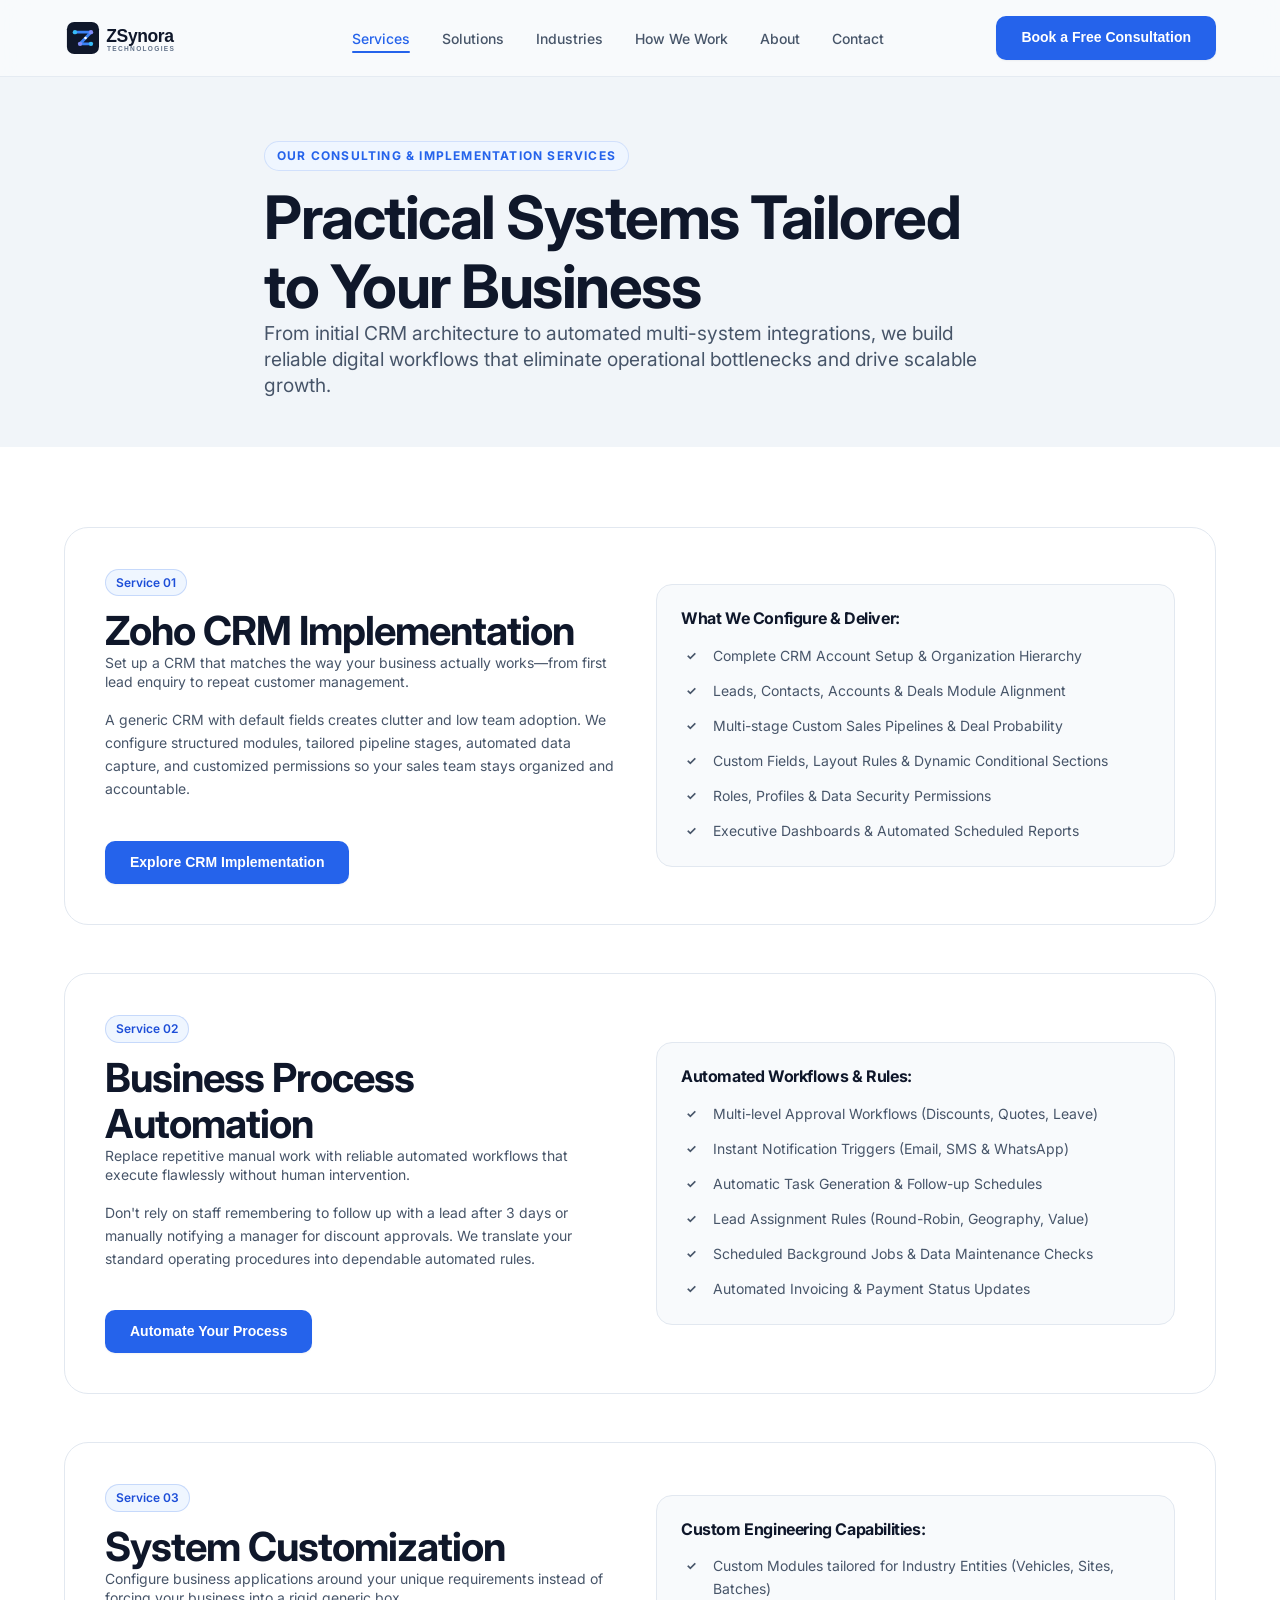
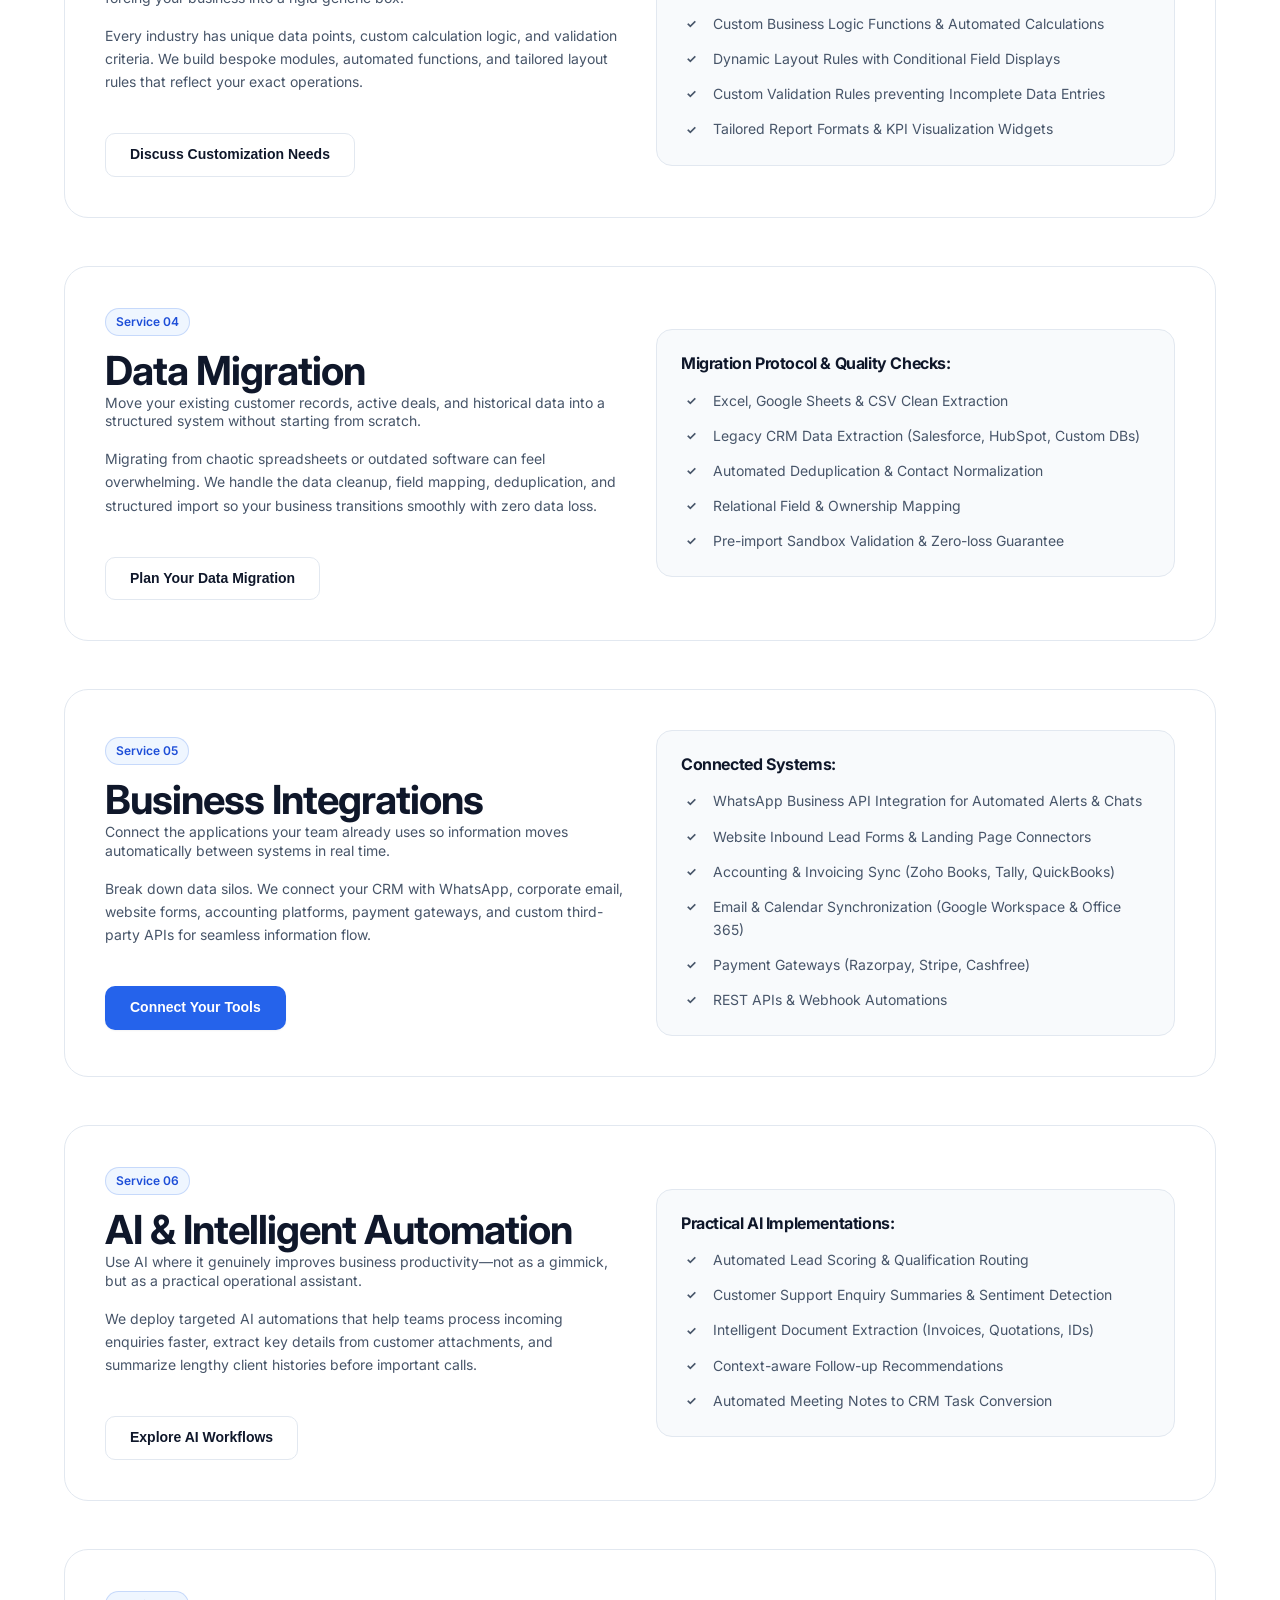
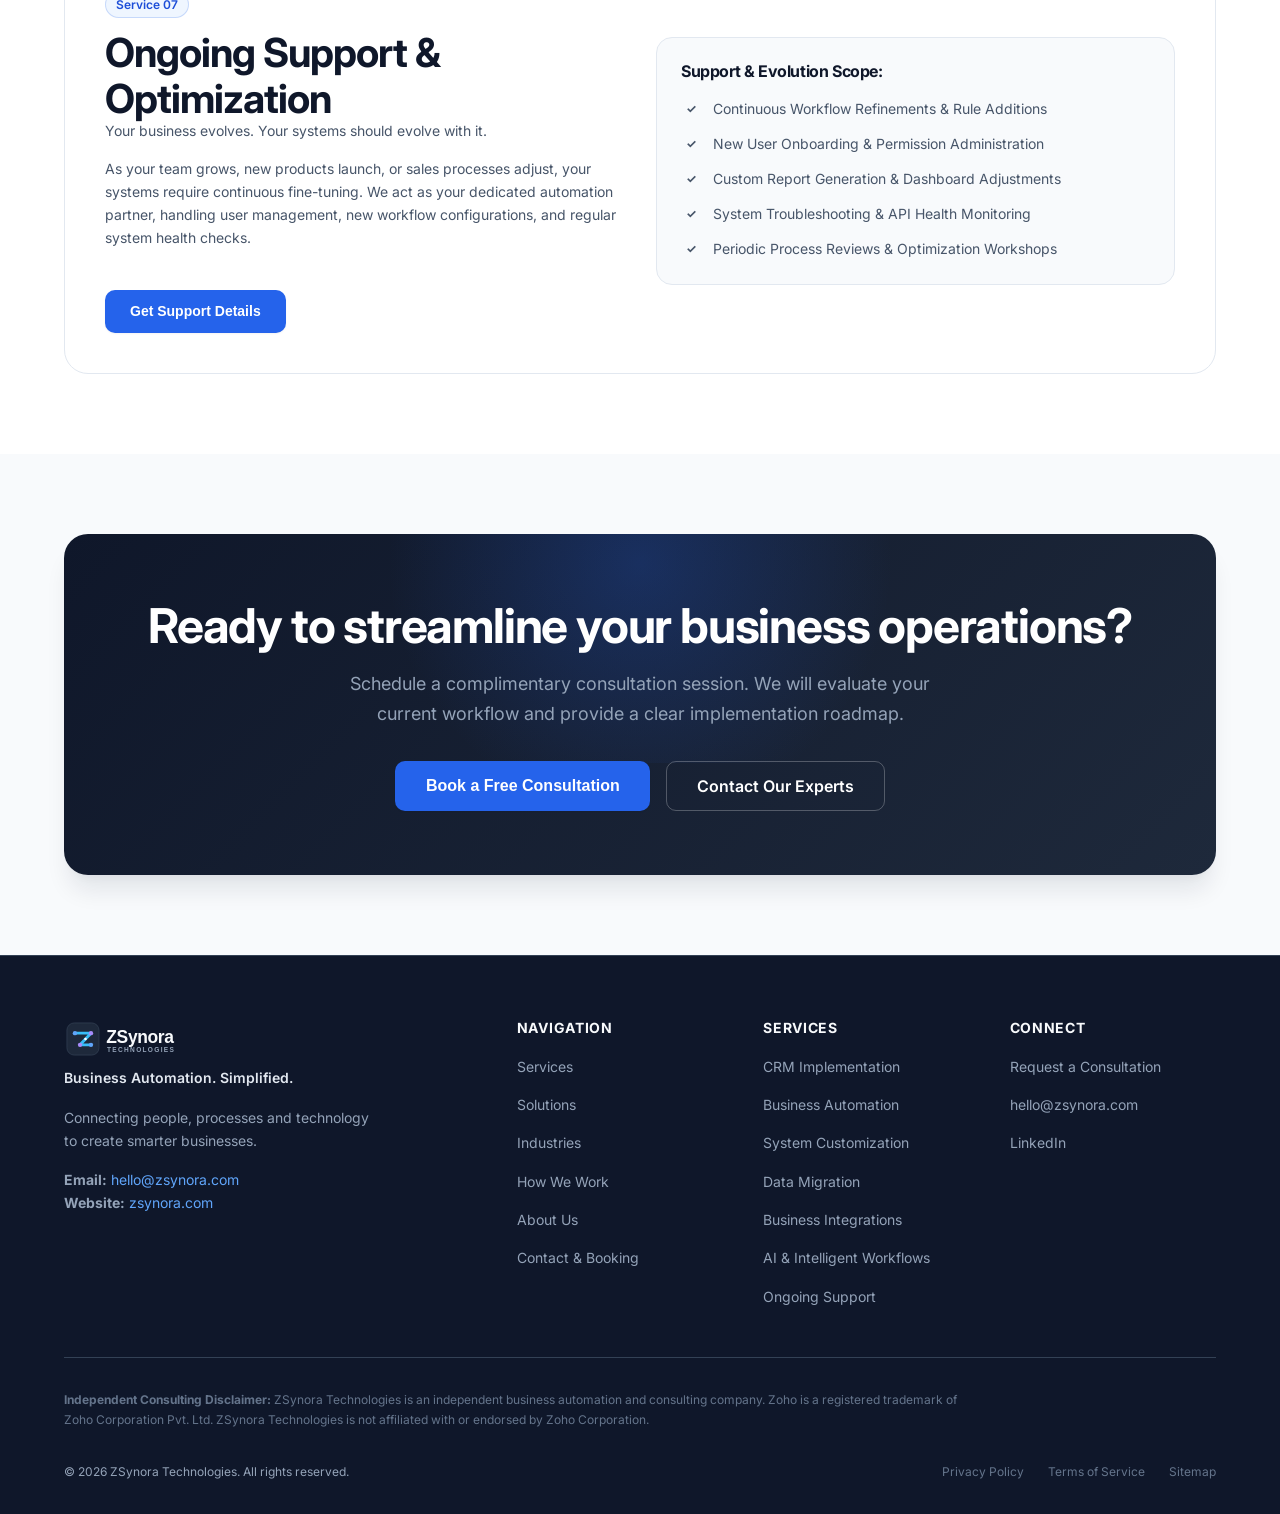
<file: services.html>
<!DOCTYPE html>
<html lang="en">
<head>
  <meta charset="UTF-8">
  <meta name="viewport" content="width=device-width, initial-scale=1.0">
  <title>Services | ZSynora Technologies — Business Automation & CRM Implementation</title>
  <meta name="description" content="Explore ZSynora Technologies' B2B consulting services: Zoho CRM implementation, process automation, custom workflows, data migration, third-party integrations, and ongoing support.">
  <meta name="keywords" content="CRM implementation, business process automation, Zoho customization, data migration, WhatsApp integration, AI workflows, CRM support">
  
  <meta property="og:title" content="Services | ZSynora Technologies">
  <meta property="og:description" content="Explore our full spectrum of business automation, CRM configuration, data migration, and systems integration services.">
  
  <link rel="icon" type="image/svg+xml" href="favicon.svg">
  <link rel="stylesheet" href="assets/css/main.css">
  <link rel="stylesheet" href="assets/css/components.css">
</head>
<body>

  <!-- Site Header -->
  <header class="site-header" id="header">
    <div class="container nav-container">
      <a href="index.html" class="brand-logo" aria-label="ZSynora Technologies Home">
        <img src="assets/images/logo.svg" alt="ZSynora Technologies Logo" width="180" height="38">
      </a>

      <nav aria-label="Main Navigation">
        <ul class="nav-menu">
          <li><a href="services.html" class="nav-link active">Services</a></li>
          <li><a href="solutions.html" class="nav-link">Solutions</a></li>
          <li><a href="industries.html" class="nav-link">Industries</a></li>
          <li><a href="how-we-work.html" class="nav-link">How We Work</a></li>
          <li><a href="about.html" class="nav-link">About</a></li>
          <li><a href="contact.html" class="nav-link">Contact</a></li>
        </ul>
      </nav>

      <div class="nav-actions">
        <button class="btn btn-primary" data-open-modal="consultation">Book a Free Consultation</button>
        <button class="mobile-nav-toggle" aria-label="Toggle navigation menu" aria-expanded="false">
          <div class="hamburger-icon">
            <span></span>
            <span></span>
            <span></span>
          </div>
        </button>
      </div>
    </div>
  </header>

  <!-- Mobile Drawer Menu -->
  <div class="mobile-drawer" id="mobile-drawer">
    <ul class="mobile-nav-links">
      <li><a href="index.html" class="nav-link">Home</a></li>
      <li><a href="services.html" class="nav-link active">Services</a></li>
      <li><a href="solutions.html" class="nav-link">Solutions</a></li>
      <li><a href="industries.html" class="nav-link">Industries</a></li>
      <li><a href="how-we-work.html" class="nav-link">How We Work</a></li>
      <li><a href="about.html" class="nav-link">About</a></li>
      <li><a href="contact.html" class="nav-link">Contact</a></li>
    </ul>
    <div class="mobile-drawer-footer">
      <button class="btn btn-primary btn-lg" data-open-modal="consultation">Book a Free Consultation</button>
    </div>
  </div>

  <main>
    <!-- Page Header -->
    <section class="section section-subtle" style="padding-top: var(--space-16); padding-bottom: var(--space-12);">
      <div class="container text-center" style="max-width: 800px; margin: 0 auto;">
        <div class="eyebrow">Our Consulting &amp; Implementation Services</div>
        <h1>Practical Systems Tailored to Your Business</h1>
        <p class="lead">
          From initial CRM architecture to automated multi-system integrations, we build reliable digital workflows that eliminate operational bottlenecks and drive scalable growth.
        </p>
      </div>
    </section>

    <!-- Services Deep-Dive Section -->
    <section class="section section-alt">
      <div class="container">

        <!-- 1. CRM Implementation -->
        <div id="crm" class="service-card" style="margin-bottom: var(--space-12); padding: var(--space-10);">
          <div class="grid-2 align-center">
            <div>
              <span class="badge badge-blue" style="margin-bottom: var(--space-3);">Service 01</span>
              <h2>Zoho CRM Implementation</h2>
              <p class="lead" style="margin-bottom: var(--space-4);">
                Set up a CRM that matches the way your business actually works—from first lead enquiry to repeat customer management.
              </p>
              <p>
                A generic CRM with default fields creates clutter and low team adoption. We configure structured modules, tailored pipeline stages, automated data capture, and customized permissions so your sales team stays organized and accountable.
              </p>
              <button class="btn btn-primary" data-open-modal="consultation" style="margin-top: var(--space-4);">
                Explore CRM Implementation
              </button>
            </div>
            <div style="background-color: var(--color-bg); padding: var(--space-6); border-radius: var(--radius-lg); border: 1px solid var(--color-border);">
              <h4 style="margin-bottom: var(--space-4); font-size: var(--font-size-base);">What We Configure &amp; Deliver:</h4>
              <ul class="comparison-list">
                <li class="comparison-item"><span class="comparison-icon">✓</span><span>Complete CRM Account Setup &amp; Organization Hierarchy</span></li>
                <li class="comparison-item"><span class="comparison-icon">✓</span><span>Leads, Contacts, Accounts &amp; Deals Module Alignment</span></li>
                <li class="comparison-item"><span class="comparison-icon">✓</span><span>Multi-stage Custom Sales Pipelines &amp; Deal Probability</span></li>
                <li class="comparison-item"><span class="comparison-icon">✓</span><span>Custom Fields, Layout Rules &amp; Dynamic Conditional Sections</span></li>
                <li class="comparison-item"><span class="comparison-icon">✓</span><span>Roles, Profiles &amp; Data Security Permissions</span></li>
                <li class="comparison-item"><span class="comparison-icon">✓</span><span>Executive Dashboards &amp; Automated Scheduled Reports</span></li>
              </ul>
            </div>
          </div>
        </div>

        <!-- 2. Business Process Automation -->
        <div id="automation" class="service-card" style="margin-bottom: var(--space-12); padding: var(--space-10);">
          <div class="grid-2 align-center">
            <div style="background-color: var(--color-bg); padding: var(--space-6); border-radius: var(--radius-lg); border: 1px solid var(--color-border); order: 2;">
              <h4 style="margin-bottom: var(--space-4); font-size: var(--font-size-base);">Automated Workflows &amp; Rules:</h4>
              <ul class="comparison-list">
                <li class="comparison-item"><span class="comparison-icon">✓</span><span>Multi-level Approval Workflows (Discounts, Quotes, Leave)</span></li>
                <li class="comparison-item"><span class="comparison-icon">✓</span><span>Instant Notification Triggers (Email, SMS &amp; WhatsApp)</span></li>
                <li class="comparison-item"><span class="comparison-icon">✓</span><span>Automatic Task Generation &amp; Follow-up Schedules</span></li>
                <li class="comparison-item"><span class="comparison-icon">✓</span><span>Lead Assignment Rules (Round-Robin, Geography, Value)</span></li>
                <li class="comparison-item"><span class="comparison-icon">✓</span><span>Scheduled Background Jobs &amp; Data Maintenance Checks</span></li>
                <li class="comparison-item"><span class="comparison-icon">✓</span><span>Automated Invoicing &amp; Payment Status Updates</span></li>
              </ul>
            </div>
            <div style="order: 1;">
              <span class="badge badge-blue" style="margin-bottom: var(--space-3);">Service 02</span>
              <h2>Business Process Automation</h2>
              <p class="lead" style="margin-bottom: var(--space-4);">
                Replace repetitive manual work with reliable automated workflows that execute flawlessly without human intervention.
              </p>
              <p>
                Don't rely on staff remembering to follow up with a lead after 3 days or manually notifying a manager for discount approvals. We translate your standard operating procedures into dependable automated rules.
              </p>
              <button class="btn btn-primary" data-open-modal="consultation" style="margin-top: var(--space-4);">
                Automate Your Process
              </button>
            </div>
          </div>
        </div>

        <!-- 3. System Customization -->
        <div id="customization" class="service-card" style="margin-bottom: var(--space-12); padding: var(--space-10);">
          <div class="grid-2 align-center">
            <div>
              <span class="badge badge-blue" style="margin-bottom: var(--space-3);">Service 03</span>
              <h2>System Customization</h2>
              <p class="lead" style="margin-bottom: var(--space-4);">
                Configure business applications around your unique requirements instead of forcing your business into a rigid generic box.
              </p>
              <p>
                Every industry has unique data points, custom calculation logic, and validation criteria. We build bespoke modules, automated functions, and tailored layout rules that reflect your exact operations.
              </p>
              <button class="btn btn-secondary" data-open-modal="consultation" style="margin-top: var(--space-4);">
                Discuss Customization Needs
              </button>
            </div>
            <div style="background-color: var(--color-bg); padding: var(--space-6); border-radius: var(--radius-lg); border: 1px solid var(--color-border);">
              <h4 style="margin-bottom: var(--space-4); font-size: var(--font-size-base);">Custom Engineering Capabilities:</h4>
              <ul class="comparison-list">
                <li class="comparison-item"><span class="comparison-icon">✓</span><span>Custom Modules tailored for Industry Entities (Vehicles, Sites, Batches)</span></li>
                <li class="comparison-item"><span class="comparison-icon">✓</span><span>Custom Business Logic Functions &amp; Automated Calculations</span></li>
                <li class="comparison-item"><span class="comparison-icon">✓</span><span>Dynamic Layout Rules with Conditional Field Displays</span></li>
                <li class="comparison-item"><span class="comparison-icon">✓</span><span>Custom Validation Rules preventing Incomplete Data Entries</span></li>
                <li class="comparison-item"><span class="comparison-icon">✓</span><span>Tailored Report Formats &amp; KPI Visualization Widgets</span></li>
              </ul>
            </div>
          </div>
        </div>

        <!-- 4. Data Migration -->
        <div id="migration" class="service-card" style="margin-bottom: var(--space-12); padding: var(--space-10);">
          <div class="grid-2 align-center">
            <div style="background-color: var(--color-bg); padding: var(--space-6); border-radius: var(--radius-lg); border: 1px solid var(--color-border); order: 2;">
              <h4 style="margin-bottom: var(--space-4); font-size: var(--font-size-base);">Migration Protocol &amp; Quality Checks:</h4>
              <ul class="comparison-list">
                <li class="comparison-item"><span class="comparison-icon">✓</span><span>Excel, Google Sheets &amp; CSV Clean Extraction</span></li>
                <li class="comparison-item"><span class="comparison-icon">✓</span><span>Legacy CRM Data Extraction (Salesforce, HubSpot, Custom DBs)</span></li>
                <li class="comparison-item"><span class="comparison-icon">✓</span><span>Automated Deduplication &amp; Contact Normalization</span></li>
                <li class="comparison-item"><span class="comparison-icon">✓</span><span>Relational Field &amp; Ownership Mapping</span></li>
                <li class="comparison-item"><span class="comparison-icon">✓</span><span>Pre-import Sandbox Validation &amp; Zero-loss Guarantee</span></li>
              </ul>
            </div>
            <div style="order: 1;">
              <span class="badge badge-blue" style="margin-bottom: var(--space-3);">Service 04</span>
              <h2>Data Migration</h2>
              <p class="lead" style="margin-bottom: var(--space-4);">
                Move your existing customer records, active deals, and historical data into a structured system without starting from scratch.
              </p>
              <p>
                Migrating from chaotic spreadsheets or outdated software can feel overwhelming. We handle the data cleanup, field mapping, deduplication, and structured import so your business transitions smoothly with zero data loss.
              </p>
              <button class="btn btn-secondary" data-open-modal="consultation" style="margin-top: var(--space-4);">
                Plan Your Data Migration
              </button>
            </div>
          </div>
        </div>

        <!-- 5. Business Integrations -->
        <div id="integrations" class="service-card" style="margin-bottom: var(--space-12); padding: var(--space-10);">
          <div class="grid-2 align-center">
            <div>
              <span class="badge badge-blue" style="margin-bottom: var(--space-3);">Service 05</span>
              <h2>Business Integrations</h2>
              <p class="lead" style="margin-bottom: var(--space-4);">
                Connect the applications your team already uses so information moves automatically between systems in real time.
              </p>
              <p>
                Break down data silos. We connect your CRM with WhatsApp, corporate email, website forms, accounting platforms, payment gateways, and custom third-party APIs for seamless information flow.
              </p>
              <button class="btn btn-primary" data-open-modal="consultation" style="margin-top: var(--space-4);">
                Connect Your Tools
              </button>
            </div>
            <div style="background-color: var(--color-bg); padding: var(--space-6); border-radius: var(--radius-lg); border: 1px solid var(--color-border);">
              <h4 style="margin-bottom: var(--space-4); font-size: var(--font-size-base);">Connected Systems:</h4>
              <ul class="comparison-list">
                <li class="comparison-item"><span class="comparison-icon">✓</span><span>WhatsApp Business API Integration for Automated Alerts &amp; Chats</span></li>
                <li class="comparison-item"><span class="comparison-icon">✓</span><span>Website Inbound Lead Forms &amp; Landing Page Connectors</span></li>
                <li class="comparison-item"><span class="comparison-icon">✓</span><span>Accounting &amp; Invoicing Sync (Zoho Books, Tally, QuickBooks)</span></li>
                <li class="comparison-item"><span class="comparison-icon">✓</span><span>Email &amp; Calendar Synchronization (Google Workspace &amp; Office 365)</span></li>
                <li class="comparison-item"><span class="comparison-icon">✓</span><span>Payment Gateways (Razorpay, Stripe, Cashfree)</span></li>
                <li class="comparison-item"><span class="comparison-icon">✓</span><span>REST APIs &amp; Webhook Automations</span></li>
              </ul>
            </div>
          </div>
        </div>

        <!-- 6. AI & Intelligent Automation -->
        <div id="ai" class="service-card" style="margin-bottom: var(--space-12); padding: var(--space-10);">
          <div class="grid-2 align-center">
            <div style="background-color: var(--color-bg); padding: var(--space-6); border-radius: var(--radius-lg); border: 1px solid var(--color-border); order: 2;">
              <h4 style="margin-bottom: var(--space-4); font-size: var(--font-size-base);">Practical AI Implementations:</h4>
              <ul class="comparison-list">
                <li class="comparison-item"><span class="comparison-icon">✓</span><span>Automated Lead Scoring &amp; Qualification Routing</span></li>
                <li class="comparison-item"><span class="comparison-icon">✓</span><span>Customer Support Enquiry Summaries &amp; Sentiment Detection</span></li>
                <li class="comparison-item"><span class="comparison-icon">✓</span><span>Intelligent Document Extraction (Invoices, Quotations, IDs)</span></li>
                <li class="comparison-item"><span class="comparison-icon">✓</span><span>Context-aware Follow-up Recommendations</span></li>
                <li class="comparison-item"><span class="comparison-icon">✓</span><span>Automated Meeting Notes to CRM Task Conversion</span></li>
              </ul>
            </div>
            <div style="order: 1;">
              <span class="badge badge-blue" style="margin-bottom: var(--space-3);">Service 06</span>
              <h2>AI &amp; Intelligent Automation</h2>
              <p class="lead" style="margin-bottom: var(--space-4);">
                Use AI where it genuinely improves business productivity—not as a gimmick, but as a practical operational assistant.
              </p>
              <p>
                We deploy targeted AI automations that help teams process incoming enquiries faster, extract key details from customer attachments, and summarize lengthy client histories before important calls.
              </p>
              <button class="btn btn-secondary" data-open-modal="consultation" style="margin-top: var(--space-4);">
                Explore AI Workflows
              </button>
            </div>
          </div>
        </div>

        <!-- 7. Ongoing Support & Optimization -->
        <div id="support" class="service-card" style="padding: var(--space-10);">
          <div class="grid-2 align-center">
            <div>
              <span class="badge badge-blue" style="margin-bottom: var(--space-3);">Service 07</span>
              <h2>Ongoing Support &amp; Optimization</h2>
              <p class="lead" style="margin-bottom: var(--space-4);">
                Your business evolves. Your systems should evolve with it.
              </p>
              <p>
                As your team grows, new products launch, or sales processes adjust, your systems require continuous fine-tuning. We act as your dedicated automation partner, handling user management, new workflow configurations, and regular system health checks.
              </p>
              <button class="btn btn-primary" data-open-modal="consultation" style="margin-top: var(--space-4);">
                Get Support Details
              </button>
            </div>
            <div style="background-color: var(--color-bg); padding: var(--space-6); border-radius: var(--radius-lg); border: 1px solid var(--color-border);">
              <h4 style="margin-bottom: var(--space-4); font-size: var(--font-size-base);">Support &amp; Evolution Scope:</h4>
              <ul class="comparison-list">
                <li class="comparison-item"><span class="comparison-icon">✓</span><span>Continuous Workflow Refinements &amp; Rule Additions</span></li>
                <li class="comparison-item"><span class="comparison-icon">✓</span><span>New User Onboarding &amp; Permission Administration</span></li>
                <li class="comparison-item"><span class="comparison-icon">✓</span><span>Custom Report Generation &amp; Dashboard Adjustments</span></li>
                <li class="comparison-item"><span class="comparison-icon">✓</span><span>System Troubleshooting &amp; API Health Monitoring</span></li>
                <li class="comparison-item"><span class="comparison-icon">✓</span><span>Periodic Process Reviews &amp; Optimization Workshops</span></li>
              </ul>
            </div>
          </div>
        </div>

      </div>
    </section>

    <!-- Consultation CTA -->
    <section class="section">
      <div class="container">
        <div class="cta-banner">
          <h2>Ready to streamline your business operations?</h2>
          <p>
            Schedule a complimentary consultation session. We will evaluate your current workflow and provide a clear implementation roadmap.
          </p>
          <div class="btn-group">
            <button class="btn btn-primary btn-lg" data-open-modal="consultation">
              Book a Free Consultation
            </button>
            <a href="contact.html" class="btn btn-outline-white btn-lg">Contact Our Experts</a>
          </div>
        </div>
      </div>
    </section>
  </main>

  <!-- Site Footer -->
  <footer class="site-footer">
    <div class="container">
      <div class="footer-grid">
        <div class="footer-brand">
          <a href="index.html" class="brand-logo" aria-label="ZSynora Technologies">
            <img src="assets/images/logo-white.svg" alt="ZSynora Technologies" width="180" height="38">
          </a>
          <p class="footer-tagline">Business Automation. Simplified.</p>
          <p>Connecting people, processes and technology to create smarter businesses.</p>
          <p style="margin-top: var(--space-4);">
            <strong>Email:</strong> <a href="mailto:hello@zsynora.com" style="color: #60a5fa;">hello@zsynora.com</a><br>
            <strong>Website:</strong> <a href="https://zsynora.com" style="color: #60a5fa;">zsynora.com</a>
          </p>
        </div>

        <div class="footer-col">
          <h4>Navigation</h4>
          <ul class="footer-links">
            <li><a href="services.html">Services</a></li>
            <li><a href="solutions.html">Solutions</a></li>
            <li><a href="industries.html">Industries</a></li>
            <li><a href="how-we-work.html">How We Work</a></li>
            <li><a href="about.html">About Us</a></li>
            <li><a href="contact.html">Contact &amp; Booking</a></li>
          </ul>
        </div>

        <div class="footer-col">
          <h4>Services</h4>
          <ul class="footer-links">
            <li><a href="services.html#crm">CRM Implementation</a></li>
            <li><a href="services.html#automation">Business Automation</a></li>
            <li><a href="services.html#customization">System Customization</a></li>
            <li><a href="services.html#migration">Data Migration</a></li>
            <li><a href="services.html#integrations">Business Integrations</a></li>
            <li><a href="services.html#ai">AI &amp; Intelligent Workflows</a></li>
            <li><a href="services.html#support">Ongoing Support</a></li>
          </ul>
        </div>

        <div class="footer-col">
          <h4>Connect</h4>
          <ul class="footer-links">
            <li><a href="contact.html">Request a Consultation</a></li>
            <li><a href="mailto:hello@zsynora.com">hello@zsynora.com</a></li>
            <li><a href="https://linkedin.com" target="_blank" rel="noopener noreferrer">LinkedIn</a></li>
          </ul>
        </div>
      </div>

      <div class="footer-bottom">
        <p class="footer-disclaimer">
          <strong>Independent Consulting Disclaimer:</strong> ZSynora Technologies is an independent business automation and consulting company. Zoho is a registered trademark of Zoho Corporation Pvt. Ltd. ZSynora Technologies is not affiliated with or endorsed by Zoho Corporation.
        </p>
        <div class="footer-legal-bar">
          <div>&copy; 2026 ZSynora Technologies. All rights reserved.</div>
          <div class="footer-legal-links">
            <a href="privacy.html">Privacy Policy</a>
            <a href="terms.html">Terms of Service</a>
            <a href="sitemap.xml">Sitemap</a>
          </div>
        </div>
      </div>
    </div>
  </footer>

  <!-- Modal -->
  <div class="modal-backdrop" id="consultation-modal" role="dialog" aria-modal="true" aria-hidden="true">
    <div class="modal-dialog">
      <div class="modal-header">
        <div>
          <h3>Book a Free Consultation</h3>
          <p>Discuss your operational bottlenecks and CRM requirements with our team.</p>
        </div>
        <button class="modal-close" aria-label="Close dialog">&times;</button>
      </div>
      <div class="modal-body">
        <form id="modal-consultation-form">
          <div class="form-row">
            <div class="form-group">
              <label class="form-label" for="modal-name">Full Name *</label>
              <input type="text" id="modal-name" class="form-control" placeholder="Your name" required>
              <div class="form-error-msg">Please enter your name</div>
            </div>
            <div class="form-group">
              <label class="form-label" for="modal-company">Business / Company *</label>
              <input type="text" id="modal-company" class="form-control" placeholder="Company name" required>
              <div class="form-error-msg">Please enter your company name</div>
            </div>
          </div>

          <div class="form-row">
            <div class="form-group">
              <label class="form-label" for="modal-email">Work Email *</label>
              <input type="email" id="modal-email" class="form-control" placeholder="name@company.com" required>
              <div class="form-error-msg">Please enter a valid work email</div>
            </div>
            <div class="form-group">
              <label class="form-label" for="modal-phone">Phone Number *</label>
              <input type="tel" id="modal-phone" class="form-control" placeholder="+91 XXXXX XXXXX" required>
              <div class="form-error-msg">Please enter your contact phone</div>
            </div>
          </div>

          <div class="form-group">
            <label class="form-label" for="modal-service">What do you need help with? *</label>
            <select id="modal-service" class="form-control" required>
              <option value="">Select primary requirement...</option>
              <option value="CRM Implementation">CRM Implementation</option>
              <option value="Business Automation">Business Process Automation</option>
              <option value="Zoho Implementation">Independent Zoho Implementation</option>
              <option value="Data Migration">Data Migration (from Excel / Legacy)</option>
              <option value="Integration">Business System Integration</option>
              <option value="AI Automation">AI &amp; Intelligent Automation</option>
              <option value="Ongoing Support">Ongoing System Support</option>
              <option value="Not Sure">Not Sure — Need Consultation</option>
            </select>
            <div class="form-error-msg">Please select your primary requirement</div>
          </div>

          <div class="form-group">
            <label class="form-label" for="modal-message">Tell us about your current process (Optional)</label>
            <textarea id="modal-message" class="form-control" rows="3" placeholder="Briefly describe what tools you use today (e.g. Excel, WhatsApp) and what you want to improve..."></textarea>
          </div>

          <button type="submit" class="btn btn-primary btn-lg" style="width: 100%;">
            Request a Consultation
          </button>
        </form>

        <div class="form-success-card" id="modal-success-state">
          <div class="success-icon-badge">✓</div>
          <h3>Thank You</h3>
          <p style="font-weight: 600; color: #15803d; margin-bottom: 8px;">Thanks for reaching out to ZSynora.</p>
          <p>We've received your enquiry. We'll review your requirements and get back to you.</p>
          <button class="btn btn-secondary" data-close-modal>Close</button>
        </div>
      </div>
    </div>
  </div>

  <div class="mobile-sticky-cta">
    <button class="btn btn-primary" data-open-modal="consultation">Book a Free Consultation</button>
  </div>

  <script src="assets/js/main.js"></script>
  <script src="assets/js/form.js"></script>
</body>
</html>
</file>
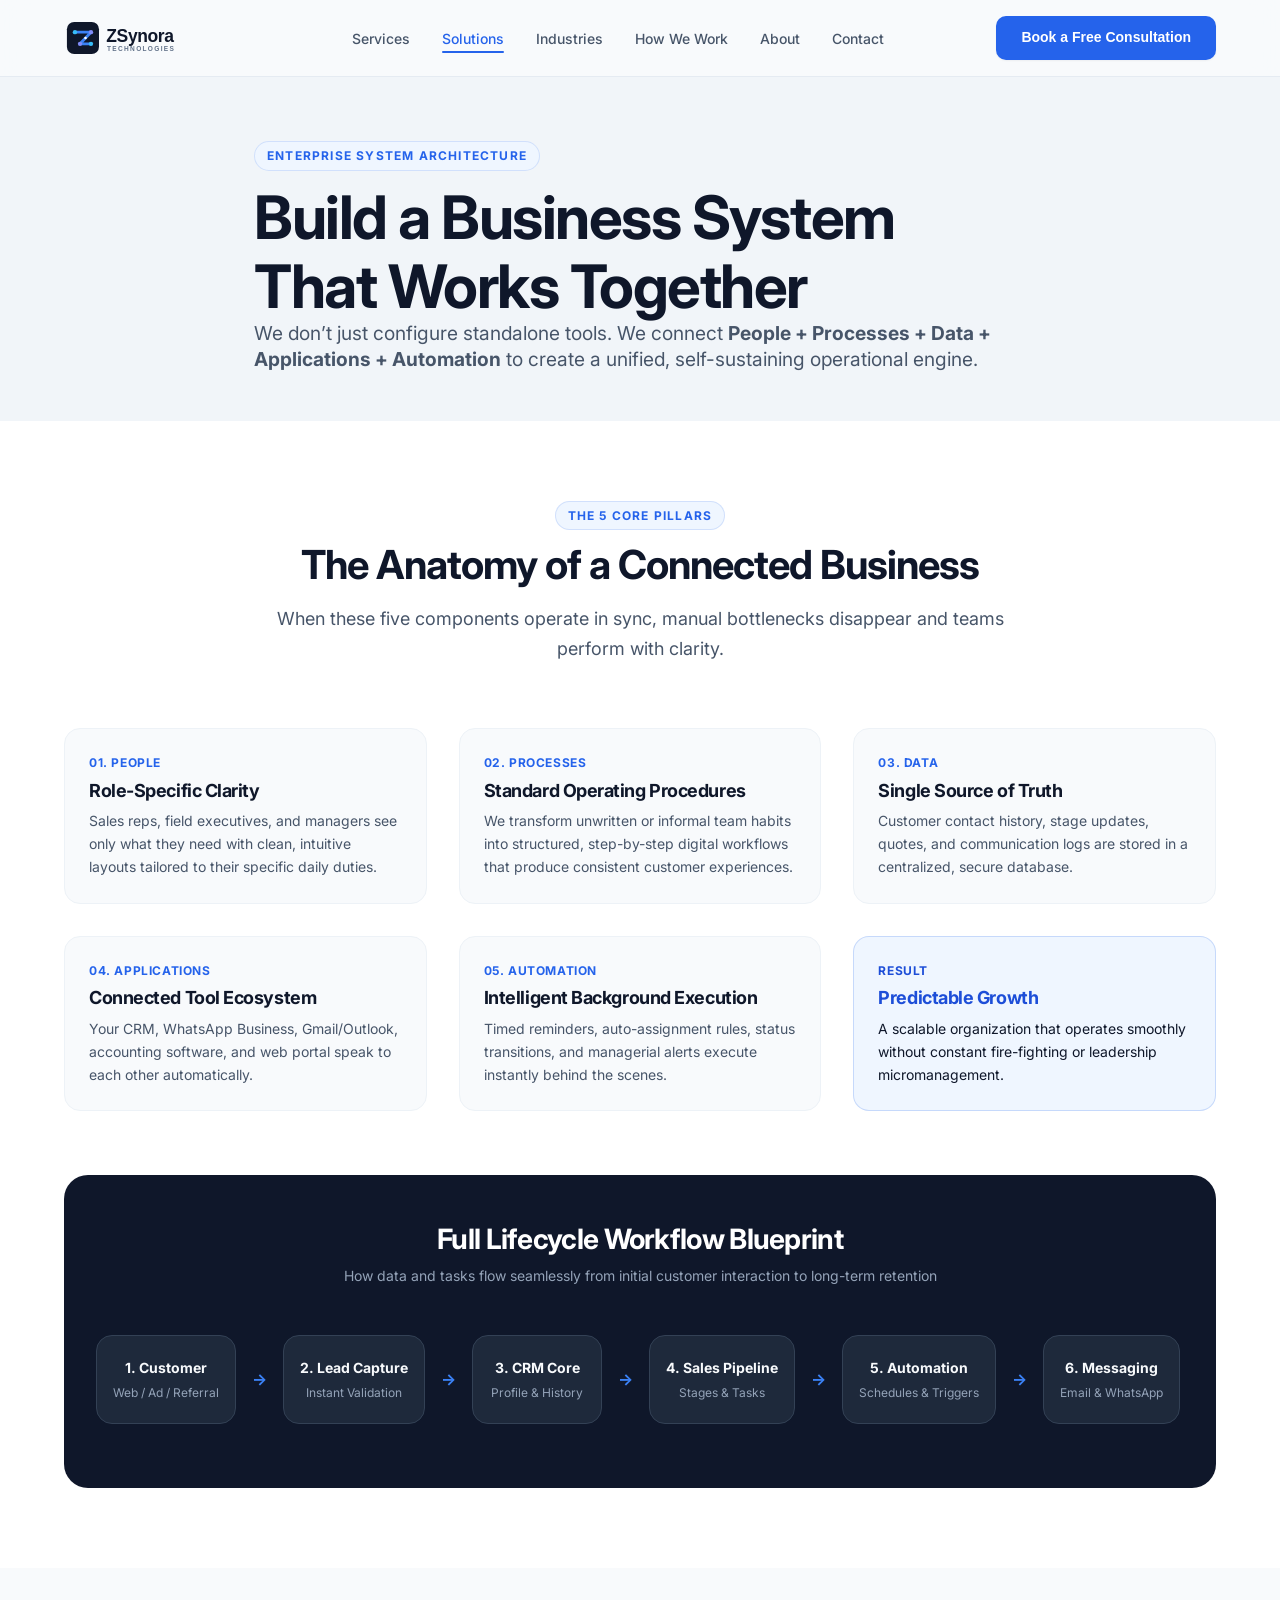
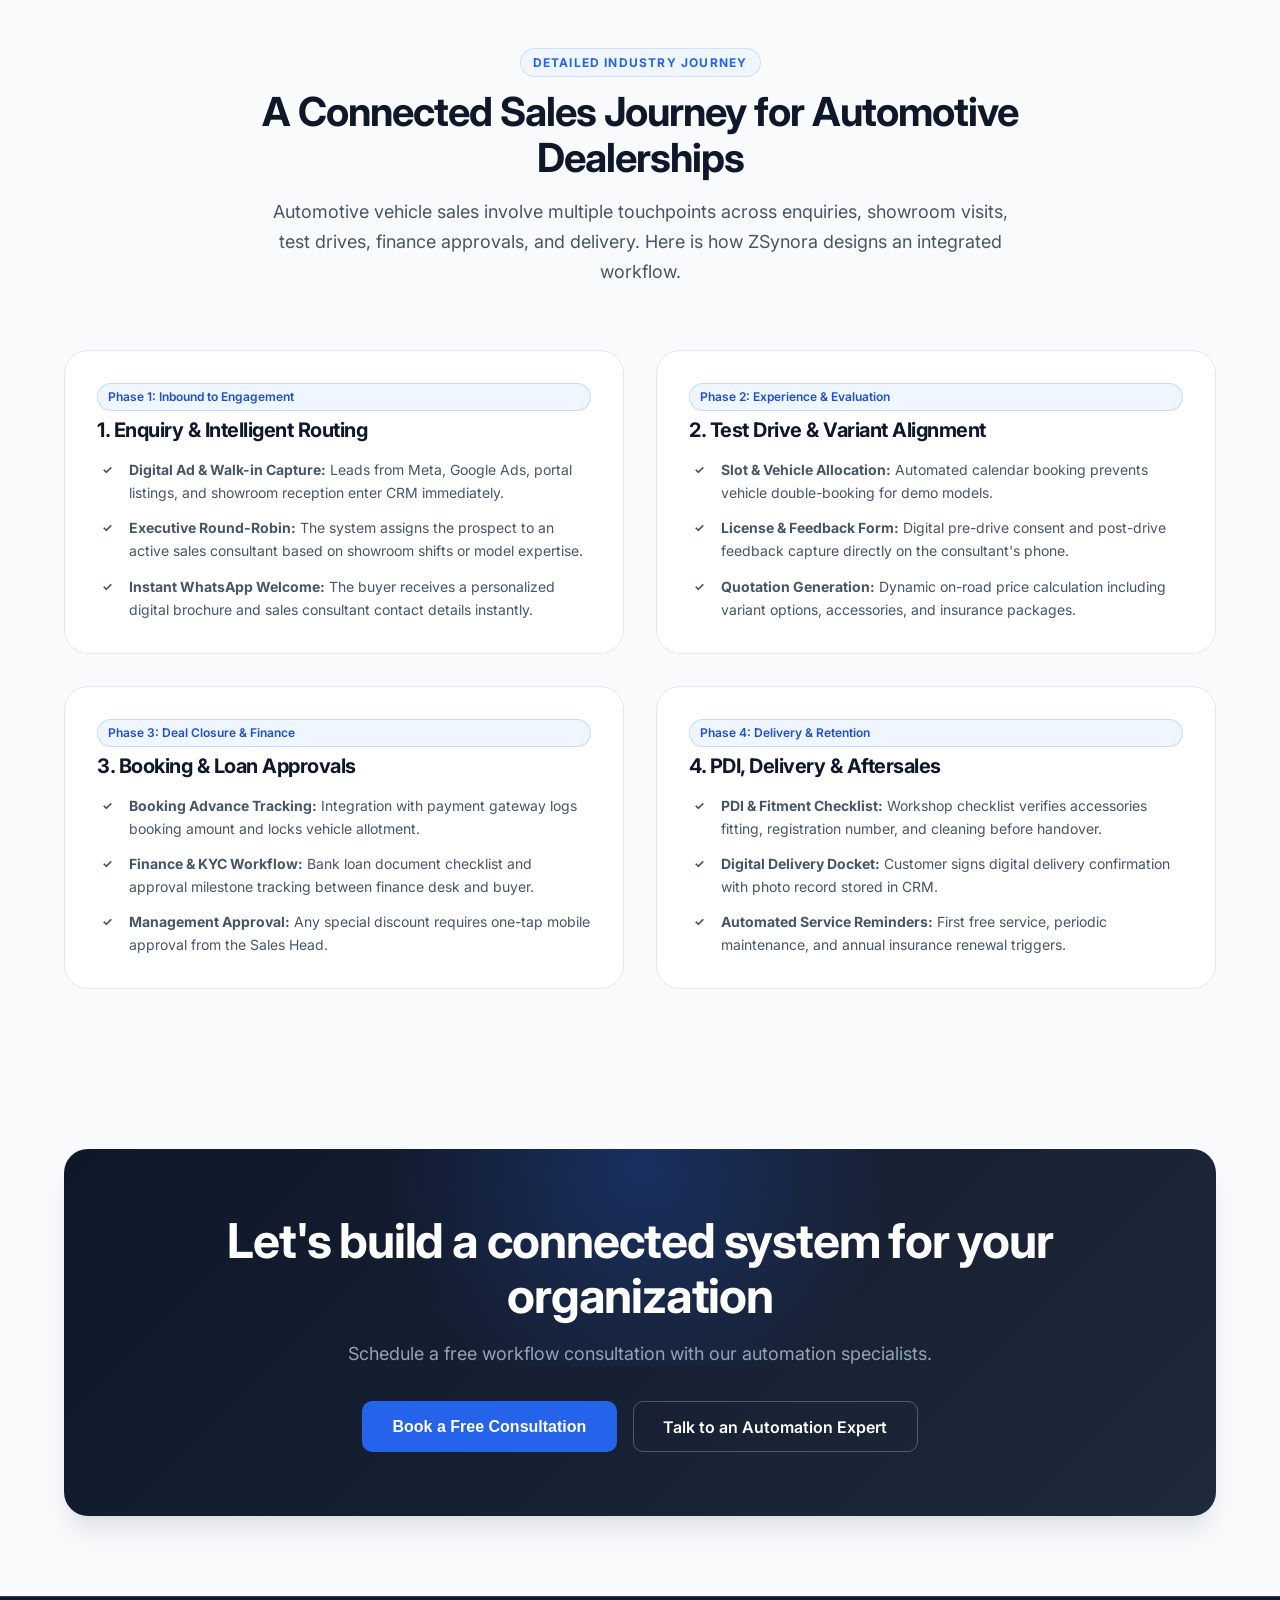
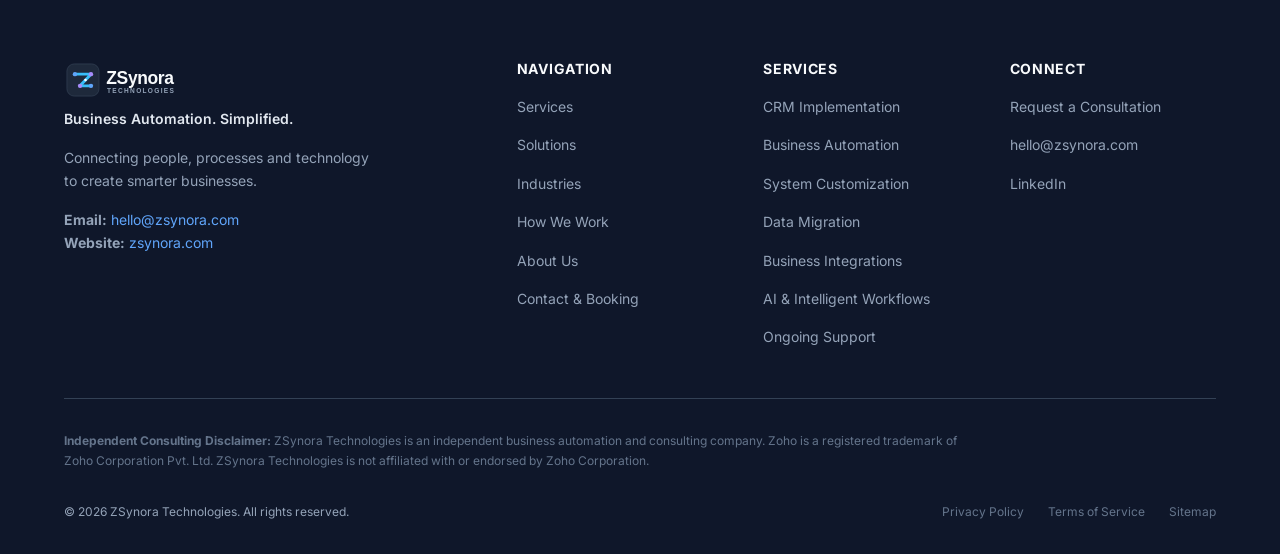
<file: solutions.html>
<!DOCTYPE html>
<html lang="en">
<head>
  <meta charset="UTF-8">
  <meta name="viewport" content="width=device-width, initial-scale=1.0">
  <title>Solutions | ZSynora Technologies — Connected Business Systems</title>
  <meta name="description" content="Discover how ZSynora connects People, Processes, Data, Applications, and Automation to build seamless, repeatable business workflows.">
  <meta name="keywords" content="connected business systems, CRM workflow architecture, business automation architecture, sales pipeline automation, automotive CRM journey">
  
  <meta property="og:title" content="Solutions | ZSynora Technologies">
  <meta property="og:description" content="Discover how ZSynora connects People, Processes, Data, Applications, and Automation into repeatable business systems.">
  
  <link rel="icon" type="image/svg+xml" href="favicon.svg">
  <link rel="stylesheet" href="assets/css/main.css">
  <link rel="stylesheet" href="assets/css/components.css">
</head>
<body>

  <!-- Site Header -->
  <header class="site-header" id="header">
    <div class="container nav-container">
      <a href="index.html" class="brand-logo" aria-label="ZSynora Technologies Home">
        <img src="assets/images/logo.svg" alt="ZSynora Technologies Logo" width="180" height="38">
      </a>

      <nav aria-label="Main Navigation">
        <ul class="nav-menu">
          <li><a href="services.html" class="nav-link">Services</a></li>
          <li><a href="solutions.html" class="nav-link active">Solutions</a></li>
          <li><a href="industries.html" class="nav-link">Industries</a></li>
          <li><a href="how-we-work.html" class="nav-link">How We Work</a></li>
          <li><a href="about.html" class="nav-link">About</a></li>
          <li><a href="contact.html" class="nav-link">Contact</a></li>
        </ul>
      </nav>

      <div class="nav-actions">
        <button class="btn btn-primary" data-open-modal="consultation">Book a Free Consultation</button>
        <button class="mobile-nav-toggle" aria-label="Toggle navigation menu" aria-expanded="false">
          <div class="hamburger-icon">
            <span></span>
            <span></span>
            <span></span>
          </div>
        </button>
      </div>
    </div>
  </header>

  <!-- Mobile Drawer -->
  <div class="mobile-drawer" id="mobile-drawer">
    <ul class="mobile-nav-links">
      <li><a href="index.html" class="nav-link">Home</a></li>
      <li><a href="services.html" class="nav-link">Services</a></li>
      <li><a href="solutions.html" class="nav-link active">Solutions</a></li>
      <li><a href="industries.html" class="nav-link">Industries</a></li>
      <li><a href="how-we-work.html" class="nav-link">How We Work</a></li>
      <li><a href="about.html" class="nav-link">About</a></li>
      <li><a href="contact.html" class="nav-link">Contact</a></li>
    </ul>
    <div class="mobile-drawer-footer">
      <button class="btn btn-primary btn-lg" data-open-modal="consultation">Book a Free Consultation</button>
    </div>
  </div>

  <main>
    <!-- Hero Header -->
    <section class="section section-subtle" style="padding-top: var(--space-16); padding-bottom: var(--space-12);">
      <div class="container text-center" style="max-width: 820px; margin: 0 auto;">
        <div class="eyebrow">Enterprise System Architecture</div>
        <h1>Build a Business System That Works Together</h1>
        <p class="lead">
          We don’t just configure standalone tools. We connect <strong>People + Processes + Data + Applications + Automation</strong> to create a unified, self-sustaining operational engine.
        </p>
      </div>
    </section>

    <!-- Architecture Core Breakdown -->
    <section class="section section-alt">
      <div class="container">
        <div class="section-header">
          <div class="eyebrow">The 5 Core Pillars</div>
          <h2>The Anatomy of a Connected Business</h2>
          <p>
            When these five components operate in sync, manual bottlenecks disappear and teams perform with clarity.
          </p>
        </div>

        <div class="grid-3" style="margin-bottom: var(--space-16);">
          <div class="value-pillar-card">
            <div class="pillar-step">01. People</div>
            <h4>Role-Specific Clarity</h4>
            <p>Sales reps, field executives, and managers see only what they need with clean, intuitive layouts tailored to their specific daily duties.</p>
          </div>

          <div class="value-pillar-card">
            <div class="pillar-step">02. Processes</div>
            <h4>Standard Operating Procedures</h4>
            <p>We transform unwritten or informal team habits into structured, step-by-step digital workflows that produce consistent customer experiences.</p>
          </div>

          <div class="value-pillar-card">
            <div class="pillar-step">03. Data</div>
            <h4>Single Source of Truth</h4>
            <p>Customer contact history, stage updates, quotes, and communication logs are stored in a centralized, secure database.</p>
          </div>

          <div class="value-pillar-card">
            <div class="pillar-step">04. Applications</div>
            <h4>Connected Tool Ecosystem</h4>
            <p>Your CRM, WhatsApp Business, Gmail/Outlook, accounting software, and web portal speak to each other automatically.</p>
          </div>

          <div class="value-pillar-card">
            <div class="pillar-step">05. Automation</div>
            <h4>Intelligent Background Execution</h4>
            <p>Timed reminders, auto-assignment rules, status transitions, and managerial alerts execute instantly behind the scenes.</p>
          </div>

          <div class="value-pillar-card" style="background-color: var(--color-primary-subtle); border-color: rgba(37, 99, 235, 0.2);">
            <div class="pillar-step" style="color: var(--color-primary-dark);">Result</div>
            <h4 style="color: var(--color-primary-dark);">Predictable Growth</h4>
            <p style="color: var(--color-text-primary);">A scalable organization that operates smoothly without constant fire-fighting or leadership micromanagement.</p>
          </div>
        </div>

        <!-- Visual Architecture Blueprint -->
        <div class="architecture-box">
          <div style="text-align: center; margin-bottom: var(--space-8);">
            <h3 style="color: #ffffff; margin-bottom: var(--space-2);">Full Lifecycle Workflow Blueprint</h3>
            <p style="color: var(--color-text-inverse-muted); font-size: var(--font-size-sm); margin: 0;">How data and tasks flow seamlessly from initial customer interaction to long-term retention</p>
          </div>

          <div class="architecture-grid">
            <div class="arch-node">
              <div class="arch-node-title">1. Customer</div>
              <div class="arch-node-subtitle">Web / Ad / Referral</div>
            </div>
            <span class="arch-arrow">→</span>
            <div class="arch-node">
              <div class="arch-node-title">2. Lead Capture</div>
              <div class="arch-node-subtitle">Instant Validation</div>
            </div>
            <span class="arch-arrow">→</span>
            <div class="arch-node">
              <div class="arch-node-title">3. CRM Core</div>
              <div class="arch-node-subtitle">Profile &amp; History</div>
            </div>
            <span class="arch-arrow">→</span>
            <div class="arch-node">
              <div class="arch-node-title">4. Sales Pipeline</div>
              <div class="arch-node-subtitle">Stages &amp; Tasks</div>
            </div>
            <span class="arch-arrow">→</span>
            <div class="arch-node">
              <div class="arch-node-title">5. Automation</div>
              <div class="arch-node-subtitle">Schedules &amp; Triggers</div>
            </div>
            <span class="arch-arrow">→</span>
            <div class="arch-node">
              <div class="arch-node-title">6. Messaging</div>
              <div class="arch-node-subtitle">Email &amp; WhatsApp</div>
            </div>
            <span class="arch-arrow">→</span>
            <div class="arch-node">
              <div class="arch-node-title">7. Analytics</div>
              <div class="arch-node-subtitle">KPI Dashboards</div>
            </div>
            <span class="arch-arrow">→</span>
            <div class="arch-node">
              <div class="arch-node-title">8. Support</div>
              <div class="arch-node-subtitle">Retention &amp; Service</div>
            </div>
          </div>
        </div>
      </div>
    </section>

    <!-- Detailed Automotive Journey Blueprint -->
    <section class="section" id="automotive">
      <div class="container">
        <div class="section-header">
          <div class="eyebrow">Detailed Industry Journey</div>
          <h2>A Connected Sales Journey for Automotive Dealerships</h2>
          <p>
            Automotive vehicle sales involve multiple touchpoints across enquiries, showroom visits, test drives, finance approvals, and delivery. Here is how ZSynora designs an integrated workflow.
          </p>
        </div>

        <div class="grid-2" style="margin-bottom: var(--space-8);">
          <div class="service-card">
            <span class="badge badge-blue" style="margin-bottom: var(--space-2);">Phase 1: Inbound to Engagement</span>
            <h3 style="margin-bottom: var(--space-4);">1. Enquiry &amp; Intelligent Routing</h3>
            <ul class="comparison-list">
              <li class="comparison-item"><span class="comparison-icon">✓</span><span><strong>Digital Ad &amp; Walk-in Capture:</strong> Leads from Meta, Google Ads, portal listings, and showroom reception enter CRM immediately.</span></li>
              <li class="comparison-item"><span class="comparison-icon">✓</span><span><strong>Executive Round-Robin:</strong> The system assigns the prospect to an active sales consultant based on showroom shifts or model expertise.</span></li>
              <li class="comparison-item"><span class="comparison-icon">✓</span><span><strong>Instant WhatsApp Welcome:</strong> The buyer receives a personalized digital brochure and sales consultant contact details instantly.</span></li>
            </ul>
          </div>

          <div class="service-card">
            <span class="badge badge-blue" style="margin-bottom: var(--space-2);">Phase 2: Experience &amp; Evaluation</span>
            <h3 style="margin-bottom: var(--space-4);">2. Test Drive &amp; Variant Alignment</h3>
            <ul class="comparison-list">
              <li class="comparison-item"><span class="comparison-icon">✓</span><span><strong>Slot &amp; Vehicle Allocation:</strong> Automated calendar booking prevents vehicle double-booking for demo models.</span></li>
              <li class="comparison-item"><span class="comparison-icon">✓</span><span><strong>License &amp; Feedback Form:</strong> Digital pre-drive consent and post-drive feedback capture directly on the consultant's phone.</span></li>
              <li class="comparison-item"><span class="comparison-icon">✓</span><span><strong>Quotation Generation:</strong> Dynamic on-road price calculation including variant options, accessories, and insurance packages.</span></li>
            </ul>
          </div>
        </div>

        <div class="grid-2">
          <div class="service-card">
            <span class="badge badge-blue" style="margin-bottom: var(--space-2);">Phase 3: Deal Closure &amp; Finance</span>
            <h3 style="margin-bottom: var(--space-4);">3. Booking &amp; Loan Approvals</h3>
            <ul class="comparison-list">
              <li class="comparison-item"><span class="comparison-icon">✓</span><span><strong>Booking Advance Tracking:</strong> Integration with payment gateway logs booking amount and locks vehicle allotment.</span></li>
              <li class="comparison-item"><span class="comparison-icon">✓</span><span><strong>Finance &amp; KYC Workflow:</strong> Bank loan document checklist and approval milestone tracking between finance desk and buyer.</span></li>
              <li class="comparison-item"><span class="comparison-icon">✓</span><span><strong>Management Approval:</strong> Any special discount requires one-tap mobile approval from the Sales Head.</span></li>
            </ul>
          </div>

          <div class="service-card">
            <span class="badge badge-blue" style="margin-bottom: var(--space-2);">Phase 4: Delivery &amp; Retention</span>
            <h3 style="margin-bottom: var(--space-4);">4. PDI, Delivery &amp; Aftersales</h3>
            <ul class="comparison-list">
              <li class="comparison-item"><span class="comparison-icon">✓</span><span><strong>PDI &amp; Fitment Checklist:</strong> Workshop checklist verifies accessories fitting, registration number, and cleaning before handover.</span></li>
              <li class="comparison-item"><span class="comparison-icon">✓</span><span><strong>Digital Delivery Docket:</strong> Customer signs digital delivery confirmation with photo record stored in CRM.</span></li>
              <li class="comparison-item"><span class="comparison-icon">✓</span><span><strong>Automated Service Reminders:</strong> First free service, periodic maintenance, and annual insurance renewal triggers.</span></li>
            </ul>
          </div>
        </div>
      </div>
    </section>

    <!-- Bottom CTA -->
    <section class="section">
      <div class="container">
        <div class="cta-banner">
          <h2>Let's build a connected system for your organization</h2>
          <p>
            Schedule a free workflow consultation with our automation specialists.
          </p>
          <div class="btn-group">
            <button class="btn btn-primary btn-lg" data-open-modal="consultation">
              Book a Free Consultation
            </button>
            <a href="contact.html" class="btn btn-outline-white btn-lg">Talk to an Automation Expert</a>
          </div>
        </div>
      </div>
    </section>
  </main>

  <!-- Site Footer -->
  <footer class="site-footer">
    <div class="container">
      <div class="footer-grid">
        <div class="footer-brand">
          <a href="index.html" class="brand-logo" aria-label="ZSynora Technologies">
            <img src="assets/images/logo-white.svg" alt="ZSynora Technologies" width="180" height="38">
          </a>
          <p class="footer-tagline">Business Automation. Simplified.</p>
          <p>Connecting people, processes and technology to create smarter businesses.</p>
          <p style="margin-top: var(--space-4);">
            <strong>Email:</strong> <a href="mailto:hello@zsynora.com" style="color: #60a5fa;">hello@zsynora.com</a><br>
            <strong>Website:</strong> <a href="https://zsynora.com" style="color: #60a5fa;">zsynora.com</a>
          </p>
        </div>

        <div class="footer-col">
          <h4>Navigation</h4>
          <ul class="footer-links">
            <li><a href="services.html">Services</a></li>
            <li><a href="solutions.html">Solutions</a></li>
            <li><a href="industries.html">Industries</a></li>
            <li><a href="how-we-work.html">How We Work</a></li>
            <li><a href="about.html">About Us</a></li>
            <li><a href="contact.html">Contact &amp; Booking</a></li>
          </ul>
        </div>

        <div class="footer-col">
          <h4>Services</h4>
          <ul class="footer-links">
            <li><a href="services.html#crm">CRM Implementation</a></li>
            <li><a href="services.html#automation">Business Automation</a></li>
            <li><a href="services.html#customization">System Customization</a></li>
            <li><a href="services.html#migration">Data Migration</a></li>
            <li><a href="services.html#integrations">Business Integrations</a></li>
            <li><a href="services.html#ai">AI &amp; Intelligent Workflows</a></li>
            <li><a href="services.html#support">Ongoing Support</a></li>
          </ul>
        </div>

        <div class="footer-col">
          <h4>Connect</h4>
          <ul class="footer-links">
            <li><a href="contact.html">Request a Consultation</a></li>
            <li><a href="mailto:hello@zsynora.com">hello@zsynora.com</a></li>
            <li><a href="https://linkedin.com" target="_blank" rel="noopener noreferrer">LinkedIn</a></li>
          </ul>
        </div>
      </div>

      <div class="footer-bottom">
        <p class="footer-disclaimer">
          <strong>Independent Consulting Disclaimer:</strong> ZSynora Technologies is an independent business automation and consulting company. Zoho is a registered trademark of Zoho Corporation Pvt. Ltd. ZSynora Technologies is not affiliated with or endorsed by Zoho Corporation.
        </p>
        <div class="footer-legal-bar">
          <div>&copy; 2026 ZSynora Technologies. All rights reserved.</div>
          <div class="footer-legal-links">
            <a href="privacy.html">Privacy Policy</a>
            <a href="terms.html">Terms of Service</a>
            <a href="sitemap.xml">Sitemap</a>
          </div>
        </div>
      </div>
    </div>
  </footer>

  <!-- Modal -->
  <div class="modal-backdrop" id="consultation-modal" role="dialog" aria-modal="true" aria-hidden="true">
    <div class="modal-dialog">
      <div class="modal-header">
        <div>
          <h3>Book a Free Consultation</h3>
          <p>Discuss your operational bottlenecks and CRM requirements with our team.</p>
        </div>
        <button class="modal-close" aria-label="Close dialog">&times;</button>
      </div>
      <div class="modal-body">
        <form id="modal-consultation-form">
          <div class="form-row">
            <div class="form-group">
              <label class="form-label" for="modal-name">Full Name *</label>
              <input type="text" id="modal-name" class="form-control" placeholder="Your name" required>
              <div class="form-error-msg">Please enter your name</div>
            </div>
            <div class="form-group">
              <label class="form-label" for="modal-company">Business / Company *</label>
              <input type="text" id="modal-company" class="form-control" placeholder="Company name" required>
              <div class="form-error-msg">Please enter your company name</div>
            </div>
          </div>

          <div class="form-row">
            <div class="form-group">
              <label class="form-label" for="modal-email">Work Email *</label>
              <input type="email" id="modal-email" class="form-control" placeholder="name@company.com" required>
              <div class="form-error-msg">Please enter a valid work email</div>
            </div>
            <div class="form-group">
              <label class="form-label" for="modal-phone">Phone Number *</label>
              <input type="tel" id="modal-phone" class="form-control" placeholder="+91 XXXXX XXXXX" required>
              <div class="form-error-msg">Please enter your contact phone</div>
            </div>
          </div>

          <div class="form-group">
            <label class="form-label" for="modal-service">What do you need help with? *</label>
            <select id="modal-service" class="form-control" required>
              <option value="">Select primary requirement...</option>
              <option value="CRM Implementation">CRM Implementation</option>
              <option value="Business Automation">Business Process Automation</option>
              <option value="Zoho Implementation">Independent Zoho Implementation</option>
              <option value="Data Migration">Data Migration (from Excel / Legacy)</option>
              <option value="Integration">Business System Integration</option>
              <option value="AI Automation">AI &amp; Intelligent Automation</option>
              <option value="Ongoing Support">Ongoing System Support</option>
              <option value="Not Sure">Not Sure — Need Consultation</option>
            </select>
            <div class="form-error-msg">Please select your primary requirement</div>
          </div>

          <div class="form-group">
            <label class="form-label" for="modal-message">Tell us about your current process (Optional)</label>
            <textarea id="modal-message" class="form-control" rows="3" placeholder="Briefly describe what tools you use today (e.g. Excel, WhatsApp) and what you want to improve..."></textarea>
          </div>

          <button type="submit" class="btn btn-primary btn-lg" style="width: 100%;">
            Request a Consultation
          </button>
        </form>

        <div class="form-success-card" id="modal-success-state">
          <div class="success-icon-badge">✓</div>
          <h3>Thank You</h3>
          <p style="font-weight: 600; color: #15803d; margin-bottom: 8px;">Thanks for reaching out to ZSynora.</p>
          <p>We've received your enquiry. We'll review your requirements and get back to you.</p>
          <button class="btn btn-secondary" data-close-modal>Close</button>
        </div>
      </div>
    </div>
  </div>

  <div class="mobile-sticky-cta">
    <button class="btn btn-primary" data-open-modal="consultation">Book a Free Consultation</button>
  </div>

  <script src="assets/js/main.js"></script>
  <script src="assets/js/form.js"></script>
</body>
</html>
</file>
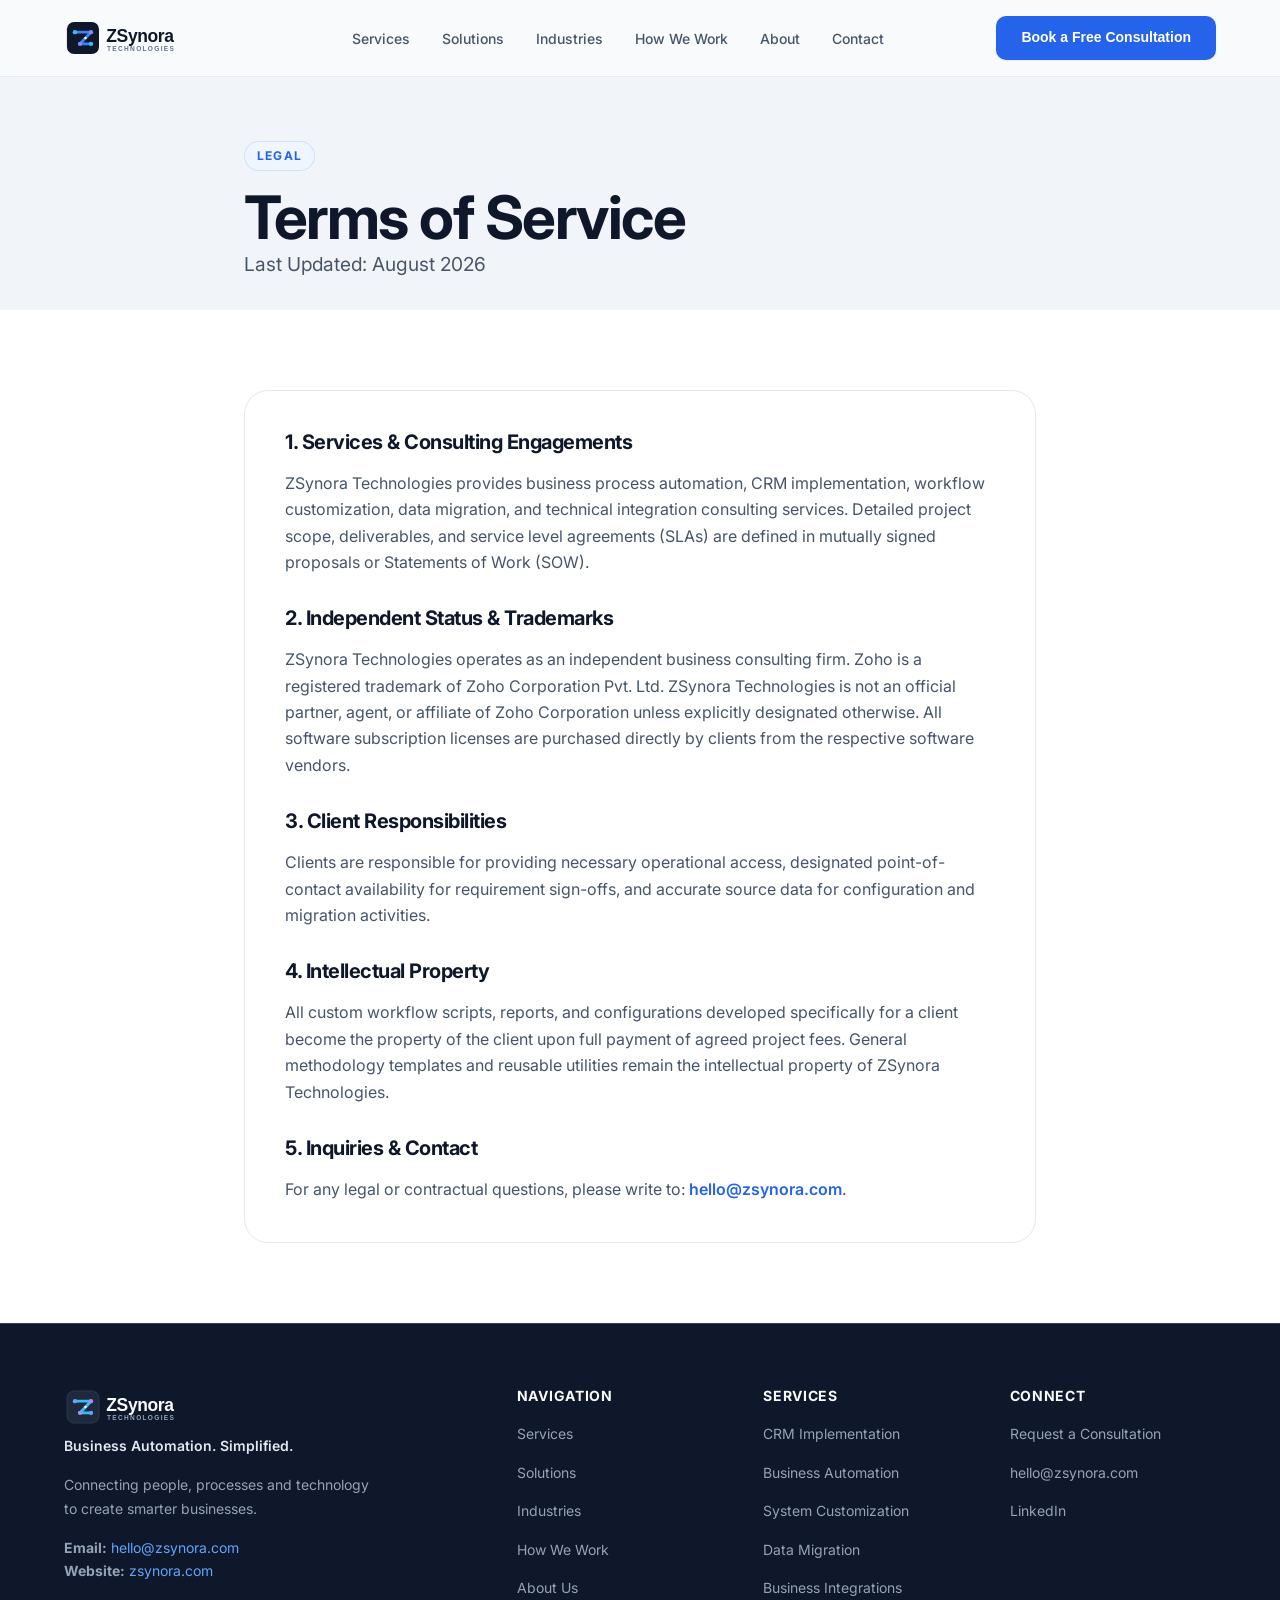
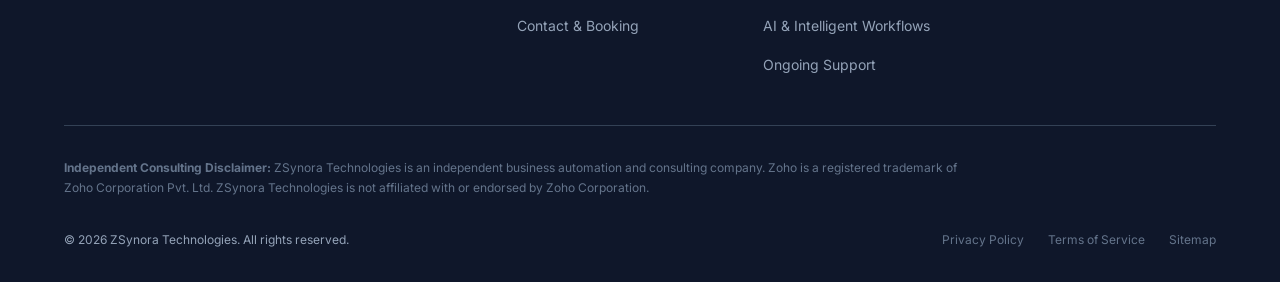
<file: terms.html>
<!DOCTYPE html>
<html lang="en">
<head>
  <meta charset="UTF-8">
  <meta name="viewport" content="width=device-width, initial-scale=1.0">
  <title>Terms of Service | ZSynora Technologies</title>
  <meta name="description" content="Terms of Service for ZSynora Technologies consulting and implementation services.">
  <link rel="icon" type="image/svg+xml" href="favicon.svg">
  <link rel="stylesheet" href="assets/css/main.css">
  <link rel="stylesheet" href="assets/css/components.css">
</head>
<body>

  <!-- Header -->
  <header class="site-header" id="header">
    <div class="container nav-container">
      <a href="index.html" class="brand-logo" aria-label="ZSynora Technologies Home">
        <img src="assets/images/logo.svg" alt="ZSynora Technologies Logo" width="180" height="38">
      </a>

      <nav aria-label="Main Navigation">
        <ul class="nav-menu">
          <li><a href="services.html" class="nav-link">Services</a></li>
          <li><a href="solutions.html" class="nav-link">Solutions</a></li>
          <li><a href="industries.html" class="nav-link">Industries</a></li>
          <li><a href="how-we-work.html" class="nav-link">How We Work</a></li>
          <li><a href="about.html" class="nav-link">About</a></li>
          <li><a href="contact.html" class="nav-link">Contact</a></li>
        </ul>
      </nav>

      <div class="nav-actions">
        <button class="btn btn-primary" data-open-modal="consultation">Book a Free Consultation</button>
        <button class="mobile-nav-toggle" aria-label="Toggle navigation menu" aria-expanded="false">
          <div class="hamburger-icon"><span></span><span></span><span></span></div>
        </button>
      </div>
    </div>
  </header>

  <!-- Mobile Drawer -->
  <div class="mobile-drawer" id="mobile-drawer">
    <ul class="mobile-nav-links">
      <li><a href="index.html" class="nav-link">Home</a></li>
      <li><a href="services.html" class="nav-link">Services</a></li>
      <li><a href="solutions.html" class="nav-link">Solutions</a></li>
      <li><a href="industries.html" class="nav-link">Industries</a></li>
      <li><a href="how-we-work.html" class="nav-link">How We Work</a></li>
      <li><a href="about.html" class="nav-link">About</a></li>
      <li><a href="contact.html" class="nav-link">Contact</a></li>
    </ul>
    <div class="mobile-drawer-footer">
      <button class="btn btn-primary btn-lg" data-open-modal="consultation">Book a Free Consultation</button>
    </div>
  </div>

  <main>
    <section class="section section-subtle" style="padding-top: var(--space-16); padding-bottom: var(--space-8);">
      <div class="container container-narrow">
        <div class="eyebrow">Legal</div>
        <h1>Terms of Service</h1>
        <p class="lead">Last Updated: August 2026</p>
      </div>
    </section>

    <section class="section section-alt">
      <div class="container container-narrow">
        <div style="background-color: #ffffff; border: 1px solid var(--color-border); border-radius: var(--radius-xl); padding: var(--space-10); line-height: var(--lh-relaxed);">
          <h2 style="font-size: var(--font-size-xl); margin-bottom: var(--space-4);">1. Services &amp; Consulting Engagements</h2>
          <p>
            ZSynora Technologies provides business process automation, CRM implementation, workflow customization, data migration, and technical integration consulting services. Detailed project scope, deliverables, and service level agreements (SLAs) are defined in mutually signed proposals or Statements of Work (SOW).
          </p>

          <h2 style="font-size: var(--font-size-xl); margin-top: var(--space-8); margin-bottom: var(--space-4);">2. Independent Status &amp; Trademarks</h2>
          <p>
            ZSynora Technologies operates as an independent business consulting firm. Zoho is a registered trademark of Zoho Corporation Pvt. Ltd. ZSynora Technologies is not an official partner, agent, or affiliate of Zoho Corporation unless explicitly designated otherwise. All software subscription licenses are purchased directly by clients from the respective software vendors.
          </p>

          <h2 style="font-size: var(--font-size-xl); margin-top: var(--space-8); margin-bottom: var(--space-4);">3. Client Responsibilities</h2>
          <p>
            Clients are responsible for providing necessary operational access, designated point-of-contact availability for requirement sign-offs, and accurate source data for configuration and migration activities.
          </p>

          <h2 style="font-size: var(--font-size-xl); margin-top: var(--space-8); margin-bottom: var(--space-4);">4. Intellectual Property</h2>
          <p>
            All custom workflow scripts, reports, and configurations developed specifically for a client become the property of the client upon full payment of agreed project fees. General methodology templates and reusable utilities remain the intellectual property of ZSynora Technologies.
          </p>

          <h2 style="font-size: var(--font-size-xl); margin-top: var(--space-8); margin-bottom: var(--space-4);">5. Inquiries &amp; Contact</h2>
          <p>
            For any legal or contractual questions, please write to: <a href="mailto:hello@zsynora.com" style="color: var(--color-primary); font-weight: 600;">hello@zsynora.com</a>.
          </p>
        </div>
      </div>
    </section>
  </main>

  <!-- Site Footer -->
  <footer class="site-footer">
    <div class="container">
      <div class="footer-grid">
        <div class="footer-brand">
          <a href="index.html" class="brand-logo" aria-label="ZSynora Technologies">
            <img src="assets/images/logo-white.svg" alt="ZSynora Technologies" width="180" height="38">
          </a>
          <p class="footer-tagline">Business Automation. Simplified.</p>
          <p>Connecting people, processes and technology to create smarter businesses.</p>
          <p style="margin-top: var(--space-4);">
            <strong>Email:</strong> <a href="mailto:hello@zsynora.com" style="color: #60a5fa;">hello@zsynora.com</a><br>
            <strong>Website:</strong> <a href="https://zsynora.com" style="color: #60a5fa;">zsynora.com</a>
          </p>
        </div>

        <div class="footer-col">
          <h4>Navigation</h4>
          <ul class="footer-links">
            <li><a href="services.html">Services</a></li>
            <li><a href="solutions.html">Solutions</a></li>
            <li><a href="industries.html">Industries</a></li>
            <li><a href="how-we-work.html">How We Work</a></li>
            <li><a href="about.html">About Us</a></li>
            <li><a href="contact.html">Contact &amp; Booking</a></li>
          </ul>
        </div>

        <div class="footer-col">
          <h4>Services</h4>
          <ul class="footer-links">
            <li><a href="services.html#crm">CRM Implementation</a></li>
            <li><a href="services.html#automation">Business Automation</a></li>
            <li><a href="services.html#customization">System Customization</a></li>
            <li><a href="services.html#migration">Data Migration</a></li>
            <li><a href="services.html#integrations">Business Integrations</a></li>
            <li><a href="services.html#ai">AI &amp; Intelligent Workflows</a></li>
            <li><a href="services.html#support">Ongoing Support</a></li>
          </ul>
        </div>

        <div class="footer-col">
          <h4>Connect</h4>
          <ul class="footer-links">
            <li><a href="contact.html">Request a Consultation</a></li>
            <li><a href="mailto:hello@zsynora.com">hello@zsynora.com</a></li>
            <li><a href="https://linkedin.com" target="_blank" rel="noopener noreferrer">LinkedIn</a></li>
          </ul>
        </div>
      </div>

      <div class="footer-bottom">
        <p class="footer-disclaimer">
          <strong>Independent Consulting Disclaimer:</strong> ZSynora Technologies is an independent business automation and consulting company. Zoho is a registered trademark of Zoho Corporation Pvt. Ltd. ZSynora Technologies is not affiliated with or endorsed by Zoho Corporation.
        </p>
        <div class="footer-legal-bar">
          <div>&copy; 2026 ZSynora Technologies. All rights reserved.</div>
          <div class="footer-legal-links">
            <a href="privacy.html">Privacy Policy</a>
            <a href="terms.html">Terms of Service</a>
            <a href="sitemap.xml">Sitemap</a>
          </div>
        </div>
      </div>
    </div>
  </footer>

  <!-- Modal -->
  <div class="modal-backdrop" id="consultation-modal" role="dialog" aria-modal="true" aria-hidden="true">
    <div class="modal-dialog">
      <div class="modal-header">
        <div>
          <h3>Book a Free Consultation</h3>
          <p>Discuss your operational bottlenecks and CRM requirements with our team.</p>
        </div>
        <button class="modal-close" aria-label="Close dialog">&times;</button>
      </div>
      <div class="modal-body">
        <form id="modal-consultation-form">
          <div class="form-row">
            <div class="form-group">
              <label class="form-label" for="modal-name">Full Name *</label>
              <input type="text" id="modal-name" class="form-control" placeholder="Your name" required>
              <div class="form-error-msg">Please enter your name</div>
            </div>
            <div class="form-group">
              <label class="form-label" for="modal-company">Business / Company *</label>
              <input type="text" id="modal-company" class="form-control" placeholder="Company name" required>
              <div class="form-error-msg">Please enter your company name</div>
            </div>
          </div>

          <div class="form-row">
            <div class="form-group">
              <label class="form-label" for="modal-email">Work Email *</label>
              <input type="email" id="modal-email" class="form-control" placeholder="name@company.com" required>
              <div class="form-error-msg">Please enter a valid work email</div>
            </div>
            <div class="form-group">
              <label class="form-label" for="modal-phone">Phone Number *</label>
              <input type="tel" id="modal-phone" class="form-control" placeholder="+91 XXXXX XXXXX" required>
              <div class="form-error-msg">Please enter your contact phone</div>
            </div>
          </div>

          <div class="form-group">
            <label class="form-label" for="modal-service">What do you need help with? *</label>
            <select id="modal-service" class="form-control" required>
              <option value="">Select primary requirement...</option>
              <option value="CRM Implementation">CRM Implementation</option>
              <option value="Business Automation">Business Process Automation</option>
              <option value="Zoho Implementation">Independent Zoho Implementation</option>
              <option value="Data Migration">Data Migration (from Excel / Legacy)</option>
              <option value="Integration">Business System Integration</option>
              <option value="AI Automation">AI &amp; Intelligent Automation</option>
              <option value="Ongoing Support">Ongoing System Support</option>
              <option value="Not Sure">Not Sure — Need Consultation</option>
            </select>
            <div class="form-error-msg">Please select your primary requirement</div>
          </div>

          <div class="form-group">
            <label class="form-label" for="modal-message">Tell us about your current process (Optional)</label>
            <textarea id="modal-message" class="form-control" rows="3" placeholder="Briefly describe what tools you use today (e.g. Excel, WhatsApp) and what you want to improve..."></textarea>
          </div>

          <button type="submit" class="btn btn-primary btn-lg" style="width: 100%;">
            Request a Consultation
          </button>
        </form>

        <div class="form-success-card" id="modal-success-state">
          <div class="success-icon-badge">✓</div>
          <h3>Thank You</h3>
          <p style="font-weight: 600; color: #15803d; margin-bottom: 8px;">Thanks for reaching out to ZSynora.</p>
          <p>We've received your enquiry. We'll review your requirements and get back to you.</p>
          <button class="btn btn-secondary" data-close-modal>Close</button>
        </div>
      </div>
    </div>
  </div>

  <div class="mobile-sticky-cta">
    <button class="btn btn-primary" data-open-modal="consultation">Book a Free Consultation</button>
  </div>

  <script src="assets/js/main.js"></script>
  <script src="assets/js/form.js"></script>
</body>
</html>
</file>
<file: assets/css/main.css>
/* ==========================================================================
   ZSynora Technologies — Main Stylesheet
   Modern B2B Business Automation & Digital Transformation Consulting
   ========================================================================== */

/* Google Fonts Import: Inter */
@import url('https://fonts.googleapis.com/css2?family=Inter:wght@300;400;500;600;700;800&display=swap');

/* --- Design Tokens / CSS Custom Properties --- */
:root {
  /* Brand Core Colors */
  --color-primary: #2563eb;          /* Electric Blue */
  --color-primary-dark: #1d4ed8;     /* Deep Blue */
  --color-primary-light: #3b82f6;    /* Bright Blue */
  --color-primary-subtle: #eff6ff;   /* Soft Ice Blue */
  
  --color-accent-violet: #6366f1;    /* Synergy Indigo/Violet */
  --color-accent-violet-light: #e0e7ff;
  --color-accent-emerald: #10b981;   /* Growth / Success Emerald */
  --color-accent-emerald-light: #ecfdf5;
  --color-accent-amber: #f59e0b;     /* Attention / Warning Amber */

  /* Neutral Surface & Backgrounds */
  --color-bg: #f8fafc;              /* Warm / off-white clean canvas */
  --color-bg-alt: #ffffff;          /* Pure White Card Surface */
  --color-bg-subtle: #f1f5f9;       /* Light Slate Tint */
  --color-bg-dark: #0f172a;         /* Deep Slate / Midnight Black */
  --color-bg-dark-card: #1e293b;    /* Dark Card Surface */
  --color-bg-dark-subtle: #334155;

  /* Typography Colors */
  --color-text-primary: #0f172a;    /* Deep Charcoal / Near Black */
  --color-text-secondary: #475569;  /* Muted Slate Gray */
  --color-text-tertiary: #64748b;   /* Light Slate Muted */
  --color-text-inverse: #f8fafc;    /* White text on dark */
  --color-text-inverse-muted: #94a3b8;

  /* Borders & Dividers */
  --color-border: #e2e8f0;          /* Clean subtle border */
  --color-border-subtle: #edf2f7;
  --color-border-dark: #334155;
  --color-border-focus: #3b82f6;

  /* Typography Scales */
  --font-family: 'Inter', -apple-system, BlinkMacSystemFont, 'Segoe UI', Roboto, Helvetica, Arial, sans-serif;
  --font-size-xs: 0.75rem;    /* 12px */
  --font-size-sm: 0.875rem;   /* 14px */
  --font-size-base: 1rem;     /* 16px */
  --font-size-lg: 1.125rem;   /* 18px */
  --font-size-xl: 1.25rem;    /* 20px */
  --font-size-2xl: 1.5rem;    /* 24px */
  --font-size-3xl: 1.875rem;  /* 30px */
  --font-size-4xl: 2.25rem;   /* 36px */
  --font-size-5xl: 3rem;      /* 48px */
  --font-size-6xl: 3.75rem;   /* 60px */

  /* Line Heights */
  --lh-tight: 1.15;
  --lh-snug: 1.35;
  --lh-relaxed: 1.65;

  /* Spacing */
  --space-1: 0.25rem;
  --space-2: 0.5rem;
  --space-3: 0.75rem;
  --space-4: 1rem;
  --space-5: 1.25rem;
  --space-6: 1.5rem;
  --space-8: 2rem;
  --space-10: 2.5rem;
  --space-12: 3rem;
  --space-16: 4rem;
  --space-20: 5rem;
  --space-24: 6rem;

  /* Shadows */
  --shadow-sm: 0 1px 2px 0 rgba(15, 23, 42, 0.05);
  --shadow-md: 0 4px 6px -1px rgba(15, 23, 42, 0.07), 0 2px 4px -2px rgba(15, 23, 42, 0.05);
  --shadow-lg: 0 10px 15px -3px rgba(15, 23, 42, 0.08), 0 4px 6px -4px rgba(15, 23, 42, 0.04);
  --shadow-xl: 0 20px 25px -5px rgba(15, 23, 42, 0.09), 0 8px 10px -6px rgba(15, 23, 42, 0.04);
  --shadow-glow: 0 0 25px rgba(37, 99, 235, 0.15);

  /* Radii */
  --radius-sm: 6px;
  --radius-md: 10px;
  --radius-lg: 16px;
  --radius-xl: 24px;
  --radius-full: 9999px;

  /* Transitions */
  --transition-fast: 0.15s ease;
  --transition-normal: 0.25s ease;
  --transition-slow: 0.4s ease;

  /* Max Widths */
  --container-max: 1200px;
  --container-wide: 1320px;
  --container-narrow: 840px;
}

/* --- Global Reset & Box Sizing --- */
*, *::before, *::after {
  box-sizing: border-box;
  margin: 0;
  padding: 0;
}

html {
  font-size: 16px;
  scroll-behavior: smooth;
  scroll-padding-top: 90px;
  -webkit-font-smoothing: antialiased;
  -moz-osx-font-smoothing: grayscale;
}

body {
  font-family: var(--font-family);
  background-color: var(--color-bg);
  color: var(--color-text-primary);
  line-height: var(--lh-relaxed);
  overflow-x: hidden;
  display: flex;
  flex-direction: column;
  min-height: 100vh;
}

/* --- Accessibility & Focus Styles --- */
:focus-visible {
  outline: 2px solid var(--color-primary);
  outline-offset: 2px;
}

.sr-only {
  position: absolute;
  width: 1px;
  height: 1px;
  padding: 0;
  margin: -1px;
  overflow: hidden;
  clip: rect(0, 0, 0, 0);
  white-space: nowrap;
  border-width: 0;
}

/* --- Layout Containers & Grid --- */
.container {
  width: 100%;
  max-width: var(--container-max);
  margin-left: auto;
  margin-right: auto;
  padding-left: var(--space-6);
  padding-right: var(--space-6);
}

.container-narrow {
  max-width: var(--container-narrow);
}

.container-wide {
  max-width: var(--container-wide);
}

.section {
  padding-top: var(--space-20);
  padding-bottom: var(--space-20);
  position: relative;
}

.section-alt {
  background-color: var(--color-bg-alt);
}

.section-subtle {
  background-color: var(--color-bg-subtle);
}

.section-dark {
  background-color: var(--color-bg-dark);
  color: var(--color-text-inverse);
}

/* --- Typography Utilities --- */
h1, h2, h3, h4, h5, h6 {
  font-family: var(--font-family);
  color: var(--color-text-primary);
  font-weight: 700;
  line-height: var(--lh-tight);
  letter-spacing: -0.025em;
}

.section-dark h1,
.section-dark h2,
.section-dark h3,
.section-dark h4 {
  color: var(--color-text-inverse);
}

h1 { font-size: clamp(2.25rem, 5vw, 3.75rem); }
h2 { font-size: clamp(1.75rem, 3.5vw, 2.5rem); }
h3 { font-size: clamp(1.25rem, 2.5vw, 1.75rem); }
h4 { font-size: 1.25rem; }

p {
  color: var(--color-text-secondary);
  font-size: var(--font-size-base);
  margin-bottom: var(--space-4);
}

p:last-child {
  margin-bottom: 0;
}

.lead {
  font-size: clamp(1.05rem, 1.5vw, 1.25rem);
  line-height: var(--lh-snug);
  color: var(--color-text-secondary);
}

.section-dark p {
  color: var(--color-text-inverse-muted);
}

/* Eyebrow Label */
.eyebrow {
  display: inline-flex;
  align-items: center;
  gap: var(--space-2);
  font-size: var(--font-size-xs);
  font-weight: 700;
  text-transform: uppercase;
  letter-spacing: 0.1em;
  color: var(--color-primary);
  margin-bottom: var(--space-3);
  padding: 4px 12px;
  background-color: var(--color-primary-subtle);
  border: 1px solid rgba(37, 99, 235, 0.15);
  border-radius: var(--radius-full);
}

.section-dark .eyebrow {
  background-color: rgba(59, 130, 246, 0.15);
  color: #60a5fa;
  border-color: rgba(59, 130, 246, 0.3);
}

.eyebrow-dot {
  width: 6px;
  height: 6px;
  border-radius: 50%;
  background-color: var(--color-primary);
}

.section-dark .eyebrow-dot {
  background-color: #60a5fa;
}

/* Section Header */
.section-header {
  text-align: center;
  max-width: 760px;
  margin: 0 auto var(--space-16);
}

.section-header.text-left {
  text-align: left;
  margin-left: 0;
}

.section-header h2 {
  margin-bottom: var(--space-4);
}

.section-header p {
  font-size: var(--font-size-lg);
  color: var(--color-text-secondary);
}

/* --- Common Links & Buttons --- */
a {
  color: var(--color-primary);
  text-decoration: none;
  transition: color var(--transition-fast);
}

a:hover {
  color: var(--color-primary-dark);
}

.btn {
  display: inline-flex;
  align-items: center;
  justify-content: center;
  gap: var(--space-2);
  padding: 0.75rem 1.5rem;
  font-size: var(--font-size-sm);
  font-weight: 600;
  border-radius: var(--radius-md);
  border: 1px solid transparent;
  cursor: pointer;
  transition: all var(--transition-normal);
  text-decoration: none;
  white-space: nowrap;
  line-height: 1.25;
}

.btn-primary {
  background-color: var(--color-primary);
  color: #ffffff;
  box-shadow: var(--shadow-sm);
}

.btn-primary:hover {
  background-color: var(--color-primary-dark);
  color: #ffffff;
  transform: translateY(-1px);
  box-shadow: var(--shadow-md);
}

.btn-secondary {
  background-color: #ffffff;
  color: var(--color-text-primary);
  border-color: var(--color-border);
}

.btn-secondary:hover {
  background-color: var(--color-bg-subtle);
  border-color: #cbd5e1;
  color: var(--color-primary);
}

.btn-outline-white {
  background-color: transparent;
  color: #ffffff;
  border-color: rgba(255, 255, 255, 0.25);
}

.btn-outline-white:hover {
  background-color: rgba(255, 255, 255, 0.1);
  border-color: #ffffff;
  color: #ffffff;
}

.btn-lg {
  padding: 0.9rem 1.85rem;
  font-size: var(--font-size-base);
  border-radius: var(--radius-md);
}

.btn-group {
  display: flex;
  flex-wrap: wrap;
  align-items: center;
  gap: var(--space-4);
}

/* --- Badge & Tag Elements --- */
.badge {
  display: inline-flex;
  align-items: center;
  font-size: var(--font-size-xs);
  font-weight: 600;
  padding: 3px 10px;
  border-radius: var(--radius-full);
  background-color: var(--color-bg-subtle);
  color: var(--color-text-secondary);
  border: 1px solid var(--color-border);
}

.badge-blue {
  background-color: var(--color-primary-subtle);
  color: var(--color-primary-dark);
  border-color: rgba(37, 99, 235, 0.2);
}

/* --- Standard Grids --- */
.grid-2 {
  display: grid;
  grid-template-columns: repeat(2, 1fr);
  gap: var(--space-8);
}

.grid-3 {
  display: grid;
  grid-template-columns: repeat(3, 1fr);
  gap: var(--space-8);
}

.grid-4 {
  display: grid;
  grid-template-columns: repeat(4, 1fr);
  gap: var(--space-6);
}

/* Align helper */
.align-center {
  align-items: center;
}

/* --- Media Queries --- */
@media (max-width: 1024px) {
  .grid-4 {
    grid-template-columns: repeat(2, 1fr);
  }
  .grid-3 {
    grid-template-columns: repeat(2, 1fr);
  }
}

@media (max-width: 768px) {
  .section {
    padding-top: var(--space-12);
    padding-bottom: var(--space-12);
  }
  .grid-2,
  .grid-3,
  .grid-4 {
    grid-template-columns: 1fr;
    gap: var(--space-6);
  }
  .btn-group {
    flex-direction: column;
    width: 100%;
  }
  .btn-group .btn {
    width: 100%;
  }
}

@media (prefers-reduced-motion: reduce) {
  *, *::before, *::after {
    animation-duration: 0.01ms !important;
    animation-iteration-count: 1 !important;
    transition-duration: 0.01ms !important;
    scroll-behavior: auto !important;
  }
}
</file>
<file: assets/css/components.css>
/* ==========================================================================
   ZSynora Technologies — Components Stylesheet
   ========================================================================== */

/* --- 1. Header & Navigation --- */
.site-header {
  position: sticky;
  top: 0;
  left: 0;
  right: 0;
  z-index: 1000;
  background-color: rgba(248, 250, 252, 0.88);
  backdrop-filter: blur(14px);
  -webkit-backdrop-filter: blur(14px);
  border-bottom: 1px solid rgba(226, 232, 240, 0.8);
  transition: all var(--transition-normal);
}

.site-header.scrolled {
  background-color: rgba(255, 255, 255, 0.95);
  box-shadow: 0 4px 20px -2px rgba(15, 23, 42, 0.06);
}

.nav-container {
  display: flex;
  align-items: center;
  justify-content: space-between;
  height: 76px;
}

.brand-logo {
  display: flex;
  align-items: center;
  gap: var(--space-3);
  text-decoration: none;
}

.brand-logo img,
.brand-logo svg {
  height: 38px;
  width: auto;
}

.nav-menu {
  display: flex;
  align-items: center;
  gap: var(--space-8);
  list-style: none;
}

.nav-link {
  font-size: var(--font-size-sm);
  font-weight: 500;
  color: var(--color-text-secondary);
  text-decoration: none;
  position: relative;
  padding: 6px 0;
  transition: color var(--transition-fast);
}

.nav-link:hover,
.nav-link.active {
  color: var(--color-primary);
}

.nav-link.active::after {
  content: '';
  position: absolute;
  bottom: 0;
  left: 0;
  right: 0;
  height: 2px;
  background-color: var(--color-primary);
  border-radius: var(--radius-full);
}

.nav-actions {
  display: flex;
  align-items: center;
  gap: var(--space-4);
}

/* Mobile Toggle */
.mobile-nav-toggle {
  display: none;
  background: none;
  border: none;
  padding: var(--space-2);
  cursor: pointer;
  color: var(--color-text-primary);
  border-radius: var(--radius-sm);
}

.mobile-nav-toggle:focus-visible {
  outline: 2px solid var(--color-primary);
}

.hamburger-icon {
  width: 24px;
  height: 18px;
  position: relative;
  display: flex;
  flex-direction: column;
  justify-content: space-between;
}

.hamburger-icon span {
  display: block;
  height: 2px;
  width: 100%;
  background-color: var(--color-text-primary);
  border-radius: 2px;
  transition: all var(--transition-normal);
}

.mobile-nav-toggle.open .hamburger-icon span:nth-child(1) {
  transform: translateY(8px) rotate(45deg);
}
.mobile-nav-toggle.open .hamburger-icon span:nth-child(2) {
  opacity: 0;
}
.mobile-nav-toggle.open .hamburger-icon span:nth-child(3) {
  transform: translateY(-8px) rotate(-45deg);
}

/* Mobile Drawer */
.mobile-drawer {
  display: none;
  position: fixed;
  top: 76px;
  left: 0;
  right: 0;
  bottom: 0;
  background-color: #ffffff;
  z-index: 999;
  padding: var(--space-8) var(--space-6);
  flex-direction: column;
  justify-content: space-between;
  overflow-y: auto;
  border-top: 1px solid var(--color-border);
  box-shadow: var(--shadow-xl);
}

.mobile-drawer.open {
  display: flex;
}

.mobile-nav-links {
  list-style: none;
  display: flex;
  flex-direction: column;
  gap: var(--space-4);
}

.mobile-nav-links .nav-link {
  font-size: var(--font-size-lg);
  font-weight: 600;
  padding: var(--space-3) 0;
  border-bottom: 1px solid var(--color-border-subtle);
  display: block;
}

.mobile-drawer-footer {
  padding-top: var(--space-8);
}

.mobile-drawer-footer .btn {
  width: 100%;
}

/* --- 2. Hero Section & Interactive Visual --- */
.hero {
  padding-top: var(--space-16);
  padding-bottom: var(--space-20);
  background: radial-gradient(circle at 85% 15%, rgba(37, 99, 235, 0.07) 0%, transparent 60%),
              radial-gradient(circle at 10% 80%, rgba(99, 102, 241, 0.05) 0%, transparent 50%);
  position: relative;
  overflow: hidden;
}
.hero-grid {
  display: grid;
  grid-template-columns: 1.15fr 0.85fr;
  align-items: center;
  gap: var(--space-12);
}

.hero-content h1 {
  margin-bottom: var(--space-6);
}

.hero-content .lead {
  margin-bottom: var(--space-8);
  max-width: 580px;
}

.hero-visual {
  position: relative;
}

/* Connected Business Systems Card Visual */
.system-card-stack {
  background: #ffffff;
  border: 1px solid var(--color-border);
  border-radius: var(--radius-xl);
  padding: var(--space-6);
  box-shadow: var(--shadow-xl);
  position: relative;
}

.system-card-header {
  display: flex;
  align-items: center;
  justify-content: space-between;
  margin-bottom: var(--space-6);
  padding-bottom: var(--space-4);
  border-bottom: 1px solid var(--color-border-subtle);
}

.system-card-title {
  font-size: var(--font-size-sm);
  font-weight: 700;
  color: var(--color-text-primary);
  display: flex;
  align-items: center;
  gap: var(--space-2);
}

.live-indicator {
  display: inline-flex;
  align-items: center;
  gap: 6px;
  font-size: var(--font-size-xs);
  font-weight: 600;
  color: var(--color-accent-emerald);
  background-color: var(--color-accent-emerald-light);
  padding: 2px 8px;
  border-radius: var(--radius-full);
}

.live-dot {
  width: 6px;
  height: 6px;
  border-radius: 50%;
  background-color: var(--color-accent-emerald);
  box-shadow: 0 0 6px var(--color-accent-emerald);
  animation: pulseDot 2s infinite ease-in-out;
}

@keyframes pulseDot {
  0%, 100% { opacity: 1; transform: scale(1); }
  50% { opacity: 0.4; transform: scale(0.8); }
}

.system-flow {
  display: flex;
  flex-direction: column;
  gap: var(--space-3);
  position: relative;
}

.flow-node {
  background-color: var(--color-bg);
  border: 1px solid var(--color-border);
  border-radius: var(--radius-md);
  padding: var(--space-3) var(--space-4);
  display: flex;
  align-items: center;
  justify-content: space-between;
  transition: all var(--transition-normal);
}

.flow-node:hover,
.flow-node.active-node {
  background-color: #ffffff;
  border-color: var(--color-primary-light);
  box-shadow: 0 4px 12px rgba(37, 99, 235, 0.08);
  transform: translateX(4px);
}

.node-left {
  display: flex;
  align-items: center;
  gap: var(--space-3);
}

.node-icon {
  width: 32px;
  height: 32px;
  border-radius: var(--radius-sm);
  background-color: var(--color-primary-subtle);
  color: var(--color-primary);
  display: flex;
  align-items: center;
  justify-content: center;
  font-weight: 700;
  font-size: var(--font-size-sm);
}

.node-text h4 {
  font-size: var(--font-size-sm);
  margin-bottom: 2px;
}

.node-text p {
  font-size: var(--font-size-xs);
  color: var(--color-text-tertiary);
  margin: 0;
}

.node-status {
  font-size: var(--font-size-xs);
  font-weight: 600;
  padding: 2px 8px;
  border-radius: var(--radius-full);
}

.node-status.synced {
  background-color: var(--color-accent-emerald-light);
  color: var(--color-accent-emerald);
}

.node-status.auto {
  background-color: var(--color-primary-subtle);
  color: var(--color-primary);
}

.flow-connector {
  height: 14px;
  margin-left: 28px;
  border-left: 2px dashed #cbd5e1;
  position: relative;
}

.flow-connector::after {
  content: '';
  position: absolute;
  bottom: -3px;
  left: -4px;
  width: 6px;
  height: 6px;
  border-radius: 50%;
  background-color: var(--color-primary);
}

/* --- 3. Trust & Value Strip --- */
.value-strip {
  border-top: 1px solid var(--color-border);
  border-bottom: 1px solid var(--color-border);
  background-color: #ffffff;
  padding: var(--space-12) 0;
}

.value-strip-header {
  text-align: center;
  max-width: 800px;
  margin: 0 auto var(--space-10);
}

.value-strip-header h3 {
  font-size: clamp(1.25rem, 2vw, 1.65rem);
  color: var(--color-text-primary);
}

.value-pillar-card {
  padding: var(--space-6);
  border-radius: var(--radius-lg);
  background-color: var(--color-bg);
  border: 1px solid var(--color-border-subtle);
  transition: all var(--transition-normal);
}

.value-pillar-card:hover {
  background-color: #ffffff;
  border-color: var(--color-border);
  box-shadow: var(--shadow-md);
  transform: translateY(-2px);
}

.pillar-step {
  font-size: var(--font-size-xs);
  font-weight: 700;
  text-transform: uppercase;
  letter-spacing: 0.05em;
  color: var(--color-primary);
  margin-bottom: var(--space-2);
}

.value-pillar-card h4 {
  font-size: var(--font-size-lg);
  margin-bottom: var(--space-2);
}

.value-pillar-card p {
  font-size: var(--font-size-sm);
  line-height: var(--lh-relaxed);
  color: var(--color-text-secondary);
}

/* --- 4. Before vs After Problem Section --- */
.comparison-grid {
  display: grid;
  grid-template-columns: 1fr 1fr;
  gap: var(--space-8);
  margin-top: var(--space-8);
}

.comparison-card {
  padding: var(--space-8);
  border-radius: var(--radius-xl);
  border: 1px solid var(--color-border);
  position: relative;
  transition: all var(--transition-normal);
}

.comparison-card.before {
  background-color: #ffffff;
  border-color: #fed7aa;
}

.comparison-card.after {
  background-color: #ffffff;
  border-color: #bbf7d0;
  box-shadow: var(--shadow-lg);
}

.comparison-badge {
  display: inline-flex;
  align-items: center;
  gap: var(--space-2);
  font-size: var(--font-size-xs);
  font-weight: 700;
  text-transform: uppercase;
  letter-spacing: 0.05em;
  padding: 4px 12px;
  border-radius: var(--radius-full);
  margin-bottom: var(--space-4);
}

.comparison-card.before .comparison-badge {
  background-color: #fff7ed;
  color: #c2410c;
  border: 1px solid #ffedd5;
}

.comparison-card.after .comparison-badge {
  background-color: #f0fdf4;
  color: #15803d;
  border: 1px solid #dcfce7;
}

.comparison-card h3 {
  font-size: var(--font-size-xl);
  margin-bottom: var(--space-6);
}

.comparison-list {
  list-style: none;
  display: flex;
  flex-direction: column;
  gap: var(--space-3);
}

.comparison-item {
  display: flex;
  align-items: flex-start;
  gap: var(--space-3);
  font-size: var(--font-size-sm);
  color: var(--color-text-secondary);
}

.comparison-icon {
  flex-shrink: 0;
  width: 20px;
  height: 20px;
  border-radius: 50%;
  display: flex;
  align-items: center;
  justify-content: center;
  font-size: 12px;
  font-weight: bold;
  margin-top: 2px;
}

.comparison-card.before .comparison-icon {
  background-color: #fee2e2;
  color: #dc2626;
}

.comparison-card.after .comparison-icon {
  background-color: #dcfce7;
  color: #16a34a;
}

/* --- 5. Service Cards --- */
.service-card {
  background-color: #ffffff;
  border: 1px solid var(--color-border);
  border-radius: var(--radius-xl);
  padding: var(--space-8);
  display: flex;
  flex-direction: column;
  justify-content: space-between;
  transition: all var(--transition-normal);
}

.service-card:hover {
  border-color: #93c5fd;
  box-shadow: var(--shadow-xl);
  transform: translateY(-4px);
}

.service-card-icon {
  width: 48px;
  height: 48px;
  border-radius: var(--radius-lg);
  background-color: var(--color-primary-subtle);
  color: var(--color-primary);
  display: flex;
  align-items: center;
  justify-content: center;
  margin-bottom: var(--space-5);
}

.service-card-icon svg {
  width: 26px;
  height: 26px;
}

.service-card h3 {
  font-size: var(--font-size-xl);
  margin-bottom: var(--space-3);
}

.service-card p {
  font-size: var(--font-size-sm);
  color: var(--color-text-secondary);
  margin-bottom: var(--space-6);
  flex-grow: 1;
}

.service-tags {
  display: flex;
  flex-wrap: wrap;
  gap: var(--space-2);
  margin-bottom: var(--space-6);
}

.service-card-footer {
  padding-top: var(--space-4);
  border-top: 1px solid var(--color-border-subtle);
}

.service-card-footer a {
  display: inline-flex;
  align-items: center;
  gap: var(--space-2);
  font-weight: 600;
  font-size: var(--font-size-sm);
}

/* --- 6. Connected Architecture & Solution Flow --- */
.architecture-box {
  background: var(--color-bg-dark);
  color: var(--color-text-inverse);
  border-radius: var(--radius-xl);
  padding: var(--space-12) var(--space-8);
  position: relative;
  overflow: hidden;
}

.architecture-grid {
  display: flex;
  align-items: center;
  justify-content: space-between;
  gap: var(--space-4);
  overflow-x: auto;
  padding: var(--space-4) 0;
}

.arch-node {
  background-color: var(--color-bg-dark-card);
  border: 1px solid var(--color-border-dark);
  border-radius: var(--radius-lg);
  padding: var(--space-5) var(--space-4);
  min-width: 130px;
  text-align: center;
  flex-shrink: 0;
  transition: all var(--transition-normal);
}

.arch-node:hover {
  border-color: var(--color-primary-light);
  transform: translateY(-2px);
  box-shadow: 0 0 15px rgba(59, 130, 246, 0.2);
}

.arch-node-title {
  font-size: var(--font-size-sm);
  font-weight: 700;
  color: var(--color-text-inverse);
}

.arch-node-subtitle {
  font-size: var(--font-size-xs);
  color: var(--color-text-inverse-muted);
  margin-top: 4px;
}

.arch-arrow {
  color: var(--color-primary-light);
  font-weight: bold;
  flex-shrink: 0;
}

/* --- 7. Automotive Journey Showcase --- */
.journey-timeline {
  display: grid;
  grid-template-columns: repeat(4, 1fr);
  gap: var(--space-4);
  margin-top: var(--space-8);
}

.journey-step-card {
  background-color: #ffffff;
  border: 1px solid var(--color-border);
  border-radius: var(--radius-lg);
  padding: var(--space-5);
  position: relative;
  transition: all var(--transition-normal);
}

.journey-step-card:hover {
  border-color: var(--color-primary);
  box-shadow: var(--shadow-md);
  transform: translateY(-2px);
}

.journey-step-num {
  font-size: var(--font-size-xs);
  font-weight: 700;
  color: var(--color-primary);
  margin-bottom: var(--space-2);
}

.journey-step-card h4 {
  font-size: var(--font-size-base);
  margin-bottom: var(--space-2);
}

.journey-step-card p {
  font-size: var(--font-size-xs);
  color: var(--color-text-secondary);
  line-height: var(--lh-snug);
  margin: 0;
}

/* --- 8. 5-Step Process Timeline --- */
.process-grid {
  display: grid;
  grid-template-columns: repeat(5, 1fr);
  gap: var(--space-4);
  margin-top: var(--space-10);
}

.process-card {
  background-color: #ffffff;
  border: 1px solid var(--color-border);
  border-radius: var(--radius-lg);
  padding: var(--space-6);
  display: flex;
  flex-direction: column;
  position: relative;
  transition: all var(--transition-normal);
}

.process-card:hover {
  border-color: var(--color-primary);
  box-shadow: var(--shadow-lg);
  transform: translateY(-3px);
}

.process-num {
  font-size: var(--font-size-2xl);
  font-weight: 800;
  color: #cbd5e1;
  margin-bottom: var(--space-3);
  transition: color var(--transition-fast);
}

.process-card:hover .process-num {
  color: var(--color-primary);
}

.process-card h4 {
  font-size: var(--font-size-lg);
  margin-bottom: var(--space-2);
}

.process-card p {
  font-size: var(--font-size-sm);
  color: var(--color-text-secondary);
  margin: 0;
  line-height: var(--lh-relaxed);
}

/* --- 9. Why ZSynora Cards --- */
.why-card {
  background-color: #ffffff;
  border: 1px solid var(--color-border);
  border-radius: var(--radius-xl);
  padding: var(--space-6);
  transition: all var(--transition-normal);
}

.why-card:hover {
  border-color: var(--color-primary-light);
  box-shadow: var(--shadow-md);
  transform: translateY(-2px);
}

.why-icon {
  width: 40px;
  height: 40px;
  border-radius: var(--radius-md);
  background-color: var(--color-primary-subtle);
  color: var(--color-primary);
  display: flex;
  align-items: center;
  justify-content: center;
  margin-bottom: var(--space-4);
}

.why-card h4 {
  font-size: var(--font-size-lg);
  margin-bottom: var(--space-2);
}

.why-card p {
  font-size: var(--font-size-sm);
  color: var(--color-text-secondary);
  margin: 0;
}

/* --- 10. Final CTA Banner --- */
.cta-banner {
  background: linear-gradient(135deg, #0f172a 0%, #1e293b 100%);
  border-radius: var(--radius-xl);
  padding: var(--space-16) var(--space-8);
  text-align: center;
  color: #ffffff;
  position: relative;
  overflow: hidden;
  box-shadow: var(--shadow-xl);
}

.cta-banner::before {
  content: '';
  position: absolute;
  top: -50%;
  left: 50%;
  transform: translateX(-50%);
  width: 600px;
  height: 400px;
  background: radial-gradient(circle, rgba(37, 99, 235, 0.25) 0%, transparent 70%);
  pointer-events: none;
}

.cta-banner h2 {
  color: #ffffff;
  font-size: clamp(2rem, 4vw, 3rem);
  margin-bottom: var(--space-4);
  position: relative;
}

.cta-banner p {
  color: var(--color-text-inverse-muted);
  font-size: var(--font-size-lg);
  max-width: 640px;
  margin: 0 auto var(--space-8);
  position: relative;
}

.cta-banner .btn-group {
  justify-content: center;
  position: relative;
}

/* --- 11. Footer --- */
.site-footer {
  background-color: var(--color-bg-dark);
  color: var(--color-text-inverse-muted);
  padding-top: var(--space-16);
  padding-bottom: var(--space-8);
  border-top: 1px solid var(--color-border-dark);
  margin-top: auto;
}

.footer-grid {
  display: grid;
  grid-template-columns: 2fr 1fr 1fr 1fr;
  gap: var(--space-10);
  margin-bottom: var(--space-12);
}

.footer-brand p {
  color: var(--color-text-inverse-muted);
  font-size: var(--font-size-sm);
  margin-top: var(--space-4);
  max-width: 320px;
}

.footer-tagline {
  font-weight: 600;
  color: #e2e8f0 !important;
  margin-top: var(--space-2) !important;
}

.footer-col h4 {
  color: var(--color-text-inverse);
  font-size: var(--font-size-sm);
  text-transform: uppercase;
  letter-spacing: 0.05em;
  margin-bottom: var(--space-4);
}

.footer-links {
  list-style: none;
  display: flex;
  flex-direction: column;
  gap: var(--space-3);
}

.footer-links a {
  color: var(--color-text-inverse-muted);
  font-size: var(--font-size-sm);
  transition: color var(--transition-fast);
}

.footer-links a:hover {
  color: #ffffff;
}

.footer-bottom {
  padding-top: var(--space-8);
  border-top: 1px solid var(--color-border-dark);
  display: flex;
  flex-direction: column;
  gap: var(--space-4);
}

.footer-disclaimer {
  font-size: var(--font-size-xs);
  color: #64748b;
  line-height: var(--lh-relaxed);
  max-width: 900px;
}

.footer-legal-bar {
  display: flex;
  justify-content: space-between;
  align-items: center;
  font-size: var(--font-size-xs);
}

.footer-legal-links {
  display: flex;
  gap: var(--space-6);
}

.footer-legal-links a {
  color: #64748b;
}

.footer-legal-links a:hover {
  color: #94a3b8;
}

/* --- 12. Modal Component --- */
.modal-backdrop {
  display: none;
  position: fixed;
  top: 0;
  left: 0;
  right: 0;
  bottom: 0;
  background-color: rgba(15, 23, 42, 0.65);
  backdrop-filter: blur(6px);
  -webkit-backdrop-filter: blur(6px);
  z-index: 2000;
  align-items: center;
  justify-content: center;
  padding: var(--space-4);
  opacity: 0;
  transition: opacity var(--transition-normal);
}

.modal-backdrop.open {
  display: flex;
  opacity: 1;
}

.modal-dialog {
  background-color: #ffffff;
  border-radius: var(--radius-xl);
  width: 100%;
  max-width: 620px;
  max-height: 90vh;
  overflow-y: auto;
  box-shadow: var(--shadow-xl);
  border: 1px solid var(--color-border);
  transform: scale(0.95);
  transition: transform var(--transition-normal);
}

.modal-backdrop.open .modal-dialog {
  transform: scale(1);
}

.modal-header {
  padding: var(--space-6) var(--space-6) var(--space-4);
  display: flex;
  align-items: flex-start;
  justify-content: space-between;
  border-bottom: 1px solid var(--color-border-subtle);
}

.modal-header h3 {
  font-size: var(--font-size-xl);
  margin-bottom: 4px;
}

.modal-header p {
  font-size: var(--font-size-sm);
  color: var(--color-text-secondary);
  margin: 0;
}

.modal-close {
  background: none;
  border: none;
  cursor: pointer;
  padding: var(--space-2);
  color: var(--color-text-tertiary);
  border-radius: var(--radius-sm);
  line-height: 1;
}

.modal-close:hover {
  color: var(--color-text-primary);
  background-color: var(--color-bg-subtle);
}

.modal-body {
  padding: var(--space-6);
}

/* --- 13. Form Controls & Feedback UI --- */
.form-group {
  margin-bottom: var(--space-4);
}

.form-label {
  display: block;
  font-size: var(--font-size-sm);
  font-weight: 600;
  color: var(--color-text-primary);
  margin-bottom: 6px;
}

.form-control {
  width: 100%;
  padding: 0.75rem 1rem;
  font-family: var(--font-family);
  font-size: var(--font-size-sm);
  color: var(--color-text-primary);
  background-color: #ffffff;
  border: 1px solid var(--color-border);
  border-radius: var(--radius-md);
  transition: all var(--transition-fast);
}

.form-control:focus {
  outline: none;
  border-color: var(--color-primary);
  box-shadow: 0 0 0 3px rgba(37, 99, 235, 0.15);
}

textarea.form-control {
  resize: vertical;
  min-height: 100px;
}

.form-row {
  display: grid;
  grid-template-columns: 1fr 1fr;
  gap: var(--space-4);
}

.form-error-msg {
  color: #dc2626;
  font-size: var(--font-size-xs);
  margin-top: 4px;
  display: none;
}

.has-error .form-control {
  border-color: #dc2626;
}

.has-error .form-error-msg {
  display: block;
}

/* Success Confirmation Card (Section 32) */
.form-success-card {
  display: none;
  background-color: #f0fdf4;
  border: 1px solid #bbf7d0;
  border-radius: var(--radius-xl);
  padding: var(--space-8);
  text-align: center;
}

.form-success-card.active {
  display: block;
  animation: fadeIn 0.3s ease;
}

@keyframes fadeIn {
  from { opacity: 0; transform: translateY(6px); }
  to { opacity: 1; transform: translateY(0); }
}

.success-icon-badge {
  width: 56px;
  height: 56px;
  background-color: #dcfce7;
  color: #16a34a;
  border-radius: 50%;
  display: flex;
  align-items: center;
  justify-content: center;
  margin: 0 auto var(--space-4);
  font-size: 24px;
}

.form-success-card h3 {
  font-size: var(--font-size-2xl);
  color: #15803d;
  margin-bottom: var(--space-2);
}

.form-success-card p {
  color: #166534;
  font-size: var(--font-size-base);
  max-width: 480px;
  margin: 0 auto var(--space-6);
}

/* --- 14. Mobile Sticky Bottom CTA --- */
.mobile-sticky-cta {
  display: none;
  position: fixed;
  bottom: 0;
  left: 0;
  right: 0;
  background-color: rgba(255, 255, 255, 0.95);
  backdrop-filter: blur(10px);
  -webkit-backdrop-filter: blur(10px);
  border-top: 1px solid var(--color-border);
  padding: var(--space-3) var(--space-6);
  z-index: 900;
  box-shadow: 0 -4px 15px rgba(0, 0, 0, 0.05);
}

.mobile-sticky-cta .btn {
  width: 100%;
}

/* Responsive Media Queries */
@media (max-width: 1024px) {
  .hero-grid {
    grid-template-columns: 1fr;
    gap: var(--space-10);
  }
  .process-grid {
    grid-template-columns: repeat(3, 1fr);
  }
  .journey-timeline {
    grid-template-columns: repeat(2, 1fr);
  }
  .footer-grid {
    grid-template-columns: 1fr 1fr;
  }
}

@media (max-width: 768px) {
  .nav-menu,
  .nav-actions .btn-primary {
    display: none;
  }
  .mobile-nav-toggle {
    display: block;
  }
  .comparison-grid {
    grid-template-columns: 1fr;
  }
  .process-grid {
    grid-template-columns: 1fr;
  }
  .journey-timeline {
    grid-template-columns: 1fr;
  }
  .footer-grid {
    grid-template-columns: 1fr;
    gap: var(--space-8);
  }
  .footer-legal-bar {
    flex-direction: column;
    gap: var(--space-4);
    align-items: flex-start;
  }
  .form-row {
    grid-template-columns: 1fr;
  }
  .mobile-sticky-cta {
    display: block;
  }
  body {
    padding-bottom: 60px; /* Room for mobile sticky CTA */
  }
}
</file>
